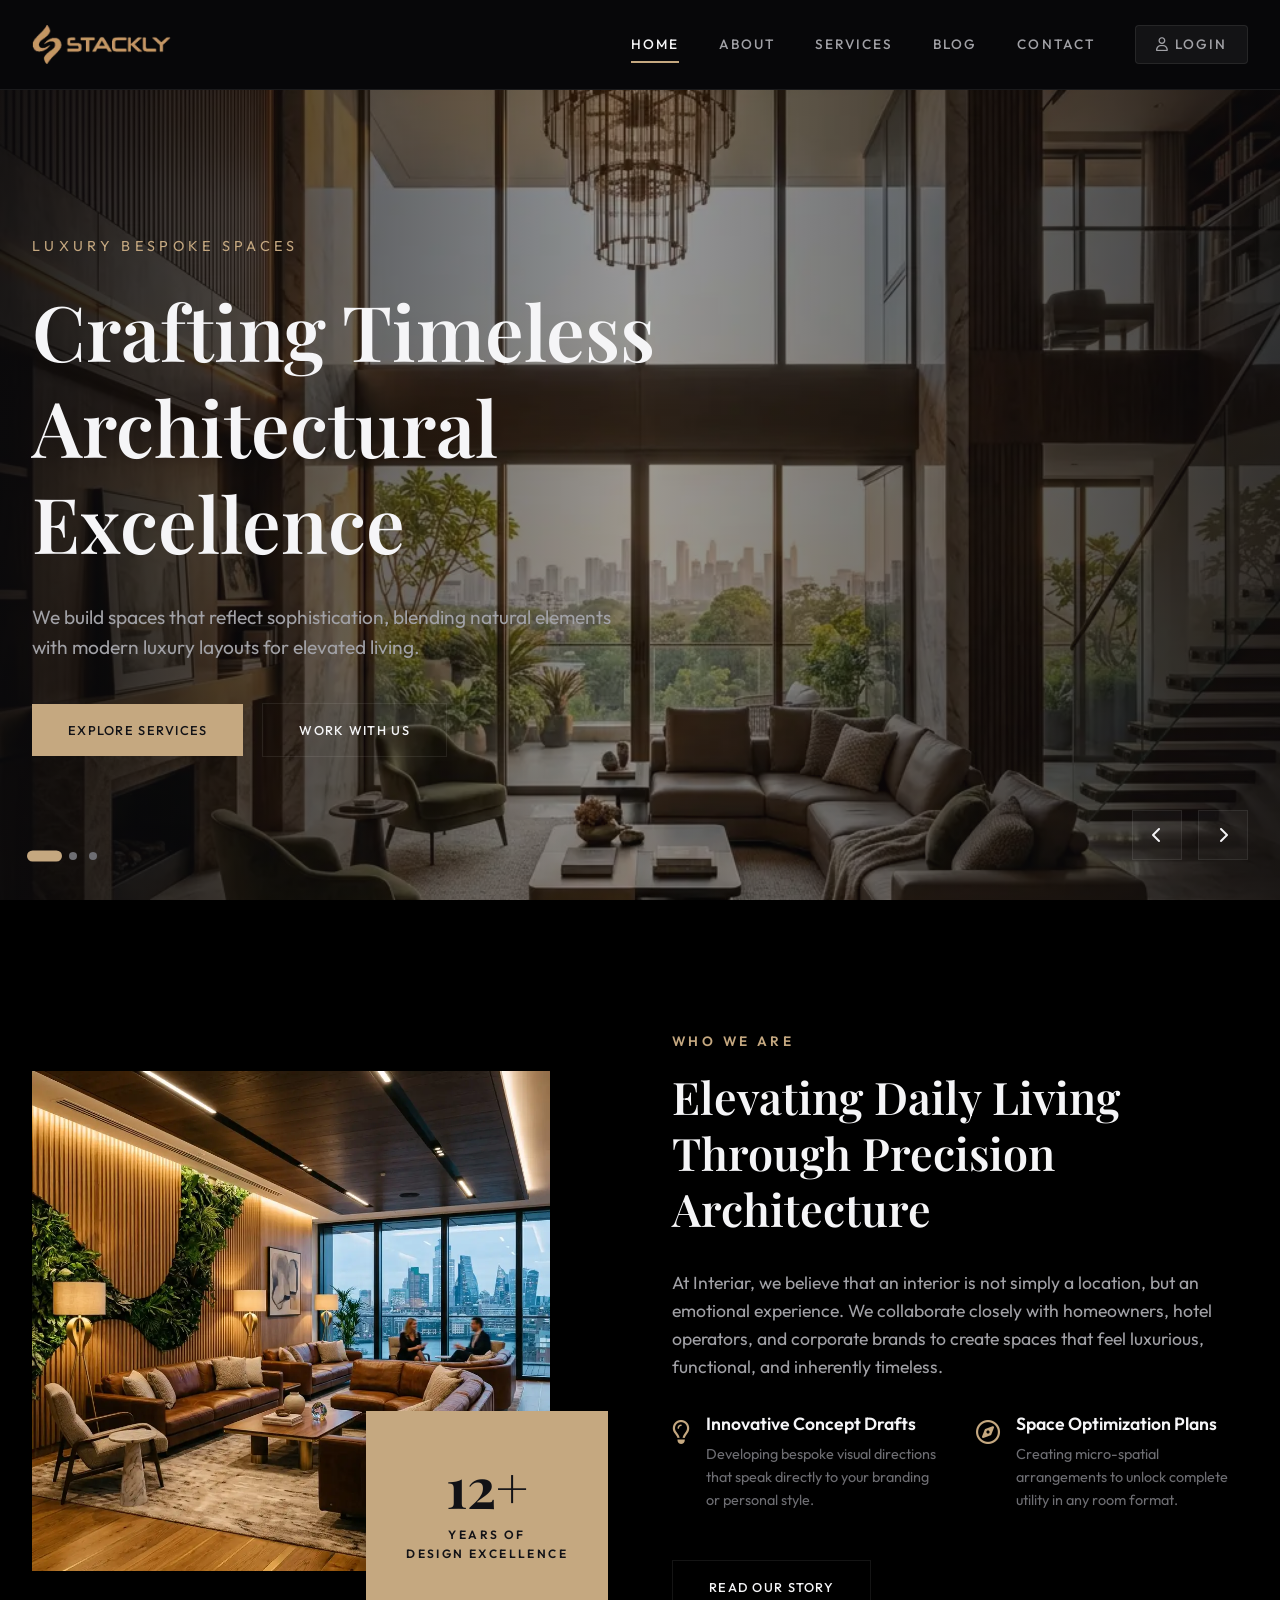
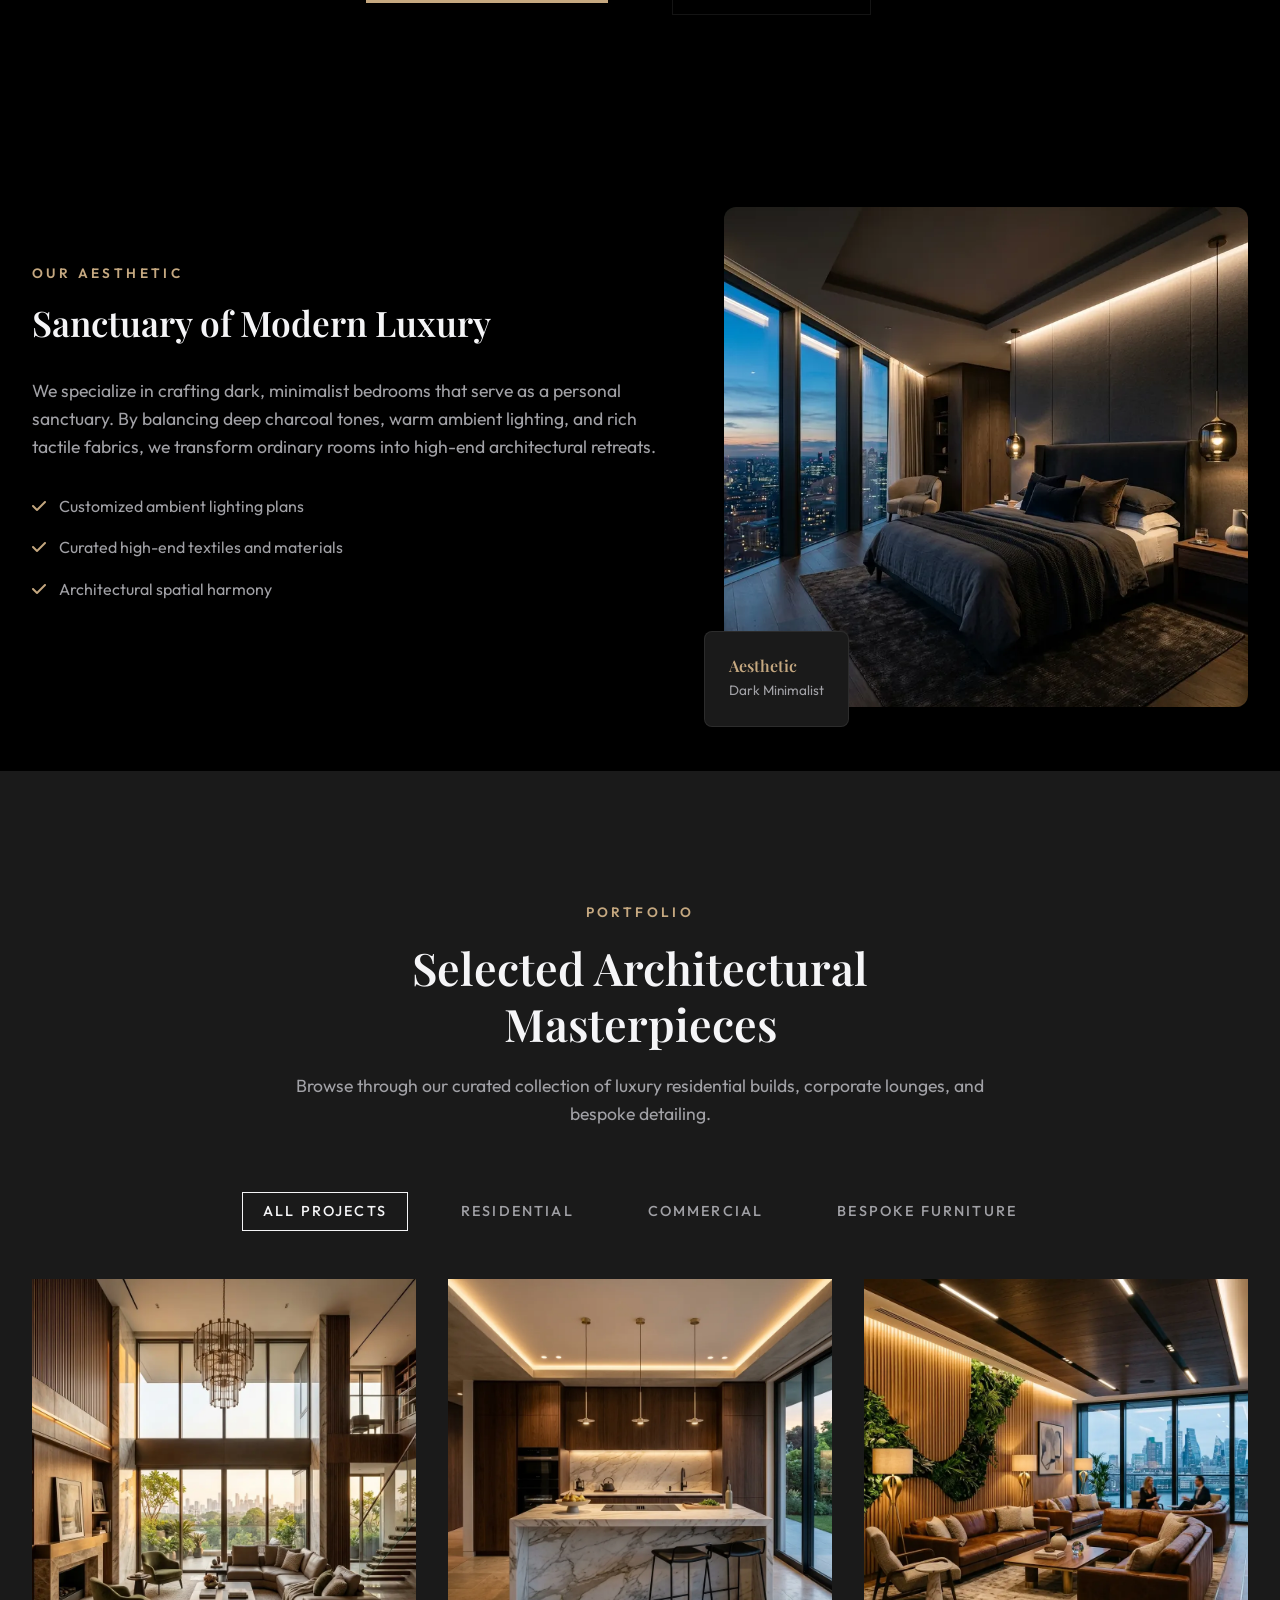
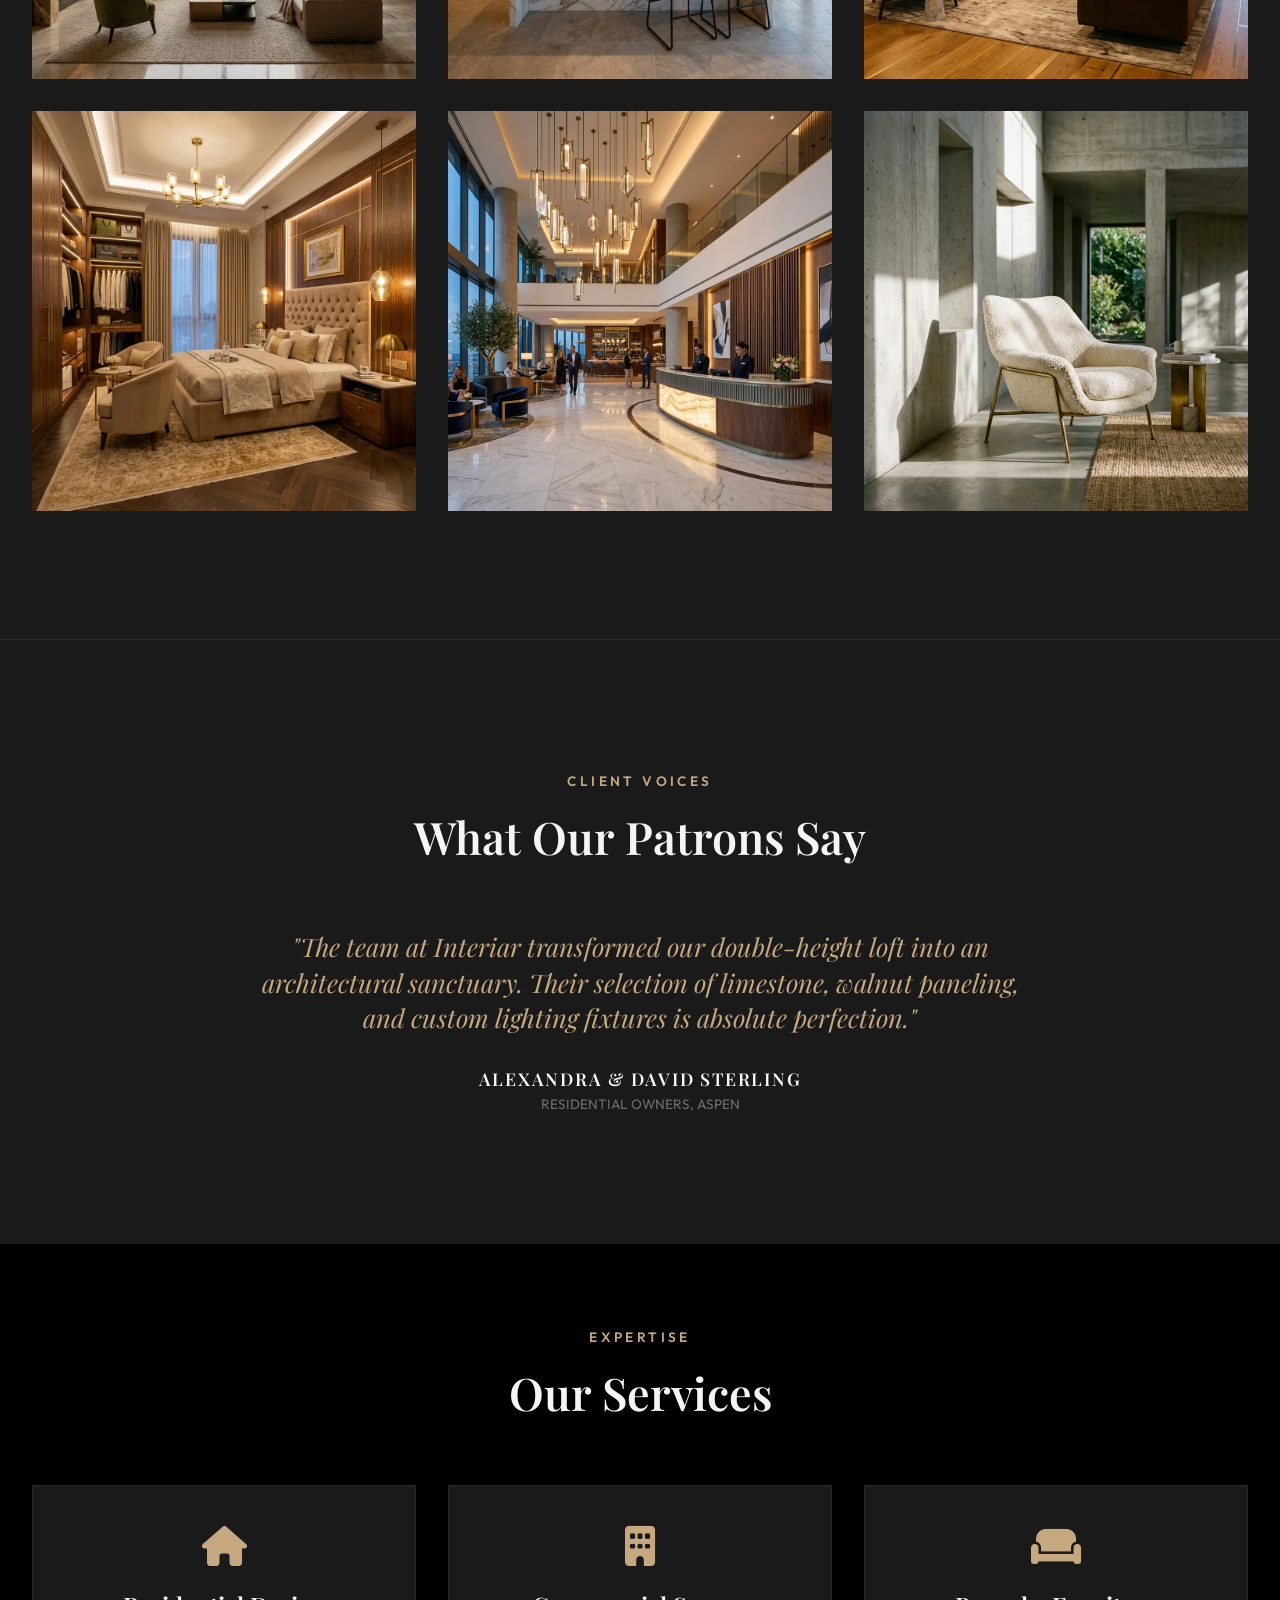
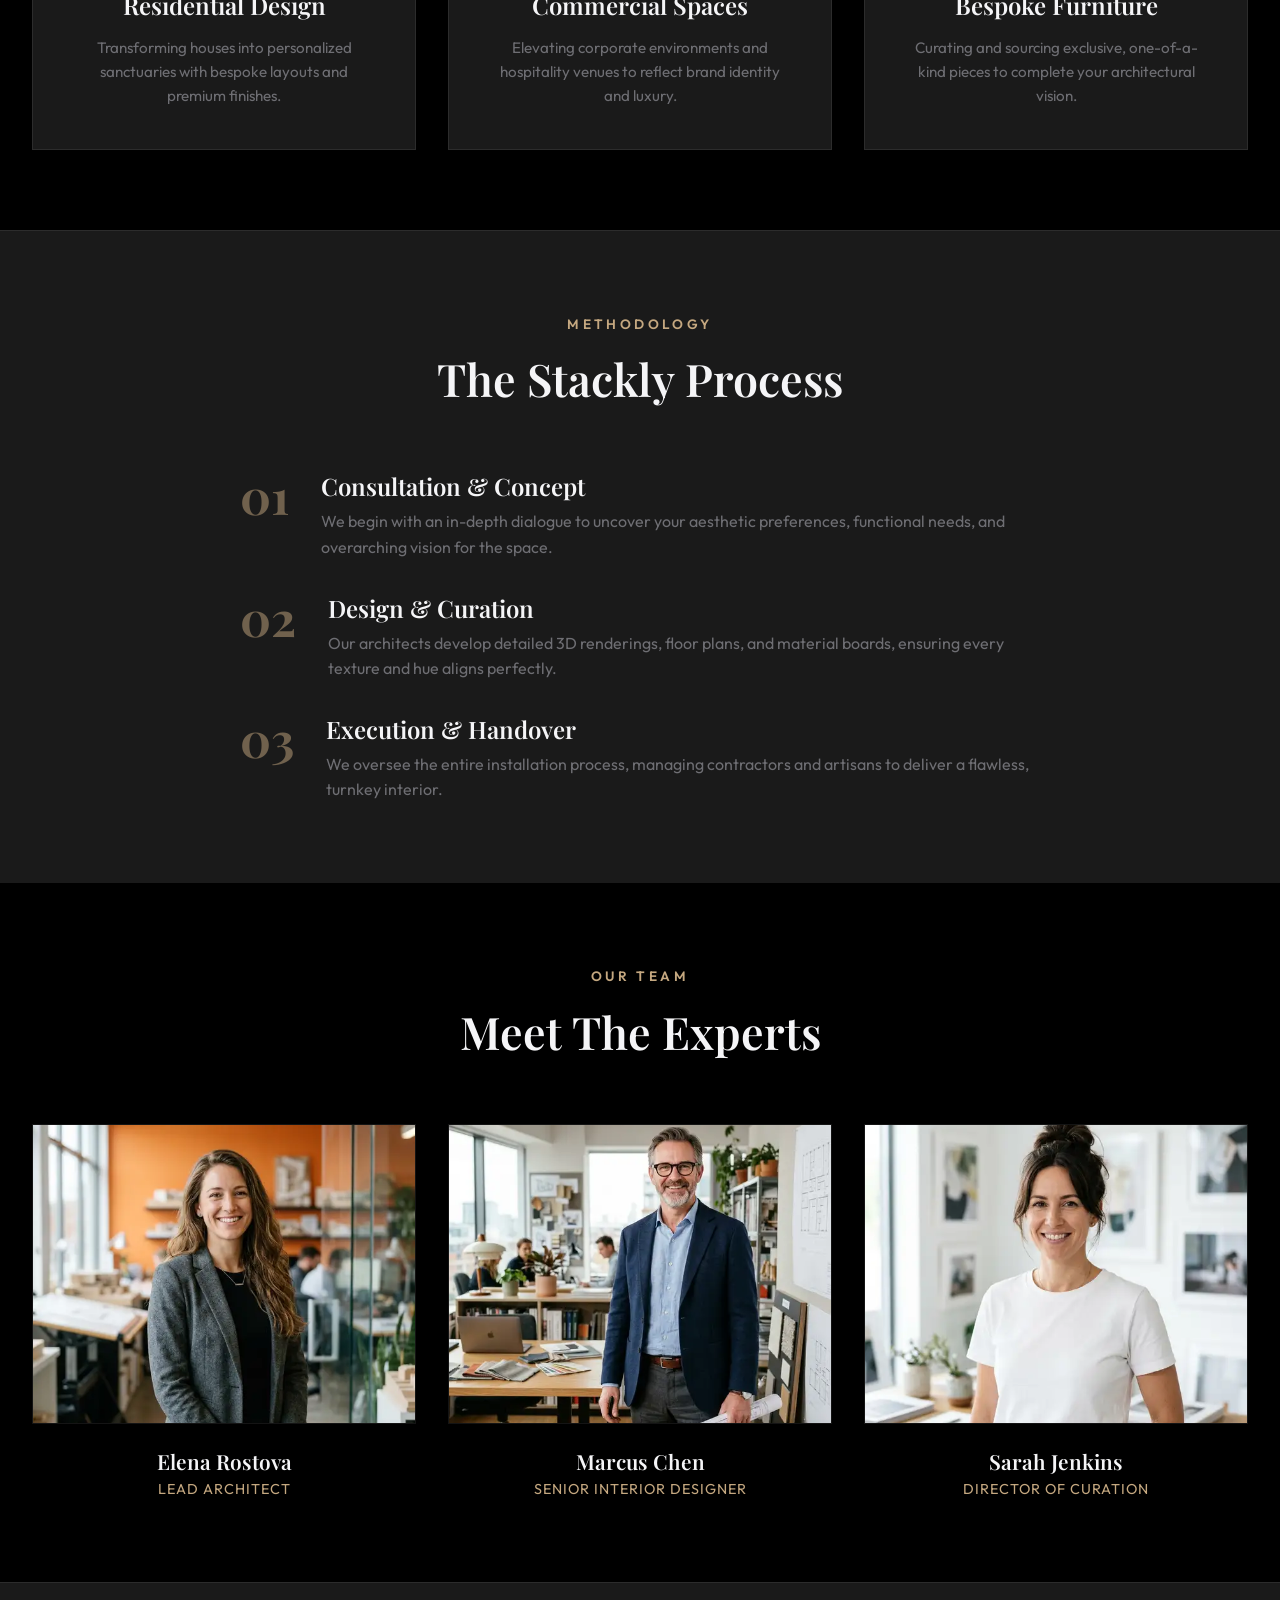
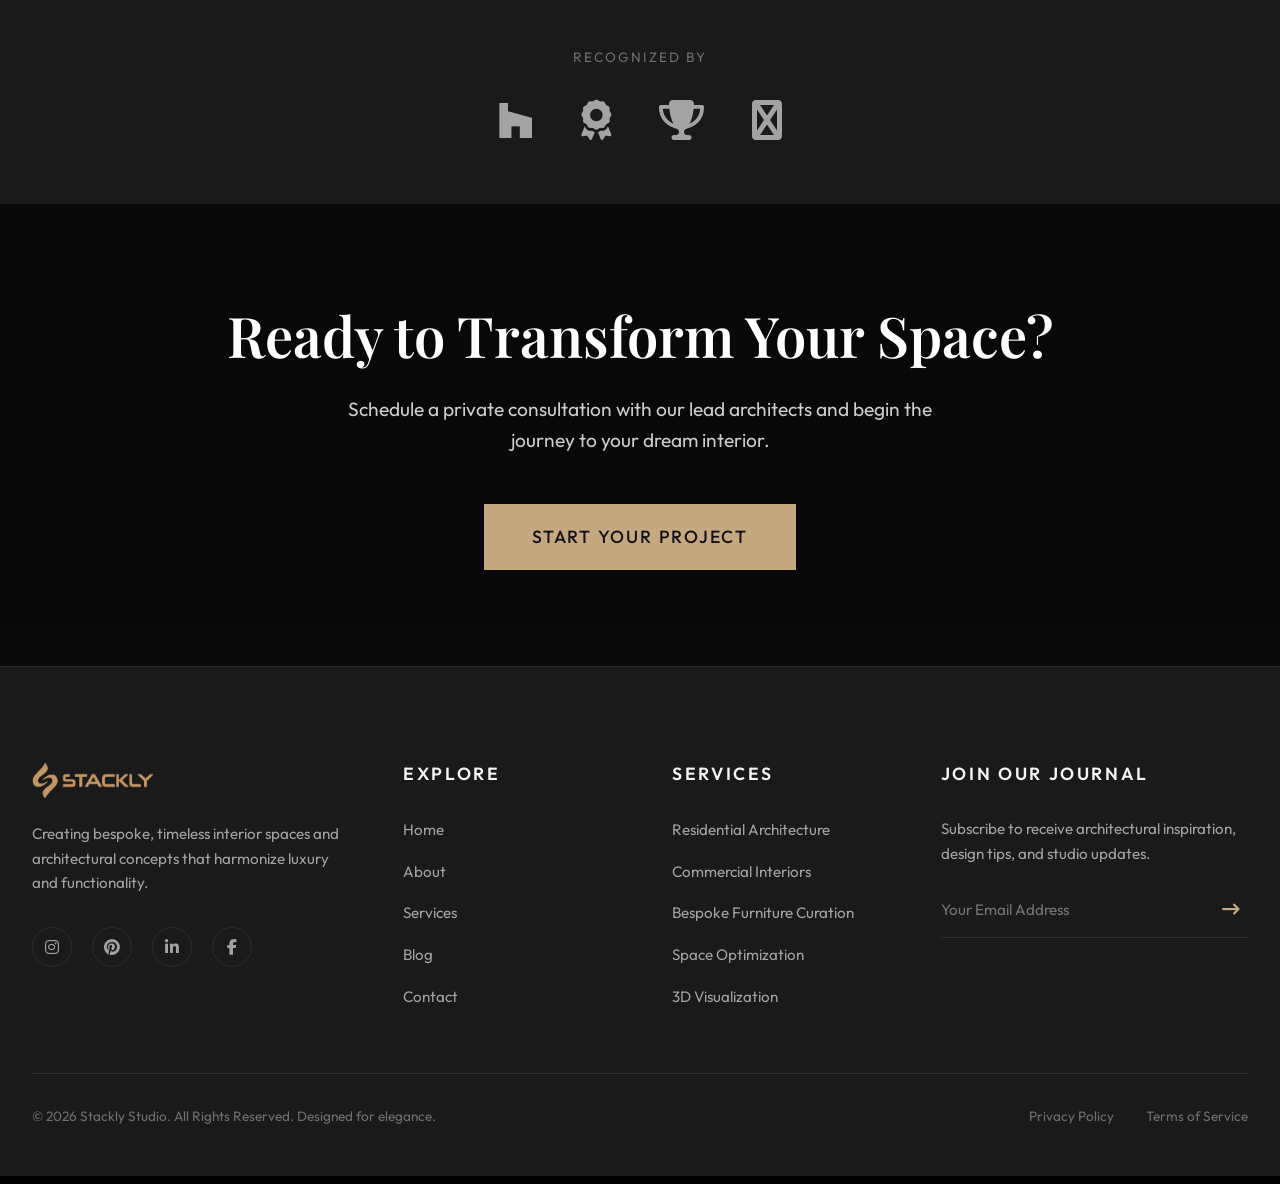
<file: index.html>
<!DOCTYPE html>
<html lang="en">
<head>
    <meta charset="UTF-8">
    <meta name="viewport" content="width=device-width, initial-scale=1.0">
    <title>Stackly | Premium Interior Design & Architecture Studio</title>
    <!-- Google Fonts -->
    <link rel="preconnect" href="https://fonts.googleapis.com">
    <link rel="preconnect" href="https://fonts.gstatic.com" crossorigin>
    <link href="https://fonts.googleapis.com/css2?family=Outfit:wght@300;400;500;600;700&family=Playfair+Display:ital,wght@0,400;0,600;0,700;1,400&display=swap" rel="stylesheet">
    <!-- FontAwesome for Icons -->
    <link rel="stylesheet" href="https://cdnjs.cloudflare.com/ajax/libs/font-awesome/6.4.0/css/all.min.css">
    <!-- Custom Style Sheet -->
    <link rel="stylesheet" href="style.css">
    <!-- AOS CSS -->
    <link href="https://unpkg.com/aos@2.3.1/dist/aos.css" rel="stylesheet">
</head>
<body class="dark-theme">
    <!-- Page Loader Animation -->
    <div id="loader" class="loader-container">
        <img src="assets/logo.webp" alt="Stackly Logo" class="loader-logo">
        <div class="loader-spinner"></div>
    </div>

    <!-- Navigation Header -->
    <header class="main-header">
        <div class="header-container">
            <a href="index.html" class="logo">
                <img src="assets/logo.webp" alt="Stackly" class="brand-logo-img" style="height: 40px; width: auto; object-fit: contain;">
            </a>

            <!-- Desktop Nav Links -->
            <nav class="nav-menu" id="nav-menu">
                <a href="index.html" class="nav-link active" data-page="home">Home</a>
                <a href="about.html" class="nav-link" data-page="about">About</a>
                <a href="service.html" class="nav-link" data-page="services">Services</a>
                <a href="blog.html" class="nav-link" data-page="blog">Blog</a>
                <a href="contact.html" class="nav-link" data-page="contact">Contact</a>
                <a href="login.html" class="nav-link nav-btn-login" data-page="login"><i class="fa-regular fa-user"></i> Login</a>
            </nav>

          
                <!-- Mobile Burger Menu -->
                <button class="burger-menu" id="burger-menu" aria-label="Toggle Menu">
                    <span class="bar"></span>
                    <span class="bar"></span>
                    <span class="bar"></span>
                </button>
            </div>
        </div>
    </header>

    <!-- Main Content: Home Page Layout -->
    <main id="app-content" class="fade-in-section">
        <!-- Hero Image Slider -->
        <section data-aos="fade-up" class="hero-slider-container">
            <div class="hero-slide active" data-slide="0">
                <div class="hero-slide-bg" style="background-image: url('assets/hero_living.webp')"></div>
                <div class="hero-slide-overlay"></div>
                <div class="container">
                    <div class="hero-slide-content">
                        <span class="hero-slide-tag">Luxury Bespoke Spaces</span>
                        <h1 class="hero-slide-title">Crafting Timeless Architectural Excellence</h1>
                        <p class="hero-slide-desc">We build spaces that reflect sophistication, blending natural elements with modern luxury layouts for elevated living.</p>
                        <div class="hero-slide-cta">
                            <a href="404.html" class="btn btn-primary">Explore Services</a>
                            <a href="404.html" class="btn btn-secondary" style="margin-left: 1rem;">Work With Us</a>
                        </div>
                    </div>
                </div>
            </div>
            
            <div class="hero-slide" data-slide="1">
                <div class="hero-slide-bg" style="background-image: url('assets/hero_kitchen.webp')"></div>
                <div class="hero-slide-overlay"></div>
                <div class="container">
                    <div class="hero-slide-content">
                        <span class="hero-slide-tag">Detail-Oriented Design</span>
                        <h1 class="hero-slide-title">Monolithic Kitchens & Spatial Functionality</h1>
                        <p class="hero-slide-desc">Discover the harmony of marble islands, integrated kitchen layouts, and customized millwork curated to perfection.</p>
                        <div class="hero-slide-cta">
                            <a href="404.html" class="btn btn-primary">Our Studio Philosophy</a>
                            <a href="404.html" class="btn btn-secondary" style="margin-left: 1rem;">Free Estimate</a>
                        </div>
                    </div>
                </div>
            </div>
            
            <div class="hero-slide" data-slide="2">
                <div class="hero-slide-bg" style="background-image: url('assets/hero_office.webp')"></div>
                <div class="hero-slide-overlay"></div>
                <div class="container">
                    <div class="hero-slide-content">
                        <span class="hero-slide-tag">Commercial Biophilic Lounges</span>
                        <h1 class="hero-slide-title">Workspaces that Foster Creative Output</h1>
                        <p class="hero-slide-desc">Integrating warm textures, organic configurations, and ambient light schedules into modern corporate environments.</p>
                        <div class="hero-slide-cta">
                            <a href="404.html" class="btn btn-primary">See Portfolio</a>
                            <a href="404.html" class="btn btn-secondary" style="margin-left: 1rem;">Let's Talk</a>
                        </div>
                    </div>
                </div>
            </div>

            <!-- Dots Indicator Navigation -->
            <div class="hero-slider-dots">
                <div class="hero-dot active" data-slide="0"></div>
                <div class="hero-dot" data-slide="1"></div>
                <div class="hero-dot" data-slide="2"></div>
            </div>

            <!-- Navigation Buttons -->
            <div class="hero-slider-nav">
                <button class="hero-slider-btn prev-btn" aria-label="Previous Slide"><i class="fa-solid fa-chevron-left"></i></button>
                <button class="hero-slider-btn next-btn" aria-label="Next Slide"><i class="fa-solid fa-chevron-right"></i></button>
            </div>
        </section>

        <!-- Studio Introduction Summary -->
        <section data-aos="fade-up" class="home-intro">
            <div class="container">
                <div class="intro-grid">
                    <div class="intro-image-container">
                        <img src="assets/hero_office.webp" alt="Studio Workspace" class="intro-image">
                        <div class="intro-experience-badge">
                            <h3>12+</h3>
                            <p>Years of<br>Design Excellence</p>
                        </div>
                    </div>
                    
                    <div class="intro-text-container">
                        <span class="intro-text-tag">Who We Are</span>
                        <h2 class="intro-title">Elevating Daily Living Through Precision Architecture</h2>
                        <p class="intro-desc">At Interiar, we believe that an interior is not simply a location, but an emotional experience. We collaborate closely with homeowners, hotel operators, and corporate brands to create spaces that feel luxurious, functional, and inherently timeless.</p>
                        
                        <div class="intro-features">
                            <div class="intro-feature-item">
                                <div class="intro-feature-icon"><i class="fa-regular fa-lightbulb"></i></div>
                                <div>
                                    <h3 class="intro-feature-title">Innovative Concept Drafts</h3>
                                    <p class="intro-feature-desc">Developing bespoke visual directions that speak directly to your branding or personal style.</p>
                                </div>
                            </div>
                            <div class="intro-feature-item">
                                <div class="intro-feature-icon"><i class="fa-regular fa-compass"></i></div>
                                <div>
                                    <h3 class="intro-feature-title">Space Optimization Plans</h3>
                                    <p class="intro-feature-desc">Creating micro-spatial arrangements to unlock complete utility in any room format.</p>
                                </div>
                            </div>
                        </div>

                        <a href="404.html" class="btn btn-secondary">Read Our Story</a>
                    </div>
                </div>
            </div>
        </section>

        <!-- Signature Aesthetics Section -->
        <section data-aos="fade-up" class="home-intro" style="background-color: var(--bg-primary); padding: 4rem 0;">
            <div class="container">
                <div class="intro-grid" style="grid-template-columns: 1.2fr 1fr; gap: 4rem;">
                    <div class="intro-text-container" style="display: flex; flex-direction: column; justify-content: center;">
                        <span class="intro-text-tag">Our Aesthetic</span>
                        <h2 class="intro-title" style="font-size: 2.2rem;">Sanctuary of Modern Luxury</h2>
                        <p class="intro-desc">We specialize in crafting dark, minimalist bedrooms that serve as a personal sanctuary. By balancing deep charcoal tones, warm ambient lighting, and rich tactile fabrics, we transform ordinary rooms into high-end architectural retreats.</p>
                        <ul style="list-style: none; padding: 0; margin-bottom: 2rem;">
                            <li style="margin-bottom: 1rem; color: var(--text-secondary);"><i class="fa-solid fa-check" style="color: var(--accent); margin-right: 10px;"></i> Customized ambient lighting plans</li>
                            <li style="margin-bottom: 1rem; color: var(--text-secondary);"><i class="fa-solid fa-check" style="color: var(--accent); margin-right: 10px;"></i> Curated high-end textiles and materials</li>
                            <li style="margin-bottom: 1rem; color: var(--text-secondary);"><i class="fa-solid fa-check" style="color: var(--accent); margin-right: 10px;"></i> Architectural spatial harmony</li>
                        </ul>
                    </div>
                    
                    <div class="intro-image-container" style="position: relative;">
                        <img src="assets/home_section_bedroom.webp" alt="Luxury Modern Bedroom Design" class="intro-image" style="border-radius: 12px; width: 100%; box-shadow: 0 20px 40px rgba(0,0,0,0.4);">
                        <div style="position: absolute; bottom: -20px; left: -20px; background: var(--bg-secondary); padding: 1.5rem; border: 1px solid var(--border-color); border-radius: 8px;">
                            <h4 style="font-family: var(--font-heading); color: var(--accent); margin-bottom: 0.25rem;">Aesthetic</h4>
                            <p style="font-size: 0.85rem; color: var(--text-secondary); margin: 0;">Dark Minimalist</p>
                        </div>
                    </div>
                </div>
            </div>
        </section>

        <!-- Filterable Projects Gallery -->
        <section data-aos="fade-up" class="projects-gallery">
            <div class="container">
                <div class="section-header">
                    <span class="section-tag">Portfolio</span>
                    <h2 class="section-title">Selected Architectural Masterpieces</h2>
                    <p class="section-desc">Browse through our curated collection of luxury residential builds, corporate lounges, and bespoke detailing.</p>
                </div>

                <!-- Gallery filter tabs -->
                <div class="filter-tabs">
                    <button class="filter-tab active" data-filter="all">All Projects</button>
                    <button class="filter-tab" data-filter="residential">Residential</button>
                    <button class="filter-tab" data-filter="commercial">Commercial</button>
                    <button class="filter-tab" data-filter="furniture">Bespoke Furniture</button>
                </div>

                <!-- Projects grid -->
                <div class="gallery-grid" id="gallery-grid">
                    <div class="project-card" data-category="residential">
                        <img src="assets/hero_living.webp" alt="Obsidian Living Space" class="project-card-image">
                        <div class="project-card-overlay">
                            <span class="project-tag">Interior Architecture</span>
                            <h3 class="project-title">Obsidian Living Space</h3>
                            <a href="404.html" class="project-link-btn">Inquire Project <i class="fa-solid fa-arrow-right-long"></i></a>
                        </div>
                    </div>
                    <div class="project-card" data-category="residential">
                        <img src="assets/hero_kitchen.webp" alt="Monolithic Kitchen" class="project-card-image">
                        <div class="project-card-overlay">
                            <span class="project-tag">Kitchen Design</span>
                            <h3 class="project-title">Monolithic Kitchen</h3>
                            <a href="404.html" class="project-link-btn">Inquire Project <i class="fa-solid fa-arrow-right-long"></i></a>
                        </div>
                    </div>
                    <div class="project-card" data-category="commercial">
                        <img src="assets/hero_office.webp" alt="Biophilic Office Lounge" class="project-card-image">
                        <div class="project-card-overlay">
                            <span class="project-tag">Workspace Planning</span>
                            <h3 class="project-title">Biophilic Office Lounge</h3>
                            <a href="404.html" class="project-link-btn">Inquire Project <i class="fa-solid fa-arrow-right-long"></i></a>
                        </div>
                    </div>
                    <div class="project-card" data-category="residential">
                        <img src="assets/project_res1.webp" alt="Gilded Master Suite" class="project-card-image">
                        <div class="project-card-overlay">
                            <span class="project-tag">Bedroom Interior</span>
                            <h3 class="project-title">Gilded Master Suite</h3>
                            <a href="404.html" class="project-link-btn">Inquire Project <i class="fa-solid fa-arrow-right-long"></i></a>
                        </div>
                    </div>
                    <div class="project-card" data-category="commercial">
                        <img src="assets/project_com1.webp" alt="The Canopy Lobby" class="project-card-image">
                        <div class="project-card-overlay">
                            <span class="project-tag">Hospitality Design</span>
                            <h3 class="project-title">The Canopy Lobby</h3>
                            <a href="404.html" class="project-link-btn">Inquire Project <i class="fa-solid fa-arrow-right-long"></i></a>
                        </div>
                    </div>
                    <div class="project-card" data-category="furniture">
                        <img src="assets/project_fur1.webp" alt="Boucle Curated Chair" class="project-card-image">
                        <div class="project-card-overlay">
                            <span class="project-tag">Bespoke Curation</span>
                            <h3 class="project-title">Boucle Curated Chair</h3>
                            <a href="404.html" class="project-link-btn">Inquire Project <i class="fa-solid fa-arrow-right-long"></i></a>
                        </div>
                    </div>
                </div>
            </div>
        </section>

        <!-- Testimonial Section -->
        <section data-aos="fade-up" class="home-intro" style="background-color: var(--bg-secondary); border-top: 1px solid var(--border-color);">
            <div class="container">
                <div class="section-header">
                    <span class="section-tag">Client Voices</span>
                    <h2 class="section-title">What Our Patrons Say</h2>
                </div>
                
                <div class="testimonial-slider-container" style="max-width: 800px; margin: 0 auto; text-align: center;">
                    <div class="testimonial-slide active-slide" style="opacity: 1; transition: opacity var(--transition-smooth);">
                        <p class="testimonial-quote" style="font-family: var(--font-heading); font-size: 1.6rem; font-style: italic; color: var(--accent); margin-bottom: 2rem; line-height: 1.4;">
                            "The team at Interiar transformed our double-height loft into an architectural sanctuary. Their selection of limestone, walnut paneling, and custom lighting fixtures is absolute perfection."
                        </p>
                        <h4 style="font-size: 1.1rem; text-transform: uppercase; letter-spacing: 0.1em; margin-bottom: 0.25rem;">Alexandra & David Sterling</h4>
                        <p style="color: var(--text-muted); font-size: 0.85rem; text-transform: uppercase;">Residential Owners, Aspen</p>
                    </div>
                </div>
            </div>
        </section>

        <!-- 5. Services Overview Section -->
        <section data-aos="fade-up" class="services-overview" style="padding: 5rem 0;">
            <div class="container">
                <div class="section-header" style="text-align: center;">
                    <span class="section-tag">Expertise</span>
                    <h2 class="section-title">Our Services</h2>
                </div>
                <div style="display: grid; grid-template-columns: repeat(auto-fit, minmax(280px, 1fr)); gap: 2rem; margin-top: 3rem;">
                    <div style="padding: 2.5rem; background: var(--bg-secondary); border: 1px solid var(--border-color); text-align: center; transition: transform 0.3s ease;">
                        <i class="fa-solid fa-house" style="font-size: 2.5rem; color: var(--accent); margin-bottom: 1.5rem;"></i>
                        <h3 style="margin-bottom: 1rem; font-family: var(--font-heading); font-size: 1.5rem;">Residential Design</h3>
                        <p style="color: var(--text-muted); font-size: 0.95rem; line-height: 1.6;">Transforming houses into personalized sanctuaries with bespoke layouts and premium finishes.</p>
                    </div>
                    <div style="padding: 2.5rem; background: var(--bg-secondary); border: 1px solid var(--border-color); text-align: center; transition: transform 0.3s ease;">
                        <i class="fa-solid fa-building" style="font-size: 2.5rem; color: var(--accent); margin-bottom: 1.5rem;"></i>
                        <h3 style="margin-bottom: 1rem; font-family: var(--font-heading); font-size: 1.5rem;">Commercial Spaces</h3>
                        <p style="color: var(--text-muted); font-size: 0.95rem; line-height: 1.6;">Elevating corporate environments and hospitality venues to reflect brand identity and luxury.</p>
                    </div>
                    <div style="padding: 2.5rem; background: var(--bg-secondary); border: 1px solid var(--border-color); text-align: center; transition: transform 0.3s ease;">
                        <i class="fa-solid fa-couch" style="font-size: 2.5rem; color: var(--accent); margin-bottom: 1.5rem;"></i>
                        <h3 style="margin-bottom: 1rem; font-family: var(--font-heading); font-size: 1.5rem;">Bespoke Furniture</h3>
                        <p style="color: var(--text-muted); font-size: 0.95rem; line-height: 1.6;">Curating and sourcing exclusive, one-of-a-kind pieces to complete your architectural vision.</p>
                    </div>
                </div>
            </div>
        </section>

        <!-- 6. Design Process Section -->
        <section data-aos="fade-up" class="design-process" style="background-color: var(--bg-secondary); padding: 5rem 0; border-top: 1px solid var(--border-color);">
            <div class="container">
                <div class="section-header">
                    <span class="section-tag">Methodology</span>
                    <h2 class="section-title">The Stackly Process</h2>
                </div>
                <div style="display: flex; flex-direction: column; gap: 2rem; max-width: 800px; margin: 3rem auto 0 auto;">
                    <div style="display: flex; gap: 2rem; align-items: flex-start;">
                        <div style="font-family: var(--font-heading); font-size: 3rem; color: var(--accent); font-weight: 700; opacity: 0.5; line-height: 1;">01</div>
                        <div>
                            <h3 style="font-size: 1.5rem; margin-bottom: 0.5rem;">Consultation & Concept</h3>
                            <p style="color: var(--text-muted); line-height: 1.6;">We begin with an in-depth dialogue to uncover your aesthetic preferences, functional needs, and overarching vision for the space.</p>
                        </div>
                    </div>
                    <div style="display: flex; gap: 2rem; align-items: flex-start;">
                        <div style="font-family: var(--font-heading); font-size: 3rem; color: var(--accent); font-weight: 700; opacity: 0.5; line-height: 1;">02</div>
                        <div>
                            <h3 style="font-size: 1.5rem; margin-bottom: 0.5rem;">Design & Curation</h3>
                            <p style="color: var(--text-muted); line-height: 1.6;">Our architects develop detailed 3D renderings, floor plans, and material boards, ensuring every texture and hue aligns perfectly.</p>
                        </div>
                    </div>
                    <div style="display: flex; gap: 2rem; align-items: flex-start;">
                        <div style="font-family: var(--font-heading); font-size: 3rem; color: var(--accent); font-weight: 700; opacity: 0.5; line-height: 1;">03</div>
                        <div>
                            <h3 style="font-size: 1.5rem; margin-bottom: 0.5rem;">Execution & Handover</h3>
                            <p style="color: var(--text-muted); line-height: 1.6;">We oversee the entire installation process, managing contractors and artisans to deliver a flawless, turnkey interior.</p>
                        </div>
                    </div>
                </div>
            </div>
        </section>

        <!-- 7. Meet the Experts Section -->
        <section data-aos="fade-up" class="meet-experts" style="padding: 5rem 0;">
            <div class="container">
                <div class="section-header" style="text-align: center;">
                    <span class="section-tag">Our Team</span>
                    <h2 class="section-title">Meet The Experts</h2>
                </div>
                <div style="display: grid; grid-template-columns: repeat(auto-fit, minmax(250px, 1fr)); gap: 2rem; margin-top: 3rem;">
                    <div style="text-align: center;">
                        <img src="assets/team_elena.webp" alt="Lead Architect" style="width: 100%; height: 300px; object-fit: cover; margin-bottom: 1.5rem; border: 1px solid var(--border-color);">
                        <h3 style="font-family: var(--font-heading); font-size: 1.3rem; margin-bottom: 0.3rem;">Elena Rostova</h3>
                        <p style="color: var(--accent); font-size: 0.9rem; text-transform: uppercase; letter-spacing: 1px;">Lead Architect</p>
                    </div>
                    <div style="text-align: center;">
                        <img src="assets/team_marcus.webp" alt="Interior Designer" style="width: 100%; height: 300px; object-fit: cover; margin-bottom: 1.5rem; border: 1px solid var(--border-color);">
                        <h3 style="font-family: var(--font-heading); font-size: 1.3rem; margin-bottom: 0.3rem;">Marcus Chen</h3>
                        <p style="color: var(--accent); font-size: 0.9rem; text-transform: uppercase; letter-spacing: 1px;">Senior Interior Designer</p>
                    </div>
                    <div style="text-align: center;">
                        <img src="assets/team_sarah.webp" alt="Curation Director" style="width: 100%; height: 300px; object-fit: cover; margin-bottom: 1.5rem; border: 1px solid var(--border-color);">
                        <h3 style="font-family: var(--font-heading); font-size: 1.3rem; margin-bottom: 0.3rem;">Sarah Jenkins</h3>
                        <p style="color: var(--accent); font-size: 0.9rem; text-transform: uppercase; letter-spacing: 1px;">Director of Curation</p>
                    </div>
                </div>
            </div>
        </section>

        <!-- 8. Awards Section -->
        <section data-aos="fade-up" class="awards-section" style="background-color: var(--bg-secondary); padding: 4rem 0; border-top: 1px solid var(--border-color);">
            <div class="container" style="text-align: center;">
                <p style="color: var(--text-muted); text-transform: uppercase; letter-spacing: 2px; font-size: 0.85rem; margin-bottom: 2rem;">Recognized By</p>
                <div style="display: flex; justify-content: center; gap: 3rem; flex-wrap: wrap; opacity: 0.6;">
                    <i class="fa-brands fa-houzz" style="font-size: 2.5rem; color: #fff;"></i>
                    <i class="fa-solid fa-award" style="font-size: 2.5rem; color: #fff;"></i>
                    <i class="fa-solid fa-trophy" style="font-size: 2.5rem; color: #fff;"></i>
                    <i class="fa-brands fa-archway" style="font-size: 2.5rem; color: #fff;"></i>
                </div>
            </div>
        </section>

        <!-- 9. Call to Action Section -->
        <section data-aos="fade-up" class="cta-section" style="padding: 6rem 0; background: linear-gradient(rgba(10, 10, 12, 0.8), rgba(10, 10, 12, 0.9)), url('https://images.unsplash.com/photo-1618221195710-dd6b41faaea6?ixlib=rb-4.0.3&auto=format&fit=crop&w=1920&q=80') center center / cover fixed;">
            <div class="container" style="text-align: center;">
                <h2 style="font-family: var(--font-heading); font-size: 3.5rem; color: #fff; margin-bottom: 1.5rem;">Ready to Transform Your Space?</h2>
                <p style="color: rgba(255, 255, 255, 0.8); font-size: 1.2rem; max-width: 600px; margin: 0 auto 3rem auto; line-height: 1.6;">Schedule a private consultation with our lead architects and begin the journey to your dream interior.</p>
                <a href="404.html" class="btn btn-primary" style="font-size: 1.1rem; padding: 1.2rem 3rem;">Start Your Project</a>
            </div>
        </section>
      

    <!-- Footer Section -->
    <footer class="main-footer">
        <div class="footer-container">
            <div class="footer-grid">
                <!-- Brand Info -->
                <div class="footer-col brand-col">
                    <a href="index.html" class="logo footer-logo">
                        <img src="assets/logo.webp" alt="Stackly" class="brand-logo-img" style="height: 35px; width: auto; object-fit: contain;">
                    </a>
                    <p class="brand-desc">Creating bespoke, timeless interior spaces and architectural concepts that harmonize luxury and functionality.</p>
                    <div class="social-links">
                        <a href="404.html" aria-label="Instagram"><i class="fa-brands fa-instagram"></i></a>
                        <a href="404.html" aria-label="Pinterest"><i class="fa-brands fa-pinterest"></i></a>
                        <a href="404.html" aria-label="LinkedIn"><i class="fa-brands fa-linkedin-in"></i></a>
                        <a href="404.html" aria-label="Facebook"><i class="fa-brands fa-facebook-f"></i></a>
                    </div>
                </div>

                <!-- Explore Links -->
                <div class="footer-col links-col">
                    <h3>Explore</h3>
                    <ul class="footer-links">
                        <li><a href="index.html">Home</a></li>
                        <li><a href="about.html">About</a></li>
                        <li><a href="service.html">Services</a></li>
                        <li><a href="blog.html">Blog</a></li>
                        <li><a href="contact.html">Contact</a></li>
                    </ul>
                </div>

                <!-- Services Links -->
                <div class="footer-col links-col">
                    <h3>Services</h3>
                    <ul class="footer-links">
                        <li><a href="404.html">Residential Architecture</a></li>
                        <li><a href="404.html">Commercial Interiors</a></li>
                        <li><a href="404.html">Bespoke Furniture Curation</a></li>
                        <li><a href="404.html">Space Optimization</a></li>
                        <li><a href="404.html">3D Visualization</a></li>
                    </ul>
                </div>

                <!-- Newsletter -->
                <div class="footer-col newsletter-col">
                    <h3>Join Our Journal</h3>
                    <p>Subscribe to receive architectural inspiration, design tips, and studio updates.</p>
                    <form id="footer-newsletter-form" class="newsletter-form">
                        <div class="input-group">
                            <input type="email" placeholder="Your Email Address" required aria-label="Email Address">
                            <button type="submit" class="newsletter-btn"><i class="fa-solid fa-arrow-right-long"></i></button>
                        </div>
                    </form>
                    <div id="newsletter-toast" class="newsletter-toast">Subscribed successfully!</div>
                </div>
            </div>

            <!-- Footer Bottom -->
            <div class="footer-bottom">
                <p>&copy; 2026 Stackly Studio. All Rights Reserved. Designed for elegance.</p>
                <div class="footer-bottom-links">
                    <a href="404.html">Privacy Policy</a>
                    <a href="404.html">Terms of Service</a>
                </div>
            </div>
        </div>
    </footer>

    <!-- App Script -->
    <script src="app.js"></script>
    <!-- AOS JS -->
    <script src="https://unpkg.com/aos@2.3.1/dist/aos.js"></script>
    <script>
        AOS.init({
            duration: 800,
            once: true
        });
    </script>
</body>
</html>
</file>
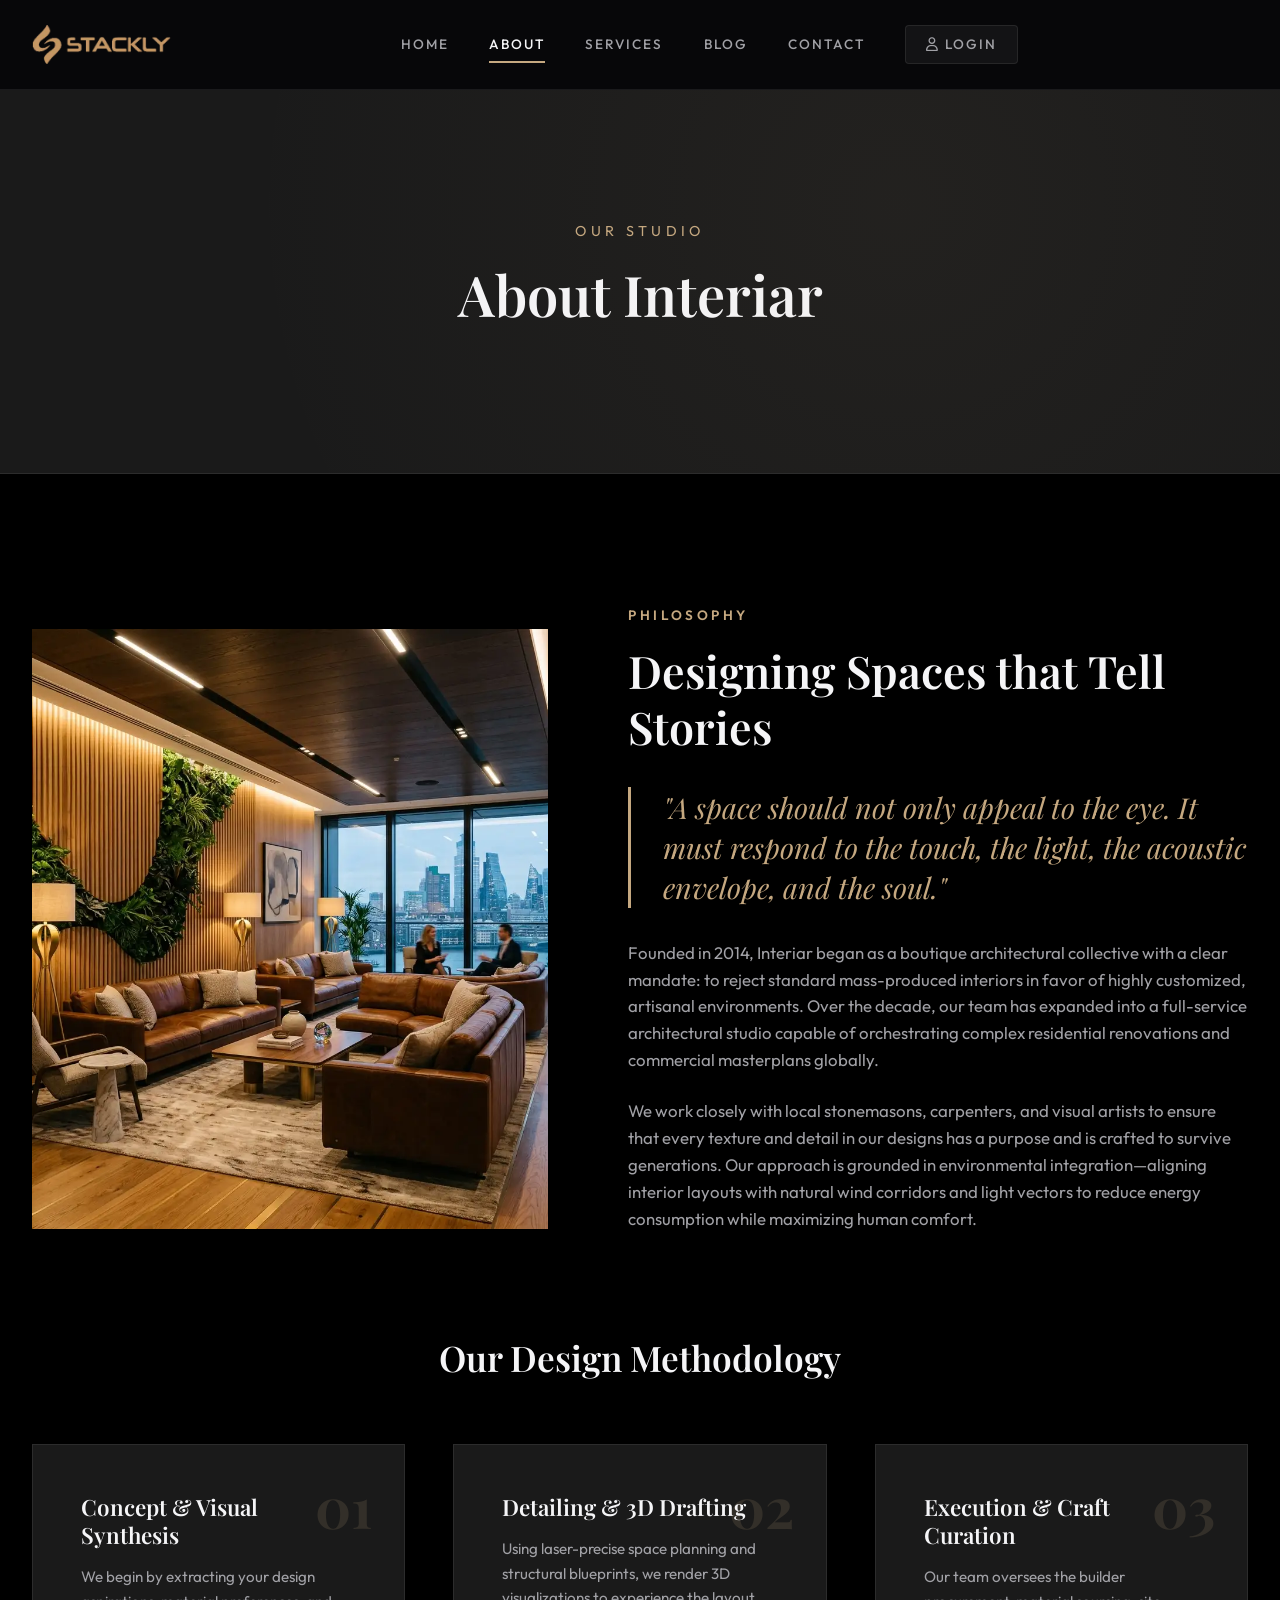
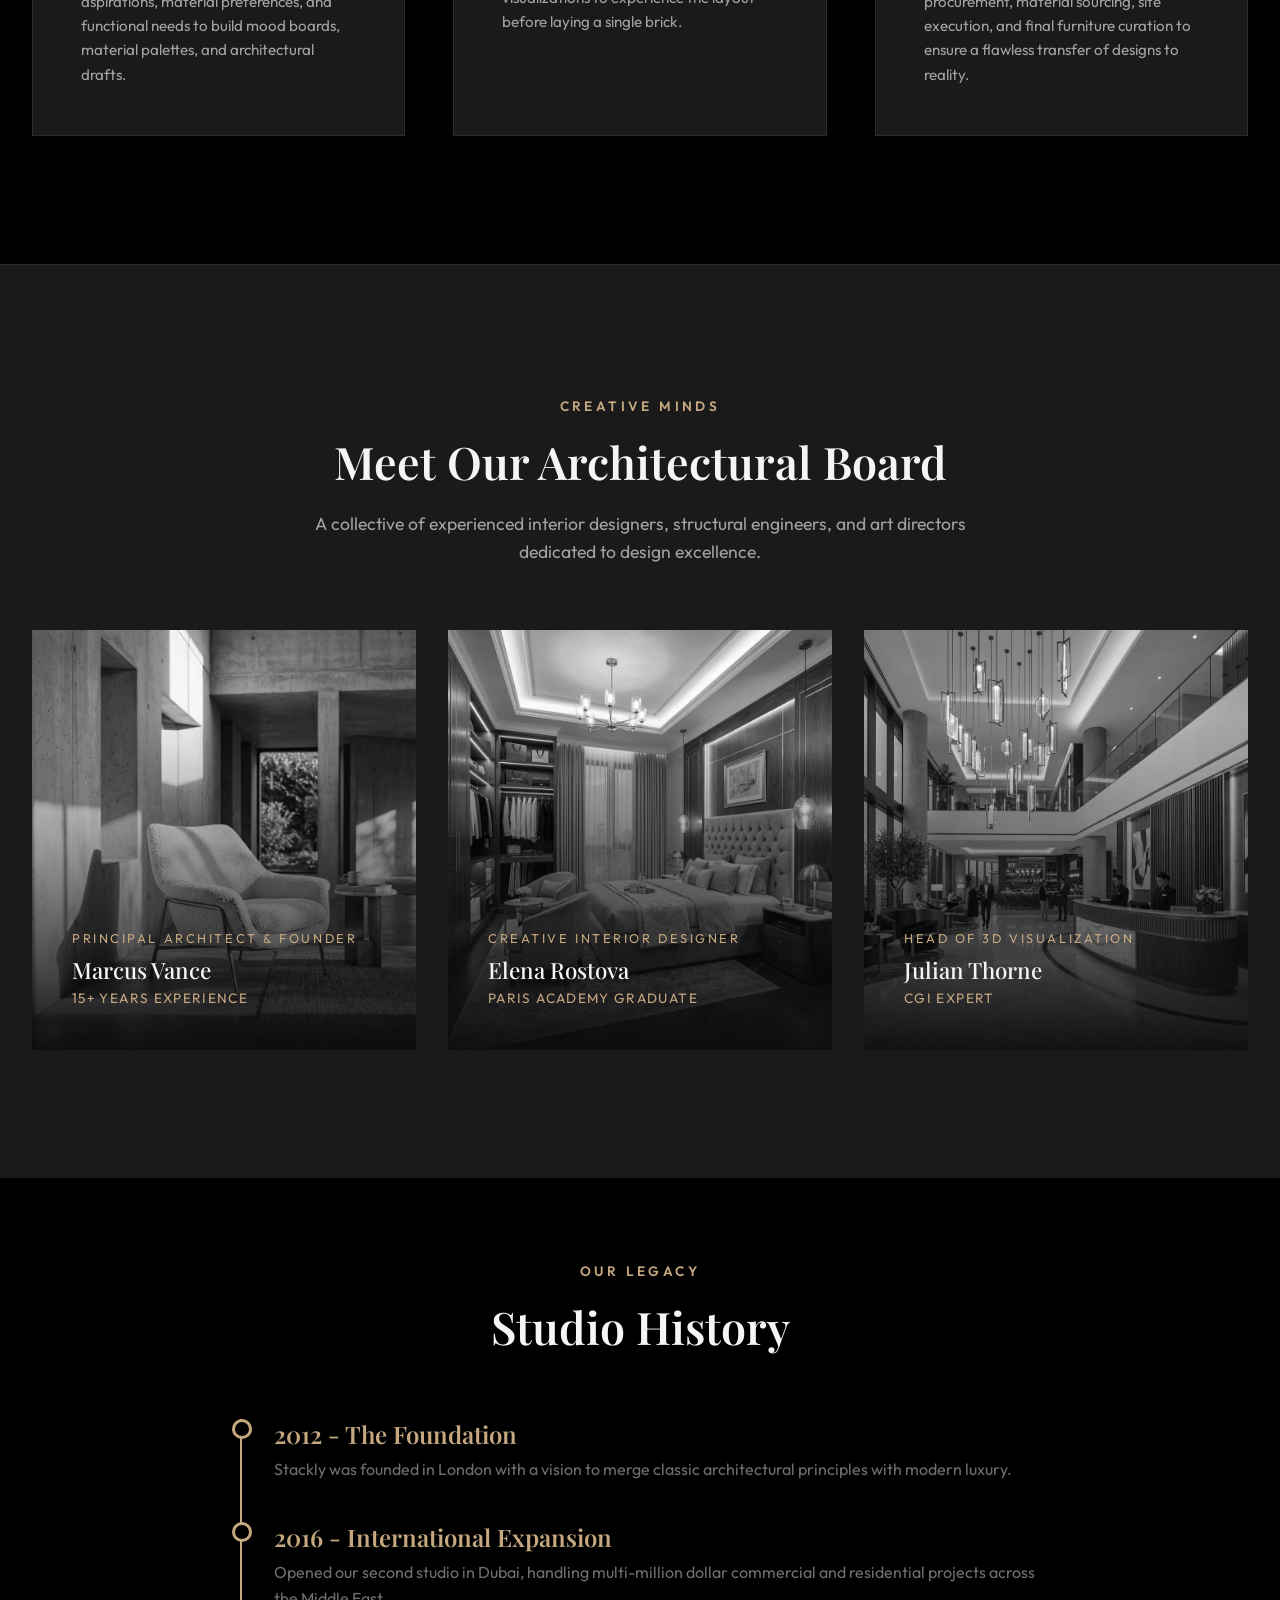
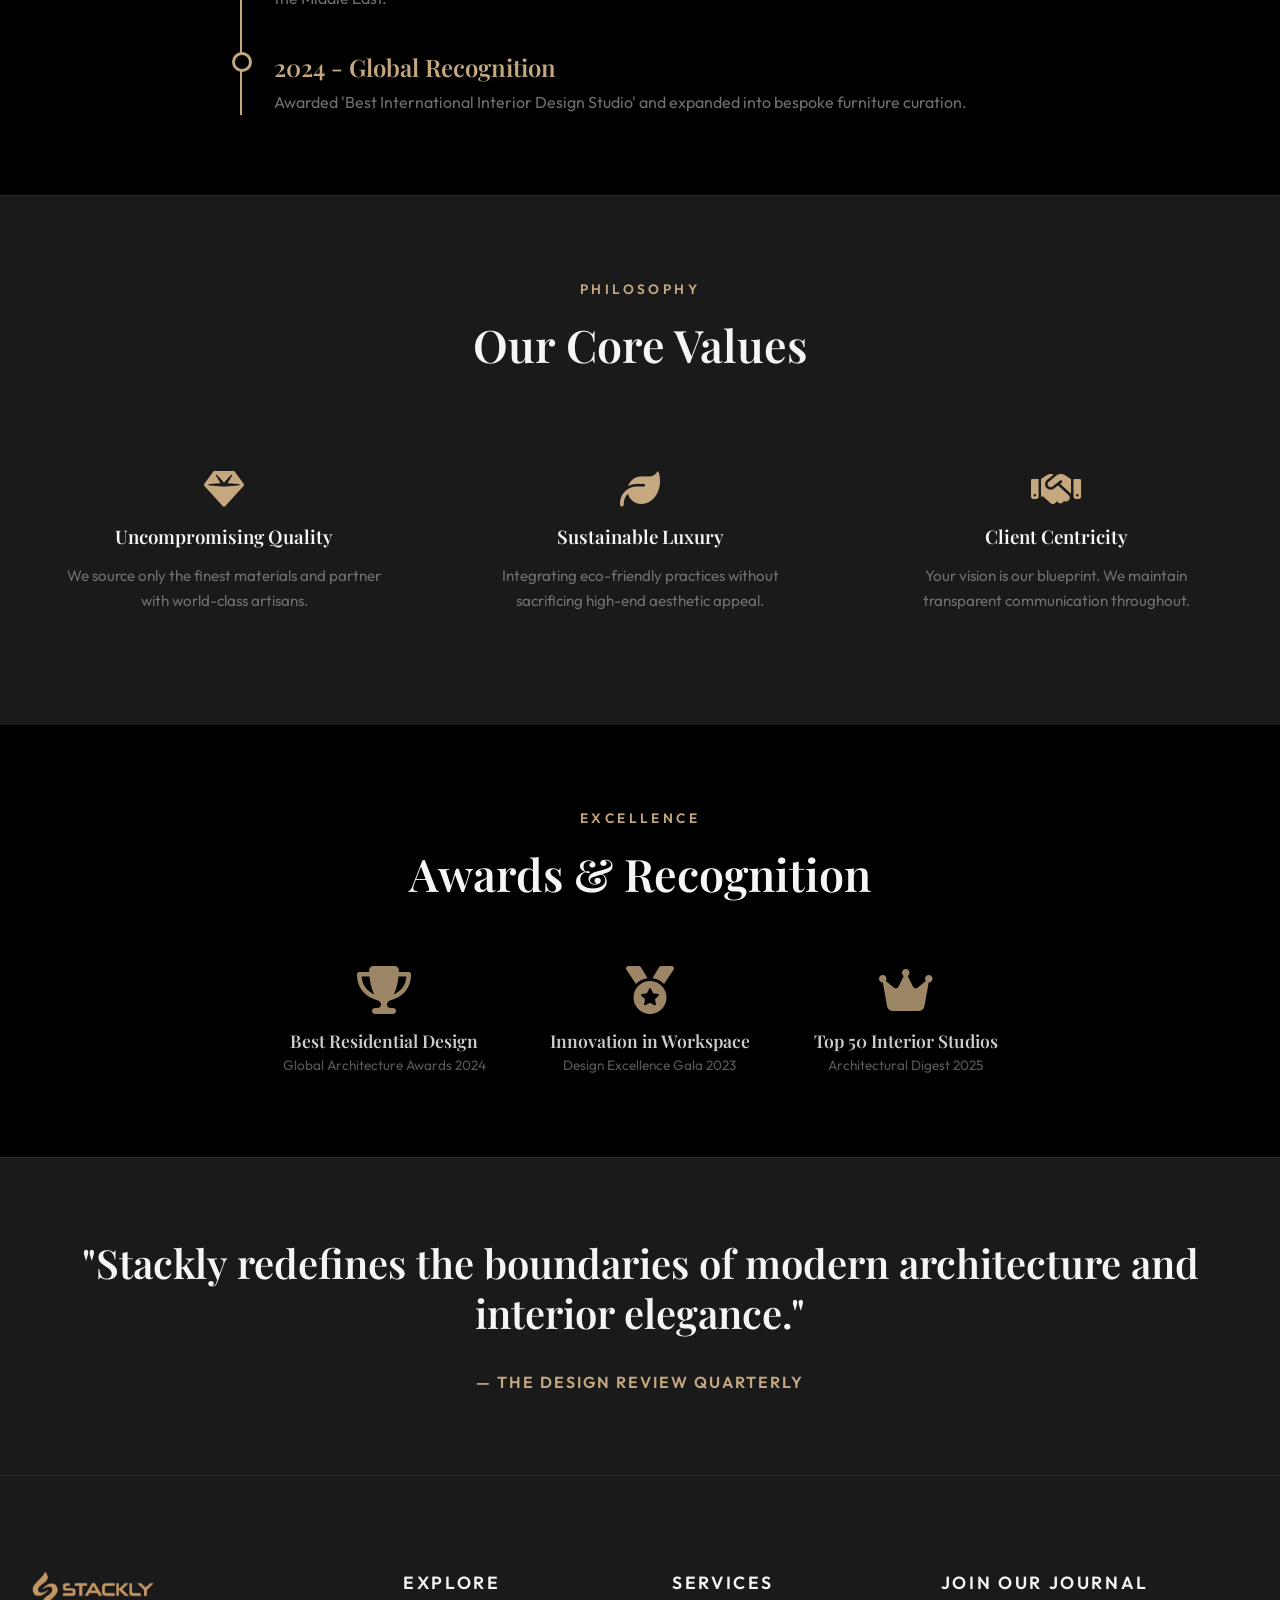
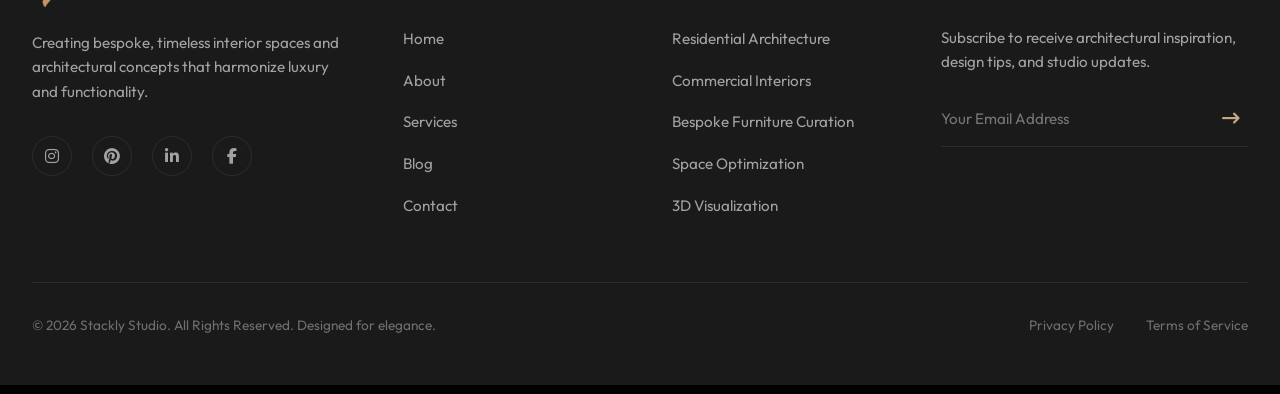
<file: about.html>
<!DOCTYPE html>
<html lang="en">
<head>
    <meta charset="UTF-8">
    <meta name="viewport" content="width=device-width, initial-scale=1.0">
    <title>About Us | Interiar Premium Studio</title>
    <!-- Google Fonts -->
    <link rel="preconnect" href="https://fonts.googleapis.com">
    <link rel="preconnect" href="https://fonts.gstatic.com" crossorigin>
    <link href="https://fonts.googleapis.com/css2?family=Outfit:wght@300;400;500;600;700&family=Playfair+Display:ital,wght@0,400;0,600;0,700;1,400&display=swap" rel="stylesheet">
    <!-- FontAwesome for Icons -->
    <link rel="stylesheet" href="https://cdnjs.cloudflare.com/ajax/libs/font-awesome/6.4.0/css/all.min.css">
    <!-- Custom Style Sheet -->
    <link rel="stylesheet" href="style.css">
    <!-- AOS CSS -->
    <link href="https://unpkg.com/aos@2.3.1/dist/aos.css" rel="stylesheet">
</head>
<body class="dark-theme">
    <!-- Page Loader Animation -->
    <div id="loader" class="loader-container">
        <img src="assets/logo.webp" alt="Stackly Logo" class="loader-logo">
        <div class="loader-spinner"></div>
    </div>

    <!-- Navigation Header -->
    <header class="main-header">
        <div class="header-container">
            <a href="index.html" class="logo">
                <img src="assets/logo.webp" alt="Stackly" class="brand-logo-img" style="height: 40px; width: auto; object-fit: contain;">
            </a>

            <!-- Desktop Nav Links -->
            <nav class="nav-menu" id="nav-menu">
                <a href="index.html" class="nav-link" data-page="home">Home</a>
                <a href="about.html" class="nav-link active" data-page="about">About</a>
                <a href="service.html" class="nav-link" data-page="services">Services</a>
                <a href="blog.html" class="nav-link" data-page="blog">Blog</a>
                <a href="contact.html" class="nav-link" data-page="contact">Contact</a>
                <a href="login.html" class="nav-link nav-btn-login" data-page="login"><i class="fa-regular fa-user"></i> Login</a>
            </nav>

            <div class="header-actions">
               

                <!-- Mobile Burger Menu -->
                <button class="burger-menu" id="burger-menu" aria-label="Toggle Menu">
                    <span class="bar"></span>
                    <span class="bar"></span>
                    <span class="bar"></span>
                </button>
            </div>
        </div>
    </header>

    <!-- Main Content: About Page Layout -->
    <main id="app-content" class="fade-in-section">
        <!-- Subpage Hero Banner -->
        <section data-aos="fade-up" class="page-hero">
            <div class="page-hero-overlay"></div>
            <div class="container">
                <span class="page-hero-tag">Our Studio</span>
                <h1 class="page-hero-title">About Interiar</h1>
                <div class="breadcrumbs">
                   
                </div>
            </div>
        </section>

        <!-- Studio Philosophy Section -->
        <section data-aos="fade-up" class="about-philosophy">
            <div class="container">
                <div class="philosophy-grid">
                    <img src="assets/hero_office.webp" alt="Architecture workspace detailing" class="philosophy-image">
                    
                    <div class="philosophy-text-container">
                        <span class="intro-text-tag">Philosophy</span>
                        <h2 class="intro-title">Designing Spaces that Tell Stories</h2>
                        <div class="philosophy-quote">
                            "A space should not only appeal to the eye. It must respond to the touch, the light, the acoustic envelope, and the soul."
                        </div>
                        <div class="philosophy-paragraphs">
                            <p>Founded in 2014, Interiar began as a boutique architectural collective with a clear mandate: to reject standard mass-produced interiors in favor of highly customized, artisanal environments. Over the decade, our team has expanded into a full-service architectural studio capable of orchestrating complex residential renovations and commercial masterplans globally.</p>
                            <p>We work closely with local stonemasons, carpenters, and visual artists to ensure that every texture and detail in our designs has a purpose and is crafted to survive generations. Our approach is grounded in environmental integration—aligning interior layouts with natural wind corridors and light vectors to reduce energy consumption while maximizing human comfort.</p>
                        </div>
                    </div>
                </div>

                <!-- Process Timeline Cards -->
                <div class="process-timeline">
                    <h2 class="process-timeline-title">Our Design Methodology</h2>
                    <div class="timeline-grid">
                        <div class="timeline-card">
                            <div class="timeline-number">01</div>
                            <h3>Concept & Visual Synthesis</h3>
                            <p>We begin by extracting your design aspirations, material preferences, and functional needs to build mood boards, material palettes, and architectural drafts.</p>
                        </div>
                        <div class="timeline-card">
                            <div class="timeline-number">02</div>
                            <h3>Detailing & 3D Drafting</h3>
                            <p>Using laser-precise space planning and structural blueprints, we render 3D visualizations to experience the layout before laying a single brick.</p>
                        </div>
                        <div class="timeline-card">
                            <div class="timeline-number">03</div>
                            <h3>Execution & Craft Curation</h3>
                            <p>Our team oversees the builder procurement, material sourcing, site execution, and final furniture curation to ensure a flawless transfer of designs to reality.</p>
                        </div>
                    </div>
                </div>
            </div>
        </section>

        <!-- Board Members Gallery -->
        <section data-aos="fade-up" class="projects-gallery" style="background-color: var(--bg-secondary); border-top: 1px solid var(--border-color);">
            <div class="container">
                <div class="section-header">
                    <span class="section-tag">Creative Minds</span>
                    <h2 class="section-title">Meet Our Architectural Board</h2>
                    <p class="section-desc">A collective of experienced interior designers, structural engineers, and art directors dedicated to design excellence.</p>
                </div>
                
                <div class="gallery-grid" style="grid-template-columns: repeat(3, 1fr);">
                    <div class="project-card" style="height: 420px;">
                        <img src="assets/project_fur1.webp" alt="Director Profile" class="project-card-image" style="filter: grayscale(100%);">
                        <div class="project-card-overlay" style="opacity: 1; transform: translateY(0); background: linear-gradient(0deg, rgba(10,10,12,0.95) 0%, transparent 80%);">
                            <span class="project-tag">Principal Architect & Founder</span>
                            <h3 class="project-title" style="font-size: 1.4rem; margin-bottom: 0.25rem;">Marcus Vance</h3>
                            <p style="color: var(--accent); font-size: 0.85rem; text-transform: uppercase; letter-spacing: 0.1em;">15+ Years Experience</p>
                        </div>
                    </div>
                    
                    <div class="project-card" style="height: 420px;">
                        <img src="assets/project_res1.webp" alt="Designer Profile" class="project-card-image" style="filter: grayscale(100%);">
                        <div class="project-card-overlay" style="opacity: 1; transform: translateY(0); background: linear-gradient(0deg, rgba(10,10,12,0.95) 0%, transparent 80%);">
                            <span class="project-tag">Creative Interior Designer</span>
                            <h3 class="project-title" style="font-size: 1.4rem; margin-bottom: 0.25rem;">Elena Rostova</h3>
                            <p style="color: var(--accent); font-size: 0.85rem; text-transform: uppercase; letter-spacing: 0.1em;">Paris Academy Graduate</p>
                        </div>
                    </div>

                    <div class="project-card" style="height: 420px;">
                        <img src="assets/project_com1.webp" alt="Visualizer Profile" class="project-card-image" style="filter: grayscale(100%);">
                        <div class="project-card-overlay" style="opacity: 1; transform: translateY(0); background: linear-gradient(0deg, rgba(10,10,12,0.95) 0%, transparent 80%);">
                            <span class="project-tag">Head of 3D Visualization</span>
                            <h3 class="project-title" style="font-size: 1.4rem; margin-bottom: 0.25rem;">Julian Thorne</h3>
                            <p style="color: var(--accent); font-size: 0.85rem; text-transform: uppercase; letter-spacing: 0.1em;">CGI Expert</p>
                        </div>
                    </div>
                </div>
            </div>
        </section>

        <!-- 4. Studio History / Timeline -->
        <section data-aos="fade-up" class="studio-history" style="padding: 5rem 0;">
            <div class="container">
                <div class="section-header" style="text-align: center;">
                    <span class="section-tag">Our Legacy</span>
                    <h2 class="section-title">Studio History</h2>
                </div>
                <div style="max-width: 800px; margin: 3rem auto 0; position: relative; border-left: 2px solid var(--accent); padding-left: 2rem;">
                    <div style="margin-bottom: 2.5rem; position: relative;">
                        <div style="position: absolute; left: -2.6rem; top: 0; width: 20px; height: 20px; background: var(--bg-primary); border: 3px solid var(--accent); border-radius: 50%;"></div>
                        <h3 style="font-family: var(--font-heading); font-size: 1.5rem; color: var(--accent); margin-bottom: 0.5rem;">2012 - The Foundation</h3>
                        <p style="color: var(--text-muted); line-height: 1.6;">Stackly was founded in London with a vision to merge classic architectural principles with modern luxury.</p>
                    </div>
                    <div style="margin-bottom: 2.5rem; position: relative;">
                        <div style="position: absolute; left: -2.6rem; top: 0; width: 20px; height: 20px; background: var(--bg-primary); border: 3px solid var(--accent); border-radius: 50%;"></div>
                        <h3 style="font-family: var(--font-heading); font-size: 1.5rem; color: var(--accent); margin-bottom: 0.5rem;">2016 - International Expansion</h3>
                        <p style="color: var(--text-muted); line-height: 1.6;">Opened our second studio in Dubai, handling multi-million dollar commercial and residential projects across the Middle East.</p>
                    </div>
                    <div style="position: relative;">
                        <div style="position: absolute; left: -2.6rem; top: 0; width: 20px; height: 20px; background: var(--bg-primary); border: 3px solid var(--accent); border-radius: 50%;"></div>
                        <h3 style="font-family: var(--font-heading); font-size: 1.5rem; color: var(--accent); margin-bottom: 0.5rem;">2024 - Global Recognition</h3>
                        <p style="color: var(--text-muted); line-height: 1.6;">Awarded 'Best International Interior Design Studio' and expanded into bespoke furniture curation.</p>
                    </div>
                </div>
            </div>
        </section>

        <!-- 5. Core Values Section -->
        <section data-aos="fade-up" class="core-values" style="background-color: var(--bg-secondary); padding: 5rem 0; border-top: 1px solid var(--border-color);">
            <div class="container">
                <div class="section-header" style="text-align: center;">
                    <span class="section-tag">Philosophy</span>
                    <h2 class="section-title">Our Core Values</h2>
                </div>
                <div style="display: grid; grid-template-columns: repeat(auto-fit, minmax(250px, 1fr)); gap: 2rem; margin-top: 3rem;">
                    <div style="text-align: center; padding: 2rem;">
                        <i class="fa-solid fa-gem" style="font-size: 2.5rem; color: var(--accent); margin-bottom: 1rem;"></i>
                        <h3 style="margin-bottom: 1rem; font-family: var(--font-heading);">Uncompromising Quality</h3>
                        <p style="color: var(--text-muted); font-size: 0.95rem;">We source only the finest materials and partner with world-class artisans.</p>
                    </div>
                    <div style="text-align: center; padding: 2rem;">
                        <i class="fa-solid fa-leaf" style="font-size: 2.5rem; color: var(--accent); margin-bottom: 1rem;"></i>
                        <h3 style="margin-bottom: 1rem; font-family: var(--font-heading);">Sustainable Luxury</h3>
                        <p style="color: var(--text-muted); font-size: 0.95rem;">Integrating eco-friendly practices without sacrificing high-end aesthetic appeal.</p>
                    </div>
                    <div style="text-align: center; padding: 2rem;">
                        <i class="fa-solid fa-handshake" style="font-size: 2.5rem; color: var(--accent); margin-bottom: 1rem;"></i>
                        <h3 style="margin-bottom: 1rem; font-family: var(--font-heading);">Client Centricity</h3>
                        <p style="color: var(--text-muted); font-size: 0.95rem;">Your vision is our blueprint. We maintain transparent communication throughout.</p>
                    </div>
                </div>
            </div>
        </section>

        <!-- 6. Awards & Recognition Section -->
        <section data-aos="fade-up" class="awards-section" style="padding: 5rem 0;">
            <div class="container" style="text-align: center;">
                <div class="section-header">
                    <span class="section-tag">Excellence</span>
                    <h2 class="section-title">Awards & Recognition</h2>
                </div>
                <div style="display: flex; justify-content: center; gap: 4rem; flex-wrap: wrap; margin-top: 3rem; opacity: 0.8;">
                    <div style="text-align: center;">
                        <i class="fa-solid fa-trophy" style="font-size: 3rem; color: var(--accent); margin-bottom: 1rem;"></i>
                        <h4 style="color: #fff; font-size: 1.1rem; margin-bottom: 0.2rem;">Best Residential Design</h4>
                        <p style="color: var(--text-muted); font-size: 0.85rem;">Global Architecture Awards 2024</p>
                    </div>
                    <div style="text-align: center;">
                        <i class="fa-solid fa-medal" style="font-size: 3rem; color: var(--accent); margin-bottom: 1rem;"></i>
                        <h4 style="color: #fff; font-size: 1.1rem; margin-bottom: 0.2rem;">Innovation in Workspace</h4>
                        <p style="color: var(--text-muted); font-size: 0.85rem;">Design Excellence Gala 2023</p>
                    </div>
                    <div style="text-align: center;">
                        <i class="fa-solid fa-crown" style="font-size: 3rem; color: var(--accent); margin-bottom: 1rem;"></i>
                        <h4 style="color: #fff; font-size: 1.1rem; margin-bottom: 0.2rem;">Top 50 Interior Studios</h4>
                        <p style="color: var(--text-muted); font-size: 0.85rem;">Architectural Digest 2025</p>
                    </div>
                </div>
            </div>
        </section>

        <!-- 7. Testimonials Section -->
        <section data-aos="fade-up" class="testimonials-section" style="background-color: var(--bg-secondary); padding: 5rem 0; border-top: 1px solid var(--border-color);">
            <div class="container" style="text-align: center;">
                <h2 style="font-family: var(--font-heading); font-size: 2.5rem; margin-bottom: 2rem;">"Stackly redefines the boundaries of modern architecture and interior elegance."</h2>
                <p style="color: var(--accent); font-weight: 600; letter-spacing: 2px; text-transform: uppercase;">— The Design Review Quarterly</p>
            </div>
        </section>

    <!-- Footer Section -->
    <footer class="main-footer">
        <div class="footer-container">
            <div class="footer-grid">
                <div class="footer-col brand-col">
                    <a href="index.html" class="logo footer-logo">
                        <img src="assets/logo.webp" alt="Stackly" class="brand-logo-img" style="height: 35px; width: auto; object-fit: contain;">
                    </a>
                    <p class="brand-desc">Creating bespoke, timeless interior spaces and architectural concepts that harmonize luxury and functionality.</p>
                    <div class="social-links">
                        <a href="404.html" aria-label="Instagram"><i class="fa-brands fa-instagram"></i></a>
                        <a href="404.html" aria-label="Pinterest"><i class="fa-brands fa-pinterest"></i></a>
                        <a href="404.html" aria-label="LinkedIn"><i class="fa-brands fa-linkedin-in"></i></a>
                        <a href="404.html" aria-label="Facebook"><i class="fa-brands fa-facebook-f"></i></a>
                    </div>
                </div>

                <div class="footer-col links-col">
                    <h3>Explore</h3>
                    <ul class="footer-links">
                        <li><a href="index.html">Home</a></li>
                        <li><a href="about.html">About</a></li>
                        <li><a href="service.html">Services</a></li>
                        <li><a href="blog.html">Blog</a></li>
                        <li><a href="contact.html">Contact</a></li>
                    </ul>
                </div>

                <div class="footer-col links-col">
                    <h3>Services</h3>
                    <ul class="footer-links">
                        <li><a href="404.html">Residential Architecture</a></li>
                        <li><a href="404.html">Commercial Interiors</a></li>
                        <li><a href="404.html">Bespoke Furniture Curation</a></li>
                        <li><a href="404.html">Space Optimization</a></li>
                        <li><a href="404.html">3D Visualization</a></li>
                    </ul>
                </div>

                <div class="footer-col newsletter-col">
                    <h3>Join Our Journal</h3>
                    <p>Subscribe to receive architectural inspiration, design tips, and studio updates.</p>
                    <form id="footer-newsletter-form" class="newsletter-form">
                        <div class="input-group">
                            <input type="email" placeholder="Your Email Address" required aria-label="Email Address">
                            <button type="submit" class="newsletter-btn"><i class="fa-solid fa-arrow-right-long"></i></button>
                        </div>
                    </form>
                    <div id="newsletter-toast" class="newsletter-toast">Subscribed successfully!</div>
                </div>
            </div>

            <div class="footer-bottom">
                <p>&copy; 2026 Stackly Studio. All Rights Reserved. Designed for elegance.</p>
                <div class="footer-bottom-links">
                    <a href="404.html">Privacy Policy</a>
                    <a href="404.html">Terms of Service</a>
                </div>
            </div>
        </div>
    </footer>

    <!-- App Script -->
    <script src="app.js"></script>
    <!-- AOS JS -->
    <script src="https://unpkg.com/aos@2.3.1/dist/aos.js"></script>
    <script>
        AOS.init({
            duration: 800,
            once: true
        });
    </script>
</body>
</html>
</file>
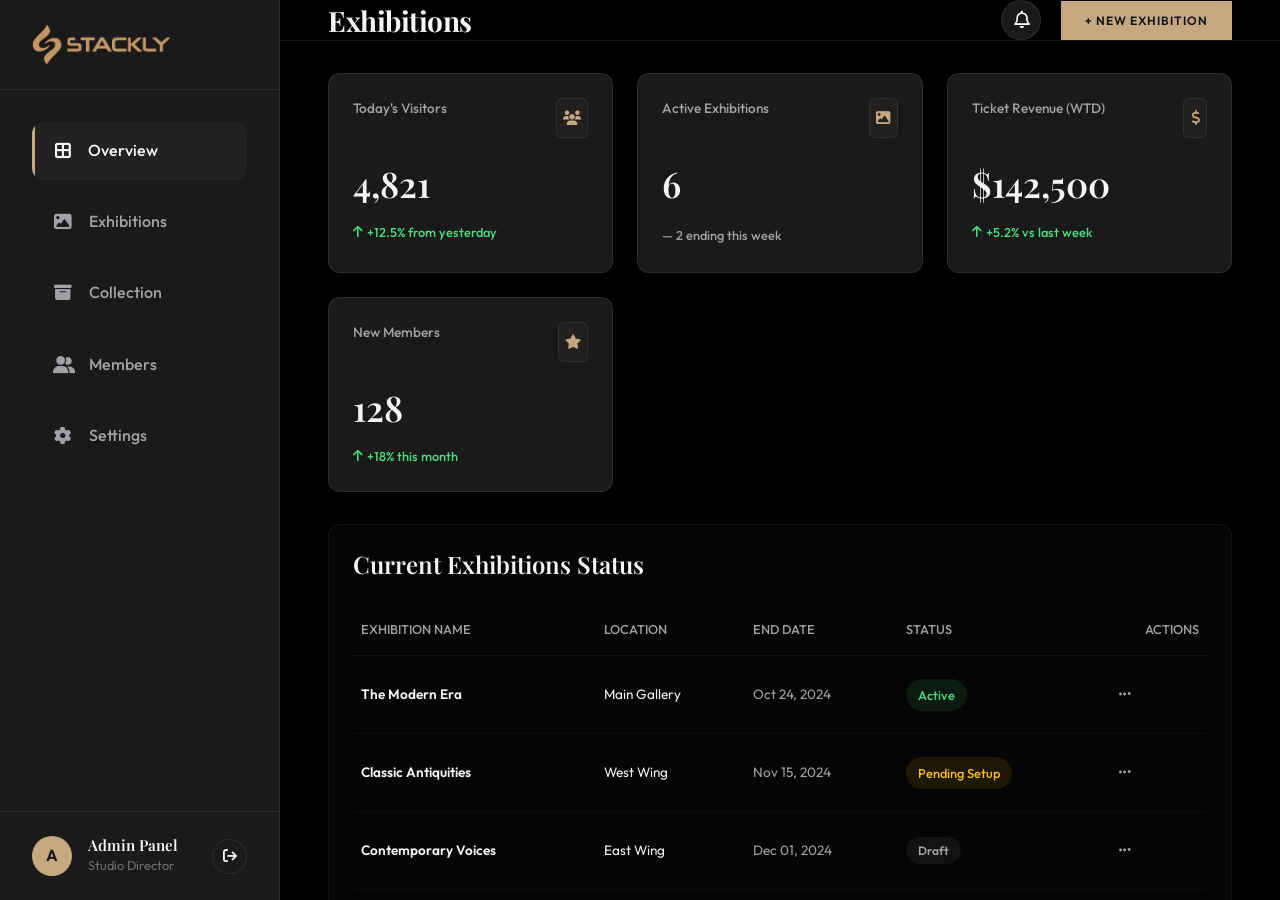
<file: admin-dashboard.html>
<!DOCTYPE html>
<html lang="en">
<head>
    <meta charset="UTF-8">
    <meta name="viewport" content="width=device-width, initial-scale=1.0">
    <title>Admin Dashboard | Stackly</title>
    <!-- Google Fonts -->
    <link rel="preconnect" href="https://fonts.googleapis.com">
    <link rel="preconnect" href="https://fonts.gstatic.com" crossorigin>
    <link href="https://fonts.googleapis.com/css2?family=Outfit:wght@300;400;500;600;700&family=Playfair+Display:ital,wght@0,400;0,600;0,700;1,400&display=swap" rel="stylesheet">
    <!-- FontAwesome for Icons -->
    <link rel="stylesheet" href="https://cdnjs.cloudflare.com/ajax/libs/font-awesome/6.4.0/css/all.min.css">
    <!-- Custom Style Sheet -->
    <link rel="stylesheet" href="style.css">
    <!-- AOS CSS -->
    <link href="https://unpkg.com/aos@2.3.1/dist/aos.css" rel="stylesheet">
</head>
<body class="dark-theme dashboard-body">
    <div class="dashboard-wrapper fade-in-section">
        
        <!-- Sidebar Navigation -->
        <aside class="dashboard-sidebar">
            <div class="sidebar-header">
                <a href="index.html" class="logo" style="margin-bottom: 0;">
                    <img src="assets/logo.webp" alt="Stackly" class="brand-logo-img" style="height: 40px; width: auto; object-fit: contain;">
                </a>
            </div>
            <nav class="sidebar-nav">
                <a href="404.html" class="sidebar-link active" data-panel="panel-overview"><i class="fa-solid fa-border-all"></i> Overview</a>
                <a href="404.html" class="sidebar-link" data-panel="panel-projects"><i class="fa-solid fa-image"></i> Exhibitions</a>
                <a href="404.html" class="sidebar-link" data-panel="panel-clients"><i class="fa-solid fa-box-archive"></i> Collection</a>
                <a href="404.html" class="sidebar-link" data-panel="panel-users"><i class="fa-solid fa-user-group"></i> Members</a>
                <a href="404.html" class="sidebar-link" data-panel="panel-settings"><i class="fa-solid fa-gear"></i> Settings</a>
            </nav>

            <div class="sidebar-footer">
                <div class="user-profile-sm">
                    <div class="user-avatar">A</div>
                    <div class="user-info">
                        <h4>Admin Panel</h4>
                        <p id="user-display-email" style="font-size: 0.8rem; text-overflow: ellipsis; overflow: hidden; white-space: nowrap; max-width: 140px;" title="Studio Director">Studio Director</p>
                    </div>
                </div>
                <a href="login.html" class="icon-btn" style="width: 35px; height: 35px;" aria-label="Logout"><i class="fa-solid fa-arrow-right-from-bracket" style="font-size: 0.9rem;"></i></a>
            </div>
        </aside>

        <!-- Main Content Area -->
        <main class="dashboard-main">
            <!-- Header -->
            <header class="dashboard-header" style="background-color: var(--bg-primary);">
                <div class="dashboard-header-title" style="display: flex; align-items: center; gap: 1rem;">
                    <button id="mobile-sidebar-toggle-btn" class="mobile-only" aria-label="Toggle Sidebar" style="border: none; background: transparent; cursor: pointer; font-size: 1.5rem; color: var(--text-primary); padding: 0 0.5rem 0 0; display: flex; align-items: center; justify-content: center; outline: none;">
                        <i class="fa-solid fa-bars"></i>
                    </button>
                    <h1 class="desktop-only" style="font-family: var(--font-heading); font-size: 1.75rem; font-weight: 700; color: var(--text-primary); margin: 0; letter-spacing: -0.5px;">Exhibitions</h1>
                    <h2 class="mobile-only" style="font-family: var(--font-heading); font-size: 1.35rem; font-weight: 700; margin: 0; letter-spacing: -0.5px;">Exhibitions</h2>
                </div>
                <div class="dashboard-header-actions" style="display: flex; align-items: center; gap: 1.25rem;">
                    <div class="icon-btn" aria-label="Notifications" style="position: relative; width: 40px; height: 40px;">
                        <i class="fa-regular fa-bell" style="font-size: 1.1rem;"></i>
                    </div>
                    <button class="btn btn-primary desktop-only" style="padding: 0.75rem 1.5rem; font-size: 0.75rem; font-weight: 600; letter-spacing: 1px; text-transform: uppercase;">
                        + NEW EXHIBITION
                    </button>
                </div>
            </header>

            <!-- Panel: Overview -->
            <div id="panel-overview" class="dashboard-panel active">

            <!-- Dashboard Content -->
            <div class="dashboard-content" style="padding-top: 2rem;">
                
                <!-- KPI Metrics -->
                <div class="metrics-grid">
                    <div class="metric-card">
                        <div class="metric-card-header" style="display: flex; justify-content: space-between; align-items: flex-start; margin-bottom: 1.5rem;">
                            <p style="color: var(--text-secondary); font-size: 0.85rem; font-weight: 500; margin: 0;">Today's Visitors</p>
                            <div class="metric-icon-sm" style="background-color: rgba(197, 168, 128, 0.05); color: var(--accent); padding: 0.4rem; border-radius: 6px; border: 1px solid rgba(197, 168, 128, 0.1);"><i class="fa-solid fa-users" style="font-size: 0.9rem;"></i></div>
                        </div>
                        <h3 style="font-family: var(--font-heading); font-size: 2.2rem; font-weight: 600; margin: 0 0 1rem 0;">4,821</h3>
                        <span class="trend-up" style="color: var(--accent-success); font-size: 0.8rem; font-weight: 500;"><i class="fa-solid fa-arrow-up"></i> +12.5% from yesterday</span>
                    </div>
                    <div class="metric-card">
                        <div class="metric-card-header" style="display: flex; justify-content: space-between; align-items: flex-start; margin-bottom: 1.5rem;">
                            <p style="color: var(--text-secondary); font-size: 0.85rem; font-weight: 500; margin: 0;">Active Exhibitions</p>
                            <div class="metric-icon-sm" style="background-color: rgba(197, 168, 128, 0.05); color: var(--accent); padding: 0.4rem; border-radius: 6px; border: 1px solid rgba(197, 168, 128, 0.1);"><i class="fa-solid fa-image" style="font-size: 0.9rem;"></i></div>
                        </div>
                        <h3 style="font-family: var(--font-heading); font-size: 2.2rem; font-weight: 600; margin: 0 0 1rem 0;">6</h3>
                        <span style="color: var(--text-secondary); font-size: 0.8rem; font-weight: 500;">&mdash; 2 ending this week</span>
                    </div>
                    <div class="metric-card">
                        <div class="metric-card-header" style="display: flex; justify-content: space-between; align-items: flex-start; margin-bottom: 1.5rem;">
                            <p style="color: var(--text-secondary); font-size: 0.85rem; font-weight: 500; margin: 0;">Ticket Revenue (WTD)</p>
                            <div class="metric-icon-sm" style="background-color: rgba(197, 168, 128, 0.05); color: var(--accent); padding: 0.4rem; border-radius: 6px; border: 1px solid rgba(197, 168, 128, 0.1);"><i class="fa-solid fa-dollar-sign" style="font-size: 0.9rem;"></i></div>
                        </div>
                        <h3 style="font-family: var(--font-heading); font-size: 2.2rem; font-weight: 600; margin: 0 0 1rem 0;">$142,500</h3>
                        <span class="trend-up" style="color: var(--accent-success); font-size: 0.8rem; font-weight: 500;"><i class="fa-solid fa-arrow-up"></i> +5.2% vs last week</span>
                    </div>
                    <div class="metric-card">
                        <div class="metric-card-header" style="display: flex; justify-content: space-between; align-items: flex-start; margin-bottom: 1.5rem;">
                            <p style="color: var(--text-secondary); font-size: 0.85rem; font-weight: 500; margin: 0;">New Members</p>
                            <div class="metric-icon-sm" style="background-color: rgba(197, 168, 128, 0.05); color: var(--accent); padding: 0.4rem; border-radius: 6px; border: 1px solid rgba(197, 168, 128, 0.1);"><i class="fa-solid fa-star" style="font-size: 0.9rem;"></i></div>
                        </div>
                        <h3 style="font-family: var(--font-heading); font-size: 2.2rem; font-weight: 600; margin: 0 0 1rem 0;">128</h3>
                        <span class="trend-up" style="color: var(--accent-success); font-size: 0.8rem; font-weight: 500;"><i class="fa-solid fa-arrow-up"></i> +18% this month</span>
                    </div>
                </div>

                <!-- Split Layout: Table & Widgets -->
                <div class="dashboard-panel-card" style="margin-top: 2rem;">
                    <h3 style="font-family: var(--font-heading); font-size: 1.5rem; font-weight: 600; margin: 0 0 1.5rem 0; color: var(--text-primary);">Current Exhibitions Status</h3>
                    <div class="modern-table-wrapper">
                        <table class="modern-table">
                            <thead>
                                <tr>
                                    <th>EXHIBITION NAME</th>
                                    <th>LOCATION</th>
                                    <th>END DATE</th>
                                    <th>STATUS</th>
                                    <th style="text-align: right;">ACTIONS</th>
                                </tr>
                            </thead>
                            <tbody>
                                <tr>
                                    <td><span style="font-weight: 600; color: var(--text-primary);">The Modern Era</span></td>
                                    <td>Main Gallery</td>
                                    <td><span style="color: var(--text-secondary);">Oct 24, 2024</span></td>
                                    <td><span class="status-badge success">Active</span></td>
                                    <td style="text-align: right;"><button class="icon-btn" style="border: none; background: transparent; cursor: pointer; color: var(--text-secondary);"><i class="fa-solid fa-ellipsis"></i></button></td>
                                </tr>
                                <tr>
                                    <td><span style="font-weight: 600; color: var(--text-primary);">Classic Antiquities</span></td>
                                    <td>West Wing</td>
                                    <td><span style="color: var(--text-secondary);">Nov 15, 2024</span></td>
                                    <td><span class="status-badge warning">Pending Setup</span></td>
                                    <td style="text-align: right;"><button class="icon-btn" style="border: none; background: transparent; cursor: pointer; color: var(--text-secondary);"><i class="fa-solid fa-ellipsis"></i></button></td>
                                </tr>
                                <tr>
                                    <td><span style="font-weight: 600; color: var(--text-primary);">Contemporary Voices</span></td>
                                    <td>East Wing</td>
                                    <td><span style="color: var(--text-secondary);">Dec 01, 2024</span></td>
                                    <td><span class="status-badge" style="background-color: rgba(255,255,255,0.05); color: var(--text-secondary); padding: 0.25rem 0.75rem; border-radius: 50px; font-size: 0.75rem; font-weight: 600;">Draft</span></td>
                                    <td style="text-align: right;"><button class="icon-btn" style="border: none; background: transparent; cursor: pointer; color: var(--text-secondary);"><i class="fa-solid fa-ellipsis"></i></button></td>
                                </tr>
                                <tr>
                                    <td><span style="font-weight: 600; color: var(--text-primary);">Digital Horizons</span></td>
                                    <td>Gallery B</td>
                                    <td><span style="color: var(--text-secondary);">Jan 12, 2025</span></td>
                                    <td><span class="status-badge" style="background-color: rgba(59,130,246,0.1); color: #60a5fa; padding: 0.25rem 0.75rem; border-radius: 50px; font-size: 0.75rem; font-weight: 600;">Planning</span></td>
                                    <td style="text-align: right;"><button class="icon-btn" style="border: none; background: transparent; cursor: pointer; color: var(--text-secondary);"><i class="fa-solid fa-ellipsis"></i></button></td>
                                </tr>
                            </tbody>
                        </table>
                    </div>
                </div>

            </div>
            </div>

            <!-- Panel: Projects -->
            <div id="panel-projects" class="dashboard-panel" style="display: none;">
                <header class="dashboard-header"><div class="dashboard-header-title"><h2>Projects</h2></div></header>
                <div class="dashboard-content" style="padding: 2rem;">
                    
                    <!-- Projects Top Bar -->
                    <div style="display: flex; justify-content: space-between; align-items: center; margin-bottom: 2rem; flex-wrap: wrap; gap: 1rem;">
                        <div style="display: flex; gap: 1rem;">
                            <div class="glass-card" style="padding: 0.75rem 1.25rem; text-align: center; border-radius: 8px;">
                                <p style="color: var(--text-muted); font-size: 0.8rem; margin-bottom: 0.25rem;">Total Projects</p>
                                <h4 style="color: var(--text-primary); font-size: 1.2rem;">24</h4>
                            </div>
                            <div class="glass-card" style="padding: 0.75rem 1.25rem; text-align: center; border-radius: 8px;">
                                <p style="color: var(--text-muted); font-size: 0.8rem; margin-bottom: 0.25rem;">Active</p>
                                <h4 style="color: var(--accent); font-size: 1.2rem;">8</h4>
                            </div>
                            <div class="glass-card" style="padding: 0.75rem 1.25rem; text-align: center; border-radius: 8px;">
                                <p style="color: var(--text-muted); font-size: 0.8rem; margin-bottom: 0.25rem;">Completed</p>
                                <h4 style="color: #32c896; font-size: 1.2rem;">16</h4>
                            </div>
                        </div>
                        <div style="display: flex; gap: 1rem; align-items: center;">
                            <div style="position: relative;">
                                <i class="fa-solid fa-search" style="position: absolute; left: 1rem; top: 50%; transform: translateY(-50%); color: var(--text-muted);"></i>
                                <input type="text" class="input-field" placeholder="Search projects..." style="padding-left: 2.5rem; width: 250px;">
                            </div>
                            <select class="input-field" style="width: auto;">
                                <option>All Statuses</option>
                                <option>Active</option>
                                <option>Planning</option>
                                <option>Procurement</option>
                                <option>Completed</option>
                            </select>
                        </div>
                    </div>

                    <div style="display: grid; grid-template-columns: repeat(auto-fill, minmax(320px, 1fr)); gap: 1.5rem;">
                        <!-- Card 1 -->
                        <div class="glass-card" style="padding: 1.5rem;">
                            <div style="display: flex; justify-content: space-between; align-items: start; margin-bottom: 1rem;">
                                <div>
                                    <h3 style="color: var(--text-primary); font-size: 1.2rem; margin-bottom: 0.25rem;">Modern Minimalist Villa</h3>
                                    <p style="color: var(--text-muted); font-size: 0.85rem;">Client: Sarah Jenkins</p>
                                </div>
                                <span class="status-badge status-active">Active</span>
                            </div>
                            <p style="color: var(--text-secondary); font-size: 0.9rem; margin-bottom: 1.5rem;">Full interior redesign and custom furniture procurement for a 4-bedroom villa.</p>
                            
                            <div style="margin-bottom: 1.5rem;">
                                <div style="display: flex; justify-content: space-between; font-size: 0.8rem; color: var(--text-muted); margin-bottom: 0.25rem;">
                                    <span>Progress</span>
                                    <span>65%</span>
                                </div>
                                <div class="progress-bar-bg" style="height: 6px;">
                                    <div class="progress-bar-fill" style="width: 65%;"></div>
                                </div>
                            </div>

                            <div style="display: flex; justify-content: space-between; align-items: center; border-top: 1px solid var(--border-color); padding-top: 1rem;">
                                <div style="font-size: 0.85rem; color: var(--text-muted);"><i class="fa-regular fa-clock"></i> Due: Nov 12</div>
                                <a href="404.html" style="color: var(--accent); text-decoration: none; font-size: 0.9rem; font-weight: 500;">View Details <i class="fa-solid fa-arrow-right" style="margin-left: 0.25rem;"></i></a>
                            </div>
                        </div>

                        <!-- Card 2 -->
                        <div class="glass-card" style="padding: 1.5rem;">
                            <div style="display: flex; justify-content: space-between; align-items: start; margin-bottom: 1rem;">
                                <div>
                                    <h3 style="color: var(--text-primary); font-size: 1.2rem; margin-bottom: 0.25rem;">Biophilic Office Lounge</h3>
                                    <p style="color: var(--text-muted); font-size: 0.85rem;">Client: Nexus Corp</p>
                                </div>
                                <span class="status-badge status-pending">Procurement</span>
                            </div>
                            <p style="color: var(--text-secondary); font-size: 0.9rem; margin-bottom: 1.5rem;">Corporate lounge area integrating natural elements and sustainable materials.</p>
                            
                            <div style="margin-bottom: 1.5rem;">
                                <div style="display: flex; justify-content: space-between; font-size: 0.8rem; color: var(--text-muted); margin-bottom: 0.25rem;">
                                    <span>Progress</span>
                                    <span>85%</span>
                                </div>
                                <div class="progress-bar-bg" style="height: 6px;">
                                    <div class="progress-bar-fill" style="width: 85%;"></div>
                                </div>
                            </div>

                            <div style="display: flex; justify-content: space-between; align-items: center; border-top: 1px solid var(--border-color); padding-top: 1rem;">
                                <div style="font-size: 0.85rem; color: var(--text-muted);"><i class="fa-regular fa-clock"></i> Due: Oct 28</div>
                                <a href="404.html" style="color: var(--accent); text-decoration: none; font-size: 0.9rem; font-weight: 500;">View Details <i class="fa-solid fa-arrow-right" style="margin-left: 0.25rem;"></i></a>
                            </div>
                        </div>

                        <!-- Card 3 -->
                        <div class="glass-card" style="padding: 1.5rem;">
                            <div style="display: flex; justify-content: space-between; align-items: start; margin-bottom: 1rem;">
                                <div>
                                    <h3 style="color: var(--text-primary); font-size: 1.2rem; margin-bottom: 0.25rem;">Downtown Loft Renovation</h3>
                                    <p style="color: var(--text-muted); font-size: 0.85rem;">Client: Alex Rivera</p>
                                </div>
                                <span class="status-badge status-pending" style="background: rgba(200, 150, 50, 0.2); color: #c89632;">Planning</span>
                            </div>
                            <p style="color: var(--text-secondary); font-size: 0.9rem; margin-bottom: 1.5rem;">Industrial style loft space conversion, focusing on maximizing natural light.</p>
                            
                            <div style="margin-bottom: 1.5rem;">
                                <div style="display: flex; justify-content: space-between; font-size: 0.8rem; color: var(--text-muted); margin-bottom: 0.25rem;">
                                    <span>Progress</span>
                                    <span>20%</span>
                                </div>
                                <div class="progress-bar-bg" style="height: 6px;">
                                    <div class="progress-bar-fill" style="width: 20%;"></div>
                                </div>
                            </div>

                            <div style="display: flex; justify-content: space-between; align-items: center; border-top: 1px solid var(--border-color); padding-top: 1rem;">
                                <div style="font-size: 0.85rem; color: var(--text-muted);"><i class="fa-regular fa-clock"></i> Due: Feb 15</div>
                                <a href="404.html" style="color: var(--accent); text-decoration: none; font-size: 0.9rem; font-weight: 500;">View Details <i class="fa-solid fa-arrow-right" style="margin-left: 0.25rem;"></i></a>
                            </div>
                        </div>

                        <!-- Card 4 -->
                        <div class="glass-card" style="padding: 1.5rem; opacity: 0.7;">
                            <div style="display: flex; justify-content: space-between; align-items: start; margin-bottom: 1rem;">
                                <div>
                                    <h3 style="color: var(--text-primary); font-size: 1.2rem; margin-bottom: 0.25rem;">Suburban Family Home</h3>
                                    <p style="color: var(--text-muted); font-size: 0.85rem;">Client: The Millers</p>
                                </div>
                                <span class="status-badge status-completed">Completed</span>
                            </div>
                            <p style="color: var(--text-secondary); font-size: 0.9rem; margin-bottom: 1.5rem;">Complete furnishings and decor package for a new construction 5-bedroom home.</p>
                            
                            <div style="margin-bottom: 1.5rem;">
                                <div style="display: flex; justify-content: space-between; font-size: 0.8rem; color: var(--text-muted); margin-bottom: 0.25rem;">
                                    <span>Progress</span>
                                    <span>100%</span>
                                </div>
                                <div class="progress-bar-bg" style="height: 6px;">
                                    <div class="progress-bar-fill" style="width: 100%; background: #32c896;"></div>
                                </div>
                            </div>

                            <div style="display: flex; justify-content: space-between; align-items: center; border-top: 1px solid var(--border-color); padding-top: 1rem;">
                                <div style="font-size: 0.85rem; color: #32c896;"><i class="fa-solid fa-check"></i> Delivered Sep 05</div>
                                <a href="404.html" style="color: var(--accent); text-decoration: none; font-size: 0.9rem; font-weight: 500;">View Details <i class="fa-solid fa-arrow-right" style="margin-left: 0.25rem;"></i></a>
                            </div>
                        </div>

                        <!-- Create New Card -->
                        <div class="glass-card" style="padding: 1.5rem; display: flex; flex-direction: column; align-items: center; justify-content: center; text-align: center; border: 1px dashed var(--border-color); background: rgba(255,255,255,0.01); cursor: pointer; min-height: 250px; transition: border-color var(--transition-fast);">
                            <div style="width: 50px; height: 50px; border-radius: 50%; background: rgba(197, 168, 128, 0.1); color: var(--accent); display: flex; align-items: center; justify-content: center; font-size: 1.5rem; margin-bottom: 1rem;">
                                <i class="fa-solid fa-plus"></i>
                            </div>
                            <h3 style="color: var(--text-primary); font-size: 1.1rem;">Create New Project</h3>
                            <p style="color: var(--text-muted); font-size: 0.85rem; margin-top: 0.5rem;">Start a new client engagement</p>
                        </div>
                    </div>
                </div>
            </div>

            <!-- Panel: Clients -->
            <div id="panel-clients" class="dashboard-panel" style="display: none;">
                <header class="dashboard-header"><div class="dashboard-header-title"><h2>Clients</h2></div></header>
                <div class="dashboard-content" style="padding: 2rem;">
                    
                    <!-- Clients Top Bar -->
                    <div style="display: flex; justify-content: space-between; align-items: center; margin-bottom: 2rem; flex-wrap: wrap; gap: 1rem;">
                        <div style="display: flex; gap: 1rem;">
                            <div class="glass-card" style="padding: 0.75rem 1.25rem; text-align: center; border-radius: 8px;">
                                <p style="color: var(--text-muted); font-size: 0.8rem; margin-bottom: 0.25rem;">Total Clients</p>
                                <h4 style="color: var(--text-primary); font-size: 1.2rem;">42</h4>
                            </div>
                            <div class="glass-card" style="padding: 0.75rem 1.25rem; text-align: center; border-radius: 8px;">
                                <p style="color: var(--text-muted); font-size: 0.8rem; margin-bottom: 0.25rem;">Active</p>
                                <h4 style="color: var(--accent); font-size: 1.2rem;">8</h4>
                            </div>
                            <div class="glass-card" style="padding: 0.75rem 1.25rem; text-align: center; border-radius: 8px;">
                                <p style="color: var(--text-muted); font-size: 0.8rem; margin-bottom: 0.25rem;">New Leads</p>
                                <h4 style="color: #3296fa; font-size: 1.2rem;">5</h4>
                            </div>
                        </div>
                        <div style="display: flex; gap: 1rem; align-items: center;">
                            <div style="position: relative;">
                                <i class="fa-solid fa-search" style="position: absolute; left: 1rem; top: 50%; transform: translateY(-50%); color: var(--text-muted);"></i>
                                <input type="text" class="input-field" placeholder="Search clients..." style="padding-left: 2.5rem; width: 250px;">
                            </div>
                            <button class="btn-primary" style="padding: 0.6rem 1.25rem; font-size: 0.9rem;"><i class="fa-solid fa-plus"></i> Add Client</button>
                        </div>
                    </div>

                    <div style="display: grid; grid-template-columns: 3fr 1fr; gap: 1.5rem; align-items: start;">
                        <!-- Client Directory Table -->
                        <div class="glass-card" style="padding: 1.5rem;">
                            <h3 style="color: var(--text-primary); margin-bottom: 1.5rem;">Client Directory</h3>
                            <div style="overflow-x: auto;">
                                <table style="width: 100%; border-collapse: collapse; text-align: left;">
                                    <thead>
                                        <tr style="border-bottom: 1px solid var(--border-color); color: var(--text-muted); font-size: 0.85rem; text-transform: uppercase; letter-spacing: 0.05em;">
                                            <th style="padding: 1rem 0; font-weight: 500;">Client</th>
                                            <th style="padding: 1rem 0; font-weight: 500;">Contact</th>
                                            <th style="padding: 1rem 0; font-weight: 500;">Status</th>
                                            <th style="padding: 1rem 0; font-weight: 500;">Last Activity</th>
                                            <th style="padding: 1rem 0; text-align: right; font-weight: 500;">Action</th>
                                        </tr>
                                    </thead>
                                    <tbody>
                                        <tr style="border-bottom: 1px solid rgba(255,255,255,0.05);">
                                            <td style="padding: 1rem 0; color: var(--text-primary);">
                                                <div style="display: flex; align-items: center; gap: 0.75rem;">
                                                    <div class="user-avatar" style="width: 32px; height: 32px; font-size: 0.8rem; background: rgba(197, 168, 128, 0.2); color: var(--accent);">SJ</div>
                                                    <div>
                                                        <div style="font-weight: 500;">Sarah Jenkins</div>
                                                        <div style="font-size: 0.75rem; color: var(--text-muted);">Modern Minimalist Villa</div>
                                                    </div>
                                                </div>
                                            </td>
                                            <td style="padding: 1rem 0; color: var(--text-secondary); font-size: 0.9rem;">
                                                <div>sarah.j@example.com</div>
                                                <div style="font-size: 0.75rem; color: var(--text-muted);">+1 (555) 123-4567</div>
                                            </td>
                                            <td style="padding: 1rem 0;"><span class="status-badge status-active">Active</span></td>
                                            <td style="padding: 1rem 0; color: var(--text-secondary); font-size: 0.85rem;">2 hours ago</td>
                                            <td style="padding: 1rem 0; text-align: right;"><a href="404.html" class="icon-btn" style="width: 32px; height: 32px; font-size: 0.8rem;"><i class="fa-solid fa-ellipsis-vertical"></i></a></td>
                                        </tr>
                                        <tr style="border-bottom: 1px solid rgba(255,255,255,0.05);">
                                            <td style="padding: 1rem 0; color: var(--text-primary);">
                                                <div style="display: flex; align-items: center; gap: 0.75rem;">
                                                    <div class="user-avatar" style="width: 32px; height: 32px; font-size: 0.8rem; background: rgba(50, 200, 150, 0.2); color: #32c896;">NC</div>
                                                    <div>
                                                        <div style="font-weight: 500;">Nexus Corp</div>
                                                        <div style="font-size: 0.75rem; color: var(--text-muted);">Biophilic Office Lounge</div>
                                                    </div>
                                                </div>
                                            </td>
                                            <td style="padding: 1rem 0; color: var(--text-secondary); font-size: 0.9rem;">
                                                <div>contact@nexus.com</div>
                                                <div style="font-size: 0.75rem; color: var(--text-muted);">+1 (555) 987-6543</div>
                                            </td>
                                            <td style="padding: 1rem 0;"><span class="status-badge status-pending">Procurement</span></td>
                                            <td style="padding: 1rem 0; color: var(--text-secondary); font-size: 0.85rem;">Yesterday</td>
                                            <td style="padding: 1rem 0; text-align: right;"><a href="404.html" class="icon-btn" style="width: 32px; height: 32px; font-size: 0.8rem;"><i class="fa-solid fa-ellipsis-vertical"></i></a></td>
                                        </tr>
                                        <tr style="border-bottom: 1px solid rgba(255,255,255,0.05);">
                                            <td style="padding: 1rem 0; color: var(--text-primary);">
                                                <div style="display: flex; align-items: center; gap: 0.75rem;">
                                                    <div class="user-avatar" style="width: 32px; height: 32px; font-size: 0.8rem; background: rgba(50, 150, 250, 0.2); color: #3296fa;">AR</div>
                                                    <div>
                                                        <div style="font-weight: 500;">Alex Rivera</div>
                                                        <div style="font-size: 0.75rem; color: var(--text-muted);">Downtown Loft Renovation</div>
                                                    </div>
                                                </div>
                                            </td>
                                            <td style="padding: 1rem 0; color: var(--text-secondary); font-size: 0.9rem;">
                                                <div>alex.r@example.com</div>
                                                <div style="font-size: 0.75rem; color: var(--text-muted);">+1 (555) 456-7890</div>
                                            </td>
                                            <td style="padding: 1rem 0;"><span class="status-badge status-pending" style="background: rgba(200, 150, 50, 0.2); color: #c89632;">Planning</span></td>
                                            <td style="padding: 1rem 0; color: var(--text-secondary); font-size: 0.85rem;">Oct 12, 2026</td>
                                            <td style="padding: 1rem 0; text-align: right;"><a href="404.html" class="icon-btn" style="width: 32px; height: 32px; font-size: 0.8rem;"><i class="fa-solid fa-ellipsis-vertical"></i></a></td>
                                        </tr>
                                        <tr>
                                            <td style="padding: 1rem 0; color: var(--text-primary);">
                                                <div style="display: flex; align-items: center; gap: 0.75rem;">
                                                    <div class="user-avatar" style="width: 32px; height: 32px; font-size: 0.8rem; background: rgba(255, 255, 255, 0.1); color: var(--text-secondary);">TM</div>
                                                    <div>
                                                        <div style="font-weight: 500;">The Millers</div>
                                                        <div style="font-size: 0.75rem; color: var(--text-muted);">Suburban Family Home</div>
                                                    </div>
                                                </div>
                                            </td>
                                            <td style="padding: 1rem 0; color: var(--text-secondary); font-size: 0.9rem;">
                                                <div>millers@example.com</div>
                                                <div style="font-size: 0.75rem; color: var(--text-muted);">+1 (555) 222-3333</div>
                                            </td>
                                            <td style="padding: 1rem 0;"><span class="status-badge status-completed">Completed</span></td>
                                            <td style="padding: 1rem 0; color: var(--text-secondary); font-size: 0.85rem;">Sep 05, 2026</td>
                                            <td style="padding: 1rem 0; text-align: right;"><a href="404.html" class="icon-btn" style="width: 32px; height: 32px; font-size: 0.8rem;"><i class="fa-solid fa-ellipsis-vertical"></i></a></td>
                                        </tr>
                                    </tbody>
                                </table>
                            </div>
                        </div>

                        <!-- New Leads Sidebar -->
                        <div class="glass-card" style="padding: 1.5rem;">
                            <div style="display: flex; justify-content: space-between; align-items: center; margin-bottom: 1.5rem;">
                                <h3 style="color: var(--text-primary); font-size: 1.1rem;">New Leads</h3>
                                <span style="background: rgba(50, 150, 250, 0.2); color: #3296fa; padding: 0.1rem 0.5rem; border-radius: 12px; font-size: 0.75rem;">5 New</span>
                            </div>
                            
                            <div style="display: flex; flex-direction: column; gap: 1rem;">
                                <div style="padding-bottom: 1rem; border-bottom: 1px solid var(--border-color);">
                                    <div style="display: flex; justify-content: space-between; margin-bottom: 0.25rem;">
                                        <h4 style="color: var(--text-primary); font-size: 0.95rem;">David Chen</h4>
                                        <span style="color: var(--text-muted); font-size: 0.75rem;">2h ago</span>
                                    </div>
                                    <p style="color: var(--text-secondary); font-size: 0.85rem; margin-bottom: 0.5rem;">Interested in full home remodel. Budget: $150k+</p>
                                    <a href="404.html" style="color: var(--accent); text-decoration: none; font-size: 0.8rem; font-weight: 500;">Review Inquiry</a>
                                </div>
                                <div style="padding-bottom: 1rem; border-bottom: 1px solid var(--border-color);">
                                    <div style="display: flex; justify-content: space-between; margin-bottom: 0.25rem;">
                                        <h4 style="color: var(--text-primary); font-size: 0.95rem;">Emma Watson</h4>
                                        <span style="color: var(--text-muted); font-size: 0.75rem;">1d ago</span>
                                    </div>
                                    <p style="color: var(--text-secondary); font-size: 0.85rem; margin-bottom: 0.5rem;">Looking for eco-friendly kitchen design materials.</p>
                                    <a href="404.html" style="color: var(--accent); text-decoration: none; font-size: 0.8rem; font-weight: 500;">Review Inquiry</a>
                                </div>
                                <div>
                                    <div style="display: flex; justify-content: space-between; margin-bottom: 0.25rem;">
                                        <h4 style="color: var(--text-primary); font-size: 0.95rem;">Vanguard Retail</h4>
                                        <span style="color: var(--text-muted); font-size: 0.75rem;">2d ago</span>
                                    </div>
                                    <p style="color: var(--text-secondary); font-size: 0.85rem; margin-bottom: 0.5rem;">Commercial boutique space. Needs consultation.</p>
                                    <a href="404.html" style="color: var(--accent); text-decoration: none; font-size: 0.8rem; font-weight: 500;">Review Inquiry</a>
                                </div>
                            </div>
                        </div>
                    </div>
                </div>
            </div>

            <!-- Panel: Finances -->
            <div id="panel-finances" class="dashboard-panel" style="display: none;">
                <header class="dashboard-header">
                    <div class="dashboard-header-title"><h2>Financial Overview</h2></div>
                    <div class="header-actions">
                        <button class="btn-primary" style="padding: 0.6rem 1.25rem; font-size: 0.9rem;"><i class="fa-solid fa-plus"></i> Create Invoice</button>
                    </div>
                </header>
                <div class="dashboard-content" style="padding: 2rem;">
                    
                    <!-- Finance Stats Bar -->
                    <div style="display: grid; grid-template-columns: repeat(auto-fit, minmax(220px, 1fr)); gap: 1.5rem; margin-bottom: 2rem;">
                        <div class="glass-card" style="padding: 1.5rem;">
                            <div style="display: flex; justify-content: space-between; align-items: start; margin-bottom: 0.5rem;">
                                <p style="color: var(--text-muted); font-size: 0.9rem;">Total Revenue</p>
                                <div style="color: #32c896; font-size: 0.8rem; background: rgba(50, 200, 150, 0.15); padding: 0.2rem 0.5rem; border-radius: 4px;">+12.5%</div>
                            </div>
                            <h3 style="color: var(--text-primary); font-size: 2rem; font-weight: 300;">$124,500<span style="font-size: 1rem; color: var(--text-muted); margin-left: 0.25rem;">YTD</span></h3>
                        </div>
                        <div class="glass-card" style="padding: 1.5rem;">
                            <div style="display: flex; justify-content: space-between; align-items: start; margin-bottom: 0.5rem;">
                                <p style="color: var(--text-muted); font-size: 0.9rem;">Outstanding Invoices</p>
                                <div style="color: #ffb432; font-size: 0.8rem; background: rgba(255, 180, 50, 0.15); padding: 0.2rem 0.5rem; border-radius: 4px;">4 Pending</div>
                            </div>
                            <h3 style="color: var(--accent); font-size: 2rem; font-weight: 300;">$18,200</h3>
                        </div>
                        <div class="glass-card" style="padding: 1.5rem;">
                            <div style="display: flex; justify-content: space-between; align-items: start; margin-bottom: 0.5rem;">
                                <p style="color: var(--text-muted); font-size: 0.9rem;">Total Expenses</p>
                                <div style="color: #ff6464; font-size: 0.8rem; background: rgba(255, 100, 100, 0.15); padding: 0.2rem 0.5rem; border-radius: 4px;">-4.2%</div>
                            </div>
                            <h3 style="color: var(--text-primary); font-size: 2rem; font-weight: 300;">$42,800</h3>
                        </div>
                        <div class="glass-card" style="padding: 1.5rem;">
                            <div style="display: flex; justify-content: space-between; align-items: start; margin-bottom: 0.5rem;">
                                <p style="color: var(--text-muted); font-size: 0.9rem;">Net Profit</p>
                            </div>
                            <h3 style="color: #3296fa; font-size: 2rem; font-weight: 300;">$81,700</h3>
                        </div>
                    </div>

                    <div style="display: grid; grid-template-columns: 2fr 1fr; gap: 1.5rem; align-items: start;">
                        <!-- Recent Invoices Table -->
                        <div class="glass-card" style="padding: 1.5rem;">
                            <div style="display: flex; justify-content: space-between; align-items: center; margin-bottom: 1.5rem;">
                                <h3 style="color: var(--text-primary); font-size: 1.1rem;">Recent Invoices</h3>
                                <a href="404.html" style="color: var(--accent); text-decoration: none; font-size: 0.85rem;">View All</a>
                            </div>
                            <div style="overflow-x: auto;">
                                <table style="width: 100%; border-collapse: collapse; text-align: left;">
                                    <thead>
                                        <tr style="border-bottom: 1px solid var(--border-color); color: var(--text-muted); font-size: 0.85rem; text-transform: uppercase; letter-spacing: 0.05em;">
                                            <th style="padding: 1rem 0; font-weight: 500;">Invoice ID</th>
                                            <th style="padding: 1rem 0; font-weight: 500;">Client</th>
                                            <th style="padding: 1rem 0; font-weight: 500;">Date</th>
                                            <th style="padding: 1rem 0; font-weight: 500;">Amount</th>
                                            <th style="padding: 1rem 0; font-weight: 500;">Status</th>
                                        </tr>
                                    </thead>
                                    <tbody>
                                        <tr style="border-bottom: 1px solid rgba(255,255,255,0.05);">
                                            <td style="padding: 1rem 0; color: var(--text-primary); font-weight: 500;">#INV-2026-089</td>
                                            <td style="padding: 1rem 0; color: var(--text-secondary);">Nexus Corp</td>
                                            <td style="padding: 1rem 0; color: var(--text-secondary); font-size: 0.9rem;">Oct 15, 2026</td>
                                            <td style="padding: 1rem 0; color: var(--text-primary); font-weight: 500;">$12,500.00</td>
                                            <td style="padding: 1rem 0;"><span class="status-badge status-pending">Pending</span></td>
                                        </tr>
                                        <tr style="border-bottom: 1px solid rgba(255,255,255,0.05);">
                                            <td style="padding: 1rem 0; color: var(--text-primary); font-weight: 500;">#INV-2026-088</td>
                                            <td style="padding: 1rem 0; color: var(--text-secondary);">Sarah Jenkins</td>
                                            <td style="padding: 1rem 0; color: var(--text-secondary); font-size: 0.9rem;">Oct 12, 2026</td>
                                            <td style="padding: 1rem 0; color: var(--text-primary); font-weight: 500;">$4,200.00</td>
                                            <td style="padding: 1rem 0;"><span class="status-badge status-completed">Paid</span></td>
                                        </tr>
                                        <tr style="border-bottom: 1px solid rgba(255,255,255,0.05);">
                                            <td style="padding: 1rem 0; color: var(--text-primary); font-weight: 500;">#INV-2026-087</td>
                                            <td style="padding: 1rem 0; color: var(--text-secondary);">Alex Rivera</td>
                                            <td style="padding: 1rem 0; color: var(--text-secondary); font-size: 0.9rem;">Oct 08, 2026</td>
                                            <td style="padding: 1rem 0; color: var(--text-primary); font-weight: 500;">$8,000.00</td>
                                            <td style="padding: 1rem 0;"><span class="status-badge status-pending" style="background: rgba(255, 100, 100, 0.2); color: #ff6464;">Overdue</span></td>
                                        </tr>
                                        <tr>
                                            <td style="padding: 1rem 0; color: var(--text-primary); font-weight: 500;">#INV-2026-086</td>
                                            <td style="padding: 1rem 0; color: var(--text-secondary);">The Millers</td>
                                            <td style="padding: 1rem 0; color: var(--text-secondary); font-size: 0.9rem;">Sep 25, 2026</td>
                                            <td style="padding: 1rem 0; color: var(--text-primary); font-weight: 500;">$22,000.00</td>
                                            <td style="padding: 1rem 0;"><span class="status-badge status-completed">Paid</span></td>
                                        </tr>
                                    </tbody>
                                </table>
                            </div>
                        </div>

                        <!-- Quick Actions & Expenses -->
                        <div style="display: flex; flex-direction: column; gap: 1.5rem;">
                            <!-- Cash Flow Chart Placeholder -->
                            <div class="glass-card" style="padding: 1.5rem;">
                                <h3 style="color: var(--text-primary); font-size: 1.1rem; margin-bottom: 1rem;">Cash Flow</h3>
                                <div style="height: 150px; display: flex; align-items: flex-end; justify-content: space-between; gap: 0.5rem; border-bottom: 1px solid var(--border-color); padding-bottom: 0.5rem;">
                                    <div style="width: 15%; height: 40%; background: var(--accent); border-radius: 4px 4px 0 0; opacity: 0.6;"></div>
                                    <div style="width: 15%; height: 60%; background: var(--accent); border-radius: 4px 4px 0 0; opacity: 0.8;"></div>
                                    <div style="width: 15%; height: 50%; background: var(--accent); border-radius: 4px 4px 0 0; opacity: 0.7;"></div>
                                    <div style="width: 15%; height: 80%; background: var(--accent); border-radius: 4px 4px 0 0; opacity: 0.9;"></div>
                                    <div style="width: 15%; height: 100%; background: var(--accent); border-radius: 4px 4px 0 0;"></div>
                                    <div style="width: 15%; height: 70%; background: var(--accent); border-radius: 4px 4px 0 0; opacity: 0.8;"></div>
                                </div>
                                <div style="display: flex; justify-content: space-between; margin-top: 0.5rem; color: var(--text-muted); font-size: 0.75rem;">
                                    <span>May</span>
                                    <span>Jun</span>
                                    <span>Jul</span>
                                    <span>Aug</span>
                                    <span>Sep</span>
                                    <span>Oct</span>
                                </div>
                            </div>

                            <!-- Recent Expenses -->
                            <div class="glass-card" style="padding: 1.5rem;">
                                <div style="display: flex; justify-content: space-between; align-items: center; margin-bottom: 1.5rem;">
                                    <h3 style="color: var(--text-primary); font-size: 1.1rem;">Recent Expenses</h3>
                                </div>
                                <div style="display: flex; flex-direction: column; gap: 1rem;">
                                    <div style="display: flex; justify-content: space-between; align-items: center;">
                                        <div style="display: flex; align-items: center; gap: 0.75rem;">
                                            <div style="width: 36px; height: 36px; border-radius: 8px; background: rgba(255, 255, 255, 0.05); color: var(--text-secondary); display: flex; align-items: center; justify-content: center;"><i class="fa-solid fa-couch"></i></div>
                                            <div>
                                                <p style="color: var(--text-primary); font-size: 0.9rem;">West Elm Sourcing</p>
                                                <p style="color: var(--text-muted); font-size: 0.75rem;">Materials</p>
                                            </div>
                                        </div>
                                        <span style="color: var(--text-primary); font-weight: 500;">-$2,450.00</span>
                                    </div>
                                    <div style="display: flex; justify-content: space-between; align-items: center;">
                                        <div style="display: flex; align-items: center; gap: 0.75rem;">
                                            <div style="width: 36px; height: 36px; border-radius: 8px; background: rgba(255, 255, 255, 0.05); color: var(--text-secondary); display: flex; align-items: center; justify-content: center;"><i class="fa-solid fa-laptop-code"></i></div>
                                            <div>
                                                <p style="color: var(--text-primary); font-size: 0.9rem;">AutoCAD License</p>
                                                <p style="color: var(--text-muted); font-size: 0.75rem;">Software</p>
                                            </div>
                                        </div>
                                        <span style="color: var(--text-primary); font-weight: 500;">-$280.00</span>
                                    </div>
                                    <button style="width: 100%; margin-top: 0.5rem; padding: 0.75rem; background: rgba(255,255,255,0.05); border: 1px dashed var(--border-color); color: var(--text-secondary); border-radius: 8px; cursor: pointer; transition: all 0.3s ease;">
                                        + Log New Expense
                                    </button>
                                </div>
                            </div>
                        </div>
                    </div>
                </div>
            </div>

            <!-- Panel: User Management -->
            <div id="panel-users" class="dashboard-panel" style="display: none;">
                <header class="dashboard-header" style="flex-direction: column; align-items: flex-start;">
                    <div class="dashboard-header-title"><h2>User Management</h2></div>
                    <p style="color: var(--text-secondary); font-size: 0.9rem; margin-top: 0.5rem;">Manage platform users, roles, and permissions.</p>
                </header>
                <div class="dashboard-content" style="padding: 2rem;">
                    <div class="glass-card" style="padding: 1.5rem;">
                        <div style="display: flex; justify-content: space-between; align-items: center; margin-bottom: 2rem;">
                            <h3 style="color: var(--text-primary); font-size: 1.1rem;">All Users</h3>
                            <div style="display: flex; gap: 1rem; align-items: stretch;">
                                <input type="text" class="input-field" placeholder="Search users..." style="background: rgba(255,255,255,0.02); width: 200px; padding: 0.5rem 1rem;">
                                <select class="input-field" style="background: rgba(255,255,255,0.02); width: 120px; padding: 0.5rem 1rem;">
                                    <option>All Roles</option>
                                    <option>Admin</option>
                                    <option>Customer</option>
                                </select>
                                <button class="btn-primary" style="background: #a8f0cc; color: #000; border: none; padding: 0.5rem 1rem; font-weight: 500; font-size: 0.8rem; display: flex; flex-direction: column; align-items: center; justify-content: center; line-height: 1.1; border-radius: 6px; box-shadow: 0 0 10px rgba(168,240,204,0.3);">
                                    <span style="font-size: 1rem;">+</span>
                                    <span>Add</span>
                                    <span>User</span>
                                </button>
                            </div>
                        </div>
                        
                        <!-- Table -->
                        <div style="overflow-x: auto;">
                            <table style="width: 100%; border-collapse: collapse; text-align: left;">
                                <thead>
                                    <tr style="border-bottom: 1px solid rgba(255,255,255,0.05); color: var(--text-muted); font-size: 0.8rem;">
                                        <th style="padding: 1rem 0; font-weight: 400;">User</th>
                                        <th style="padding: 1rem 0; font-weight: 400;">Role</th>
                                        <th style="padding: 1rem 0; font-weight: 400;">Status</th>
                                        <th style="padding: 1rem 0; font-weight: 400;">Last Login</th>
                                        <th style="padding: 1rem 0; font-weight: 400;">Actions</th>
                                    </tr>
                                </thead>
                                <tbody>
                                    <tr style="border-bottom: 1px solid rgba(255,255,255,0.05);">
                                        <td style="padding: 1.25rem 0;">
                                            <div style="color: var(--text-primary); font-weight: 500; font-size: 0.95rem;">Alice Wonderland</div>
                                            <div style="color: var(--text-muted); font-size: 0.8rem;">alice@example.com</div>
                                        </td>
                                        <td style="padding: 1.25rem 0; color: var(--text-primary); font-size: 0.9rem;">Admin</td>
                                        <td style="padding: 1.25rem 0;">
                                            <span style="background: rgba(50, 200, 150, 0.1); color: #32c896; padding: 0.2rem 0.6rem; border-radius: 12px; font-size: 0.75rem;">Active</span>
                                        </td>
                                        <td style="padding: 1.25rem 0; color: var(--text-primary); font-size: 0.9rem;">Just now</td>
                                        <td style="padding: 1.25rem 0;"><a href="404.html" style="color: #a8f0cc; text-decoration: none; font-size: 0.85rem;">Edit</a></td>
                                    </tr>
                                    <tr style="border-bottom: 1px solid rgba(255,255,255,0.05);">
                                        <td style="padding: 1.25rem 0;">
                                            <div style="color: var(--text-primary); font-weight: 500; font-size: 0.95rem;">Bob Builder</div>
                                            <div style="color: var(--text-muted); font-size: 0.8rem;">bob@example.com</div>
                                        </td>
                                        <td style="padding: 1.25rem 0; color: var(--text-primary); font-size: 0.9rem;">Customer</td>
                                        <td style="padding: 1.25rem 0;">
                                            <span style="background: rgba(50, 200, 150, 0.1); color: #32c896; padding: 0.2rem 0.6rem; border-radius: 12px; font-size: 0.75rem;">Active</span>
                                        </td>
                                        <td style="padding: 1.25rem 0; color: var(--text-primary); font-size: 0.9rem;">2 hours ago</td>
                                        <td style="padding: 1.25rem 0;"><a href="404.html" style="color: #a8f0cc; text-decoration: none; font-size: 0.85rem;">Edit</a></td>
                                    </tr>
                                    <tr style="border-bottom: 1px solid rgba(255,255,255,0.05);">
                                        <td style="padding: 1.25rem 0;">
                                            <div style="color: var(--text-primary); font-weight: 500; font-size: 0.95rem;">Charlie Chaplin</div>
                                            <div style="color: var(--text-muted); font-size: 0.8rem;">charlie@example.com</div>
                                        </td>
                                        <td style="padding: 1.25rem 0; color: var(--text-primary); font-size: 0.9rem;">Customer</td>
                                        <td style="padding: 1.25rem 0;">
                                            <span style="background: rgba(255, 100, 100, 0.1); color: #ff6464; padding: 0.2rem 0.6rem; border-radius: 12px; font-size: 0.75rem;">Suspended</span>
                                        </td>
                                        <td style="padding: 1.25rem 0; color: var(--text-primary); font-size: 0.9rem;">3 days ago</td>
                                        <td style="padding: 1.25rem 0;"><a href="404.html" style="color: #a8f0cc; text-decoration: none; font-size: 0.85rem;">Edit</a></td>
                                    </tr>
                                </tbody>
                            </table>
                        </div>
                    </div>
                </div>
            </div>

            <!-- Panel: Settings -->
            <div id="panel-settings" class="dashboard-panel" style="display: none;">
                <header class="dashboard-header"><div class="dashboard-header-title"><h2>Settings</h2></div></header>
                <div class="dashboard-content" style="padding: 2rem;">
                    <div class="glass-card" style="padding: 2rem; max-width: 600px;">
                        <h3 style="color: var(--text-primary); margin-bottom: 1.5rem;">Profile Settings</h3>
                        <div class="form-group" style="margin-bottom: 1.5rem;">
                            <label style="display: block; margin-bottom: 0.5rem; color: var(--text-secondary); font-size: 0.9rem;">Full Name</label>
                            <input type="text" class="input-field" value="Admin User" style="width: 100%;">
                        </div>
                        <div class="form-group" style="margin-bottom: 1.5rem;">
                            <label style="display: block; margin-bottom: 0.5rem; color: var(--text-secondary); font-size: 0.9rem;">Email Address</label>
                            <input type="email" class="input-field" value="admin@stackly.com" style="width: 100%;">
                        </div>
                        <div class="form-group" style="margin-bottom: 1.5rem;">
                            <label style="display: block; margin-bottom: 0.5rem; color: var(--text-secondary); font-size: 0.9rem;">Theme Preference</label>
                            <select class="input-field" style="width: 100%;">
                                <option>Dark Theme</option>
                                <option>Light Theme</option>
                                <option>System Default</option>
                            </select>
                        </div>
                        <button class="btn-primary" style="padding: 0.75rem 1.5rem;">Save Changes</button>
                    </div>
                </div>
            </div>

        </main>
    </div>

    <script src="app.js"></script>
    <!-- AOS JS -->
    <script src="https://unpkg.com/aos@2.3.1/dist/aos.js"></script>
    <script>
        AOS.init({
            duration: 800,
            once: true
        });
    </script>
</body>
</html>
</file>
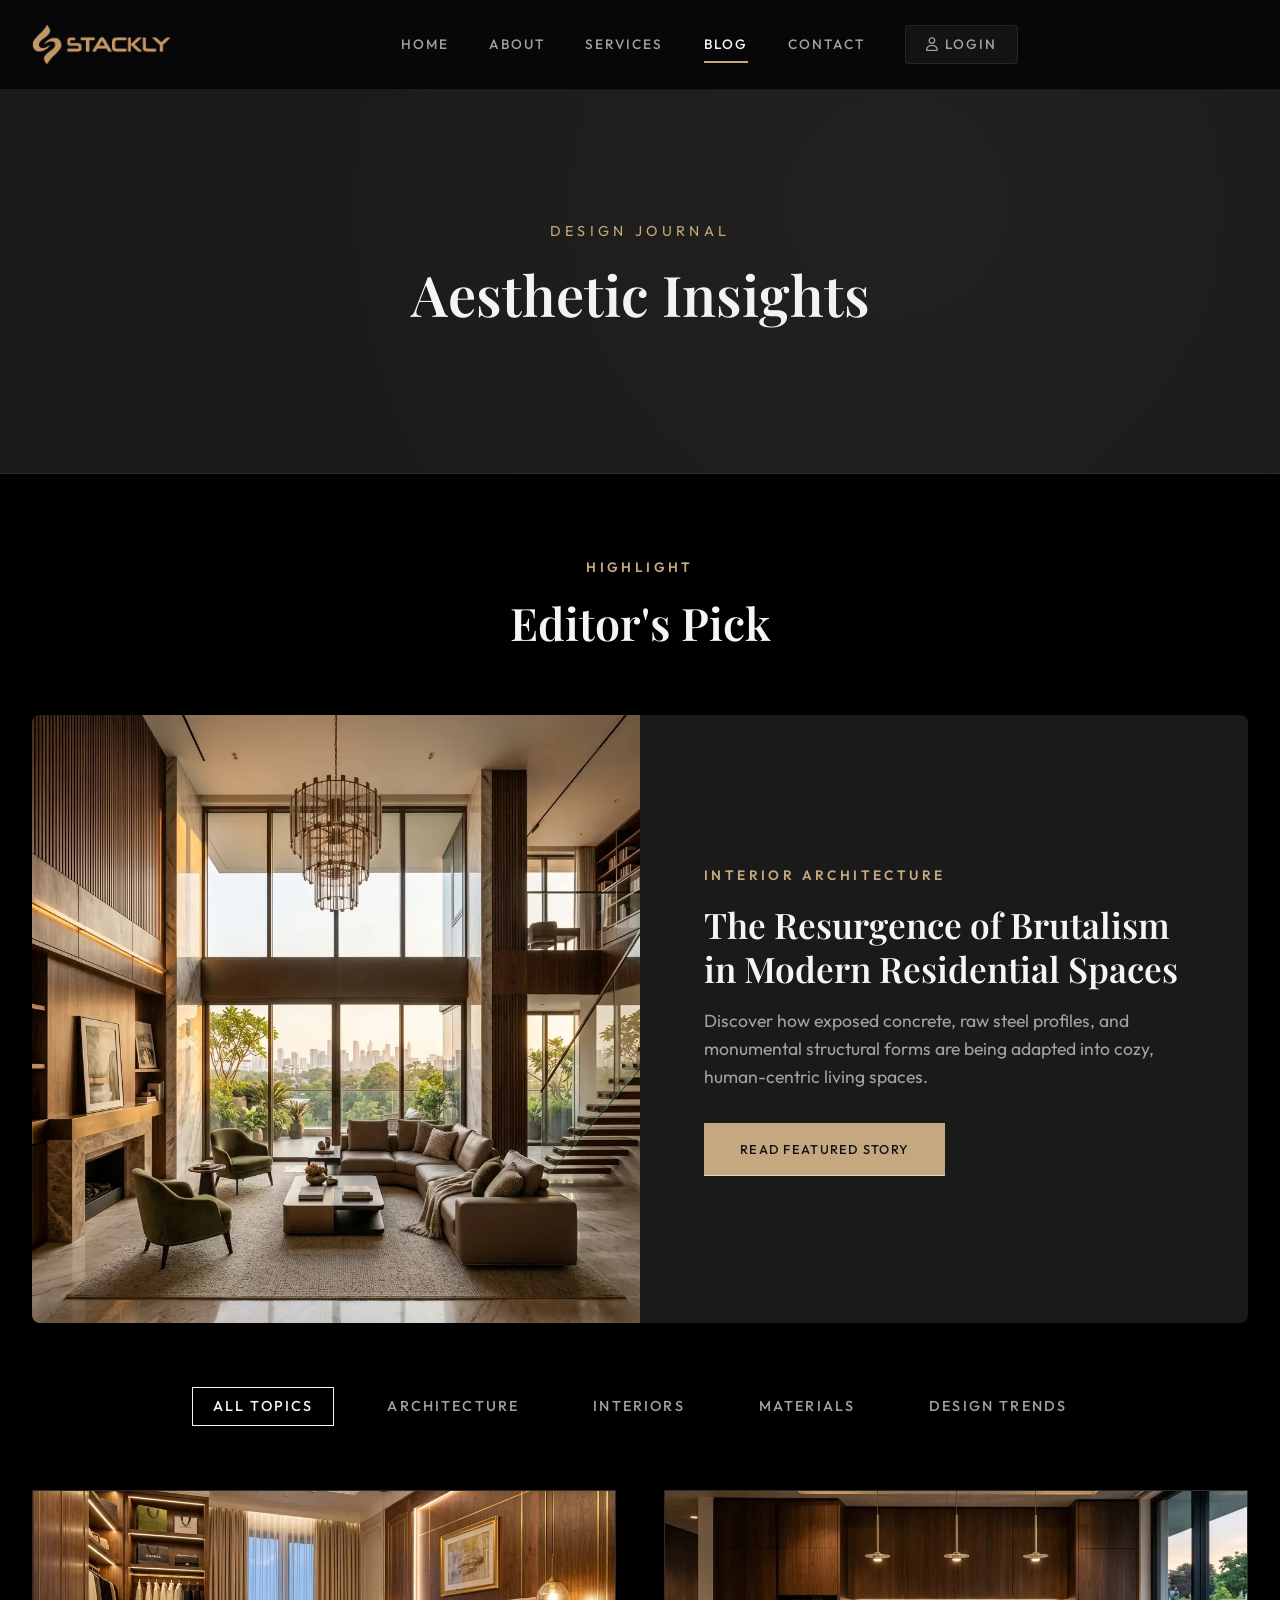
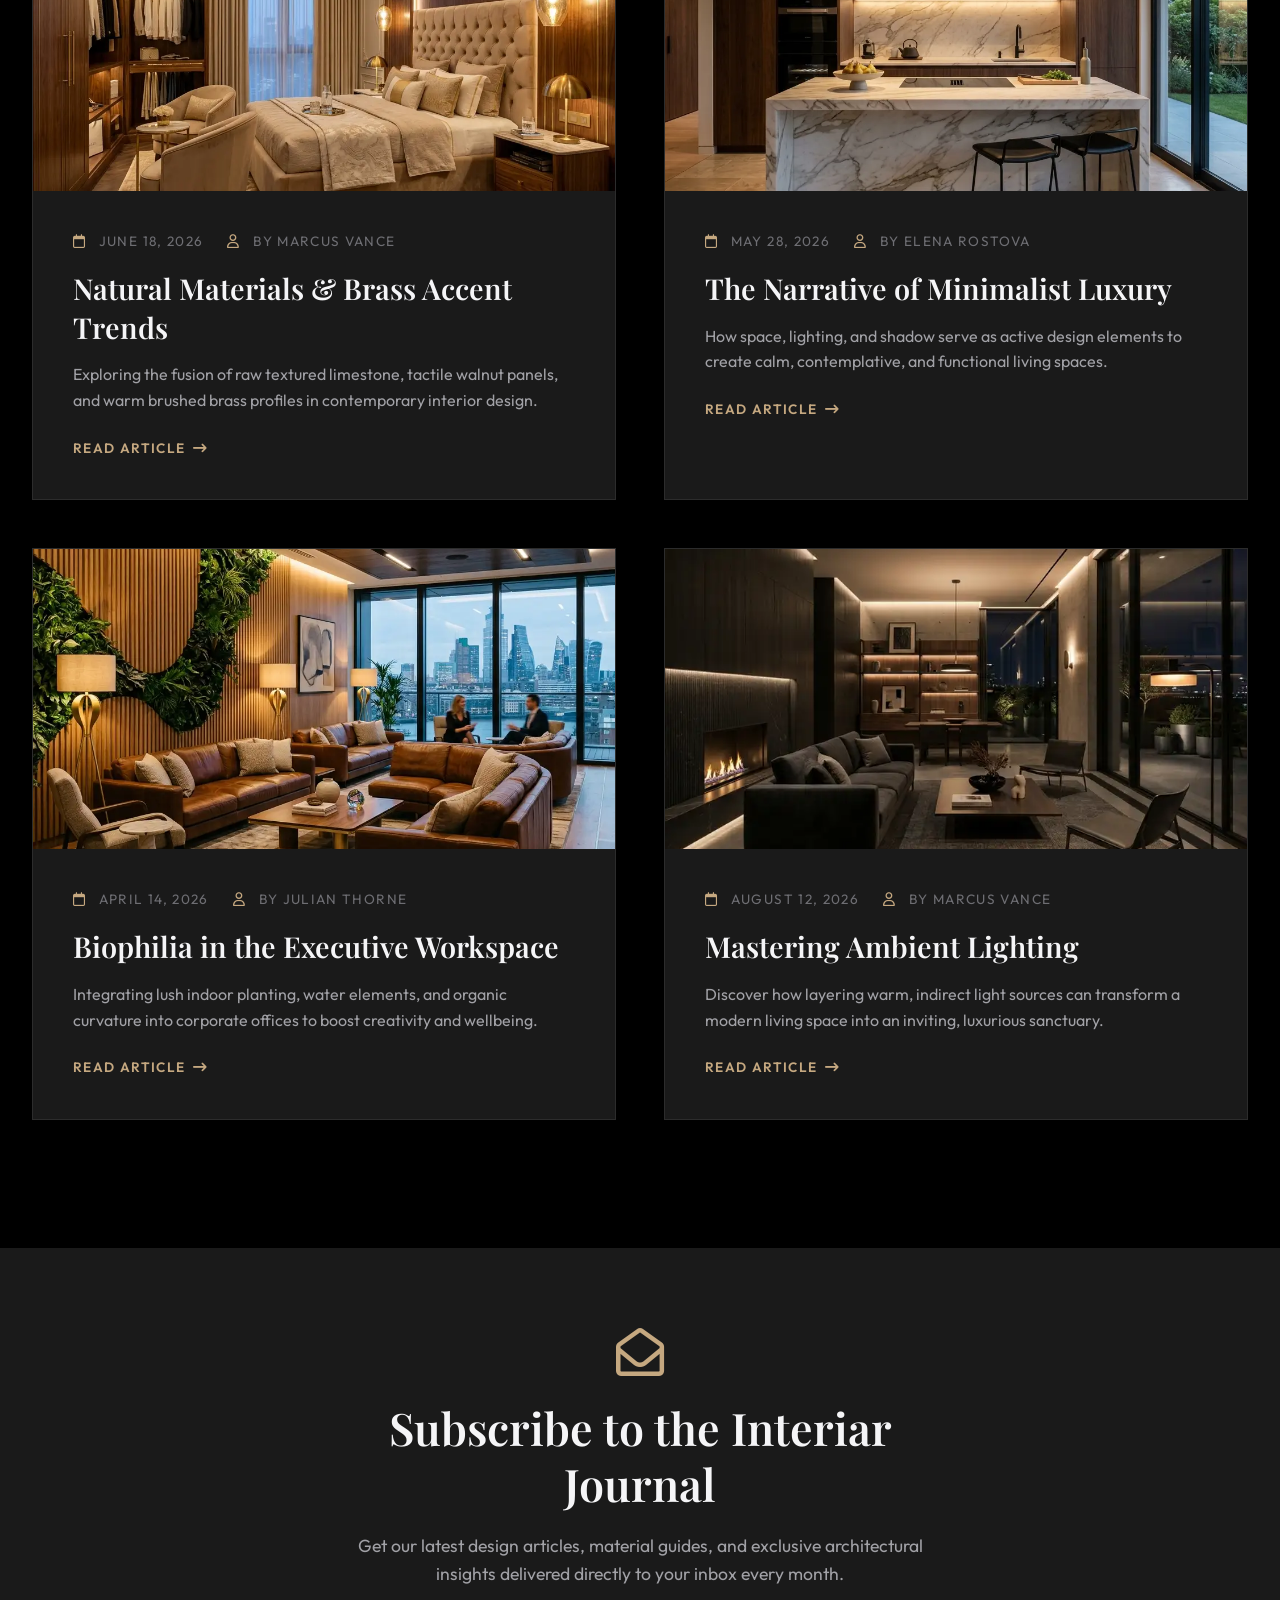
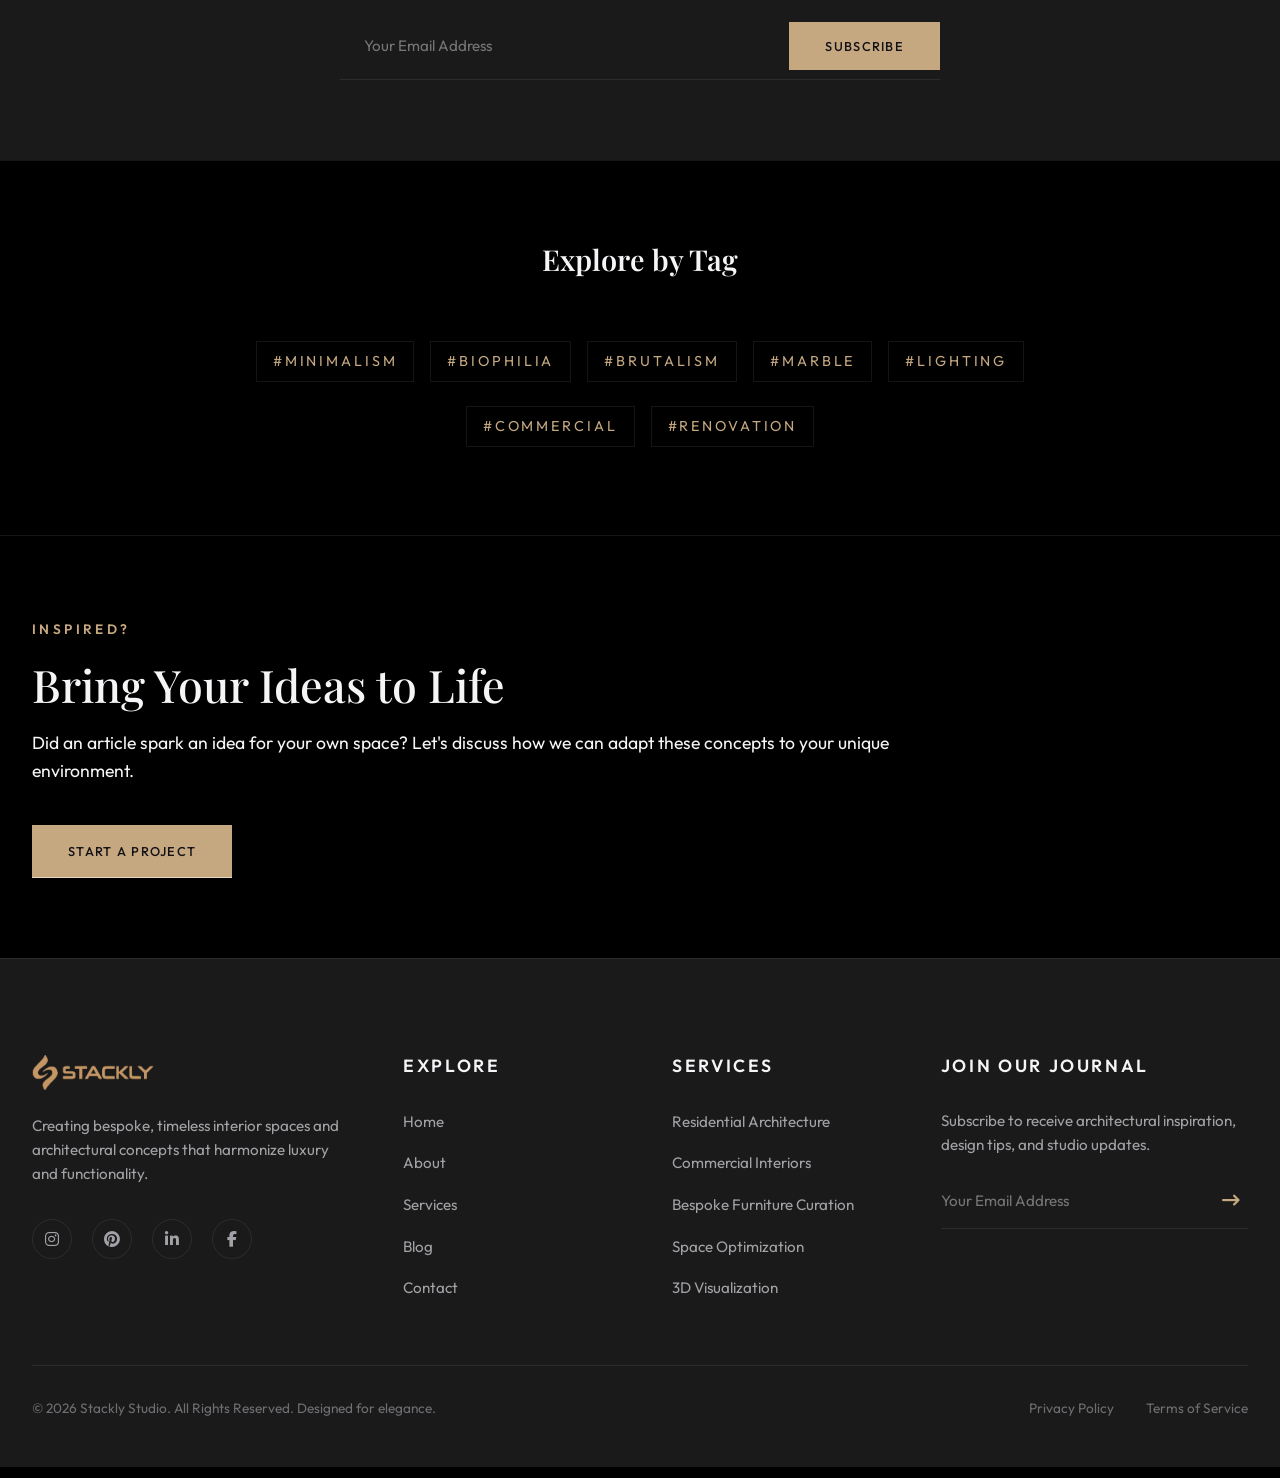
<file: blog.html>
<!DOCTYPE html>
<html lang="en">
<head>
    <meta charset="UTF-8">
    <meta name="viewport" content="width=device-width, initial-scale=1.0">
    <title>Blog | Interiar Design Journal</title>
    <!-- Google Fonts -->
    <link rel="preconnect" href="https://fonts.googleapis.com">
    <link rel="preconnect" href="https://fonts.gstatic.com" crossorigin>
    <link href="https://fonts.googleapis.com/css2?family=Outfit:wght@300;400;500;600;700&family=Playfair+Display:ital,wght@0,400;0,600;0,700;1,400&display=swap" rel="stylesheet">
    <!-- FontAwesome for Icons -->
    <link rel="stylesheet" href="https://cdnjs.cloudflare.com/ajax/libs/font-awesome/6.4.0/css/all.min.css">
    <!-- Custom Style Sheet -->
    <link rel="stylesheet" href="style.css">
    <!-- AOS CSS -->
    <link href="https://unpkg.com/aos@2.3.1/dist/aos.css" rel="stylesheet">
</head>
<body class="dark-theme">
    <!-- Page Loader Animation -->
    <div id="loader" class="loader-container">
        <img src="assets/logo.webp" alt="Stackly Logo" class="loader-logo">
        <div class="loader-spinner"></div>
    </div>

    <!-- Navigation Header -->
    <header class="main-header">
        <div class="header-container">
            <a href="index.html" class="logo">
                <img src="assets/logo.webp" alt="Stackly" class="brand-logo-img" style="height: 40px; width: auto; object-fit: contain;">
            </a>

            <!-- Desktop Nav Links -->
            <nav class="nav-menu" id="nav-menu">
                <a href="index.html" class="nav-link" data-page="home">Home</a>
                <a href="about.html" class="nav-link" data-page="about">About</a>
                <a href="service.html" class="nav-link" data-page="services">Services</a>
                <a href="blog.html" class="nav-link active" data-page="blog">Blog</a>
                <a href="contact.html" class="nav-link" data-page="contact">Contact</a>
                <a href="login.html" class="nav-link nav-btn-login" data-page="login"><i class="fa-regular fa-user"></i> Login</a>
            </nav>

            <div class="header-actions">
               
                <!-- Mobile Burger Menu -->
                <button class="burger-menu" id="burger-menu" aria-label="Toggle Menu">
                    <span class="bar"></span>
                    <span class="bar"></span>
                    <span class="bar"></span>
                </button>
            </div>
        </div>
    </header>

    <!-- Main Content: Blog Page Layout -->
    <main id="app-content" class="fade-in-section">
        <!-- Subpage Hero Banner -->
        <section data-aos="fade-up" class="page-hero">
            <div class="page-hero-overlay"></div>
            <div class="container">
                <span class="page-hero-tag">Design Journal</span>
                <h1 class="page-hero-title">Aesthetic Insights</h1>
                <div class="breadcrumbs">
                    
                </div>
            </div>
        </section>

        <!-- Section 2: Featured Article -->
        <section data-aos="fade-up" class="featured-post-section" style="padding-top: 5rem;">
            <div class="container">
                <div class="section-header">
                    <span class="section-tag">Highlight</span>
                    <h2 class="section-title">Editor's Pick</h2>
                </div>
                <div class="intro-grid" style="background-color: var(--bg-secondary); border-radius: 8px; overflow: hidden; align-items: center; gap: 0;">
                    <div style="width: 100%; height: 100%;">
                        <img src="assets/hero_living.webp" alt="Featured Article" style="width: 100%; height: 100%; object-fit: cover;">
                    </div>
                    <div style="padding: 4rem;">
                        <span class="intro-text-tag" style="margin-bottom: 1rem;">Interior Architecture</span>
                        <h2 class="intro-title" style="font-size: 2.2rem; margin-bottom: 1rem;">The Resurgence of Brutalism in Modern Residential Spaces</h2>
                        <p class="intro-desc" style="margin-bottom: 2rem;">Discover how exposed concrete, raw steel profiles, and monumental structural forms are being adapted into cozy, human-centric living spaces.</p>
                        <a href="404.html" class="btn btn-primary">Read Featured Story</a>
                    </div>
                </div>
            </div>
        </section>

        <!-- Section 3: Categories Filter -->
        <section data-aos="fade-up" class="categories-section" style="padding: 4rem 0;">
            <div class="container">
                <div class="filter-tabs" style="justify-content: center; margin-bottom: 0;">
                    <button class="filter-tab active" data-filter="all">All Topics</button>
                    <button class="filter-tab" data-filter="architecture">Architecture</button>
                    <button class="filter-tab" data-filter="interiors">Interiors</button>
                    <button class="filter-tab" data-filter="materials">Materials</button>
                    <button class="filter-tab" data-filter="trends">Design Trends</button>
                </div>
            </div>
        </section>

        <!-- Section 4: Blog Masonry Grid -->
        <section data-aos="fade-up" class="blog-section" style="padding-top: 0;">
            <div class="container">
                <div class="blog-grid">
                    <div class="blog-card" data-id="natural-materials" data-category="materials">
                        <div class="blog-card-image-box">
                            <img src="assets/project_res1.webp" alt="Natural Materials & Brass Accent Trends" class="blog-card-image">
                        </div>
                        <div class="blog-card-content">
                            <div class="blog-meta">
                                <span><i class="fa-regular fa-calendar"></i> June 18, 2026</span>
                                <span><i class="fa-regular fa-user"></i> By Marcus Vance</span>
                            </div>
                            <h2 class="blog-card-title">Natural Materials & Brass Accent Trends</h2>
                            <p class="blog-card-excerpt">Exploring the fusion of raw textured limestone, tactile walnut panels, and warm brushed brass profiles in contemporary interior design.</p>
                            <span class="blog-read-more">Read Article <i class="fa-solid fa-arrow-right-long"></i></span>
                        </div>
                    </div>

                    <div class="blog-card" data-id="minimalist-philosophy" data-category="interiors">
                        <div class="blog-card-image-box">
                            <img src="assets/hero_kitchen.webp" alt="The Narrative of Minimalist Luxury" class="blog-card-image">
                        </div>
                        <div class="blog-card-content">
                            <div class="blog-meta">
                                <span><i class="fa-regular fa-calendar"></i> May 28, 2026</span>
                                <span><i class="fa-regular fa-user"></i> By Elena Rostova</span>
                            </div>
                            <h2 class="blog-card-title">The Narrative of Minimalist Luxury</h2>
                            <p class="blog-card-excerpt">How space, lighting, and shadow serve as active design elements to create calm, contemplative, and functional living spaces.</p>
                            <span class="blog-read-more">Read Article <i class="fa-solid fa-arrow-right-long"></i></span>
                        </div>
                    </div>

                    <div class="blog-card" data-id="workplace-evolution" data-category="architecture">
                        <div class="blog-card-image-box">
                            <img src="assets/hero_office.webp" alt="Biophilia in the Executive Workspace" class="blog-card-image">
                        </div>
                        <div class="blog-card-content">
                            <div class="blog-meta">
                                <span><i class="fa-regular fa-calendar"></i> April 14, 2026</span>
                                <span><i class="fa-regular fa-user"></i> By Julian Thorne</span>
                            </div>
                            <h2 class="blog-card-title">Biophilia in the Executive Workspace</h2>
                            <p class="blog-card-excerpt">Integrating lush indoor planting, water elements, and organic curvature into corporate offices to boost creativity and wellbeing.</p>
                            <span class="blog-read-more">Read Article <i class="fa-solid fa-arrow-right-long"></i></span>
                        </div>
                    </div>

                    <div class="blog-card" data-id="lighting-mastery" data-category="trends">
                        <div class="blog-card-image-box">
                            <img src="assets/blog_living.webp" alt="Mastering Ambient Lighting" class="blog-card-image">
                        </div>
                        <div class="blog-card-content">
                            <div class="blog-meta">
                                <span><i class="fa-regular fa-calendar"></i> August 12, 2026</span>
                                <span><i class="fa-regular fa-user"></i> By Marcus Vance</span>
                            </div>
                            <h2 class="blog-card-title">Mastering Ambient Lighting</h2>
                            <p class="blog-card-excerpt">Discover how layering warm, indirect light sources can transform a modern living space into an inviting, luxurious sanctuary.</p>
                            <span class="blog-read-more">Read Article <i class="fa-solid fa-arrow-right-long"></i></span>
                        </div>
                    </div>
                </div>
            </div>
        </section>

        <!-- Section 5: Newsletter Subscription -->
        <section data-aos="fade-up" class="newsletter-section" style="background-color: var(--bg-secondary); padding: 5rem 0;">
            <div class="container">
                <div style="max-width: 600px; margin: 0 auto; text-align: center;">
                    <i class="fa-regular fa-envelope-open" style="font-size: 3rem; color: var(--accent); margin-bottom: 1.5rem;"></i>
                    <h2 class="section-title">Subscribe to the Interiar Journal</h2>
                    <p class="section-desc" style="margin-bottom: 2rem;">Get our latest design articles, material guides, and exclusive architectural insights delivered directly to your inbox every month.</p>
                    <form id="blog-newsletter-form" class="newsletter-form" style="max-width: 100%;">
                        <div class="input-group">
                            <input type="email" placeholder="Your Email Address" required aria-label="Email Address" style="padding: 1rem 1.5rem;">
                            <button type="submit" class="btn btn-primary">Subscribe</button>
                        </div>
                    </form>
                </div>
            </div>
        </section>

        <!-- Section 6: Popular Tags -->
        <section data-aos="fade-up" class="tags-section" style="padding: 5rem 0; border-top: 1px solid var(--border-color);">
            <div class="container">
                <div class="section-header" style="text-align: center;">
                    <h2 class="section-title" style="font-size: 1.8rem;">Explore by Tag</h2>
                </div>
                <div style="display: flex; flex-wrap: wrap; gap: 1rem; justify-content: center; max-width: 800px; margin: 0 auto;">
                    <a href="404.html" class="project-tag" style="position: static; font-size: 0.9rem; padding: 0.5rem 1rem; border: 1px solid var(--border-color); cursor: pointer; transition: all var(--transition-fast); display: inline-block;">#Minimalism</a>
                    <a href="404.html" class="project-tag" style="position: static; font-size: 0.9rem; padding: 0.5rem 1rem; border: 1px solid var(--border-color); cursor: pointer; transition: all var(--transition-fast); display: inline-block;">#Biophilia</a>
                    <a href="404.html" class="project-tag" style="position: static; font-size: 0.9rem; padding: 0.5rem 1rem; border: 1px solid var(--border-color); cursor: pointer; transition: all var(--transition-fast); display: inline-block;">#Brutalism</a>
                    <a href="404.html" class="project-tag" style="position: static; font-size: 0.9rem; padding: 0.5rem 1rem; border: 1px solid var(--border-color); cursor: pointer; transition: all var(--transition-fast); display: inline-block;">#Marble</a>
                    <a href="404.html" class="project-tag" style="position: static; font-size: 0.9rem; padding: 0.5rem 1rem; border: 1px solid var(--border-color); cursor: pointer; transition: all var(--transition-fast); display: inline-block;">#Lighting</a>
                    <a href="404.html" class="project-tag" style="position: static; font-size: 0.9rem; padding: 0.5rem 1rem; border: 1px solid var(--border-color); cursor: pointer; transition: all var(--transition-fast); display: inline-block;">#Commercial</a>
                    <a href="404.html" class="project-tag" style="position: static; font-size: 0.9rem; padding: 0.5rem 1rem; border: 1px solid var(--border-color); cursor: pointer; transition: all var(--transition-fast); display: inline-block;">#Renovation</a>
                </div>
            </div>
        </section>

        <!-- Section 7: Call to Action -->
        <section data-aos="fade-up" class="about-cta" id="blog-cta" style="border-top: 1px solid var(--border-color);">
            <div class="container">
                <div class="about-cta-inner">
                    <span class="section-tag">Inspired?</span>
                    <h2>Bring Your Ideas to Life</h2>
                    <p>Did an article spark an idea for your own space? Let's discuss how we can adapt these concepts to your unique environment.</p>
                    <div class="about-cta-btns">
                        <a href="404.html" class="btn btn-primary">Start a Project</a>
                    </div>
                </div>
            </div>
        </section>

    

    <!-- Footer Section -->
    <footer class="main-footer">
        <div class="footer-container">
            <div class="footer-grid">
                <div class="footer-col brand-col">
                    <a href="index.html" class="logo footer-logo">
                        <img src="assets/logo.webp" alt="Stackly" class="brand-logo-img" style="height: 35px; width: auto; object-fit: contain;">
                    </a>
                    <p class="brand-desc">Creating bespoke, timeless interior spaces and architectural concepts that harmonize luxury and functionality.</p>
                    <div class="social-links">
                        <a href="404.html" aria-label="Instagram"><i class="fa-brands fa-instagram"></i></a>
                        <a href="404.html" aria-label="Pinterest"><i class="fa-brands fa-pinterest"></i></a>
                        <a href="404.html" aria-label="LinkedIn"><i class="fa-brands fa-linkedin-in"></i></a>
                        <a href="404.html" aria-label="Facebook"><i class="fa-brands fa-facebook-f"></i></a>
                    </div>
                </div>

                <div class="footer-col links-col">
                    <h3>Explore</h3>
                    <ul class="footer-links">
                        <li><a href="index.html">Home</a></li>
                        <li><a href="about.html">About</a></li>
                        <li><a href="service.html">Services</a></li>
                        <li><a href="blog.html">Blog</a></li>
                        <li><a href="contact.html">Contact</a></li>
                    </ul>
                </div>

                <div class="footer-col links-col">
                    <h3>Services</h3>
                    <ul class="footer-links">
                        <li><a href="404.html">Residential Architecture</a></li>
                        <li><a href="404.html">Commercial Interiors</a></li>
                        <li><a href="404.html">Bespoke Furniture Curation</a></li>
                        <li><a href="404.html">Space Optimization</a></li>
                        <li><a href="404.html">3D Visualization</a></li>
                    </ul>
                </div>

                <div class="footer-col newsletter-col">
                    <h3>Join Our Journal</h3>
                    <p>Subscribe to receive architectural inspiration, design tips, and studio updates.</p>
                    <form id="footer-newsletter-form" class="newsletter-form">
                        <div class="input-group">
                            <input type="email" placeholder="Your Email Address" required aria-label="Email Address">
                            <button type="submit" class="newsletter-btn"><i class="fa-solid fa-arrow-right-long"></i></button>
                        </div>
                    </form>
                    <div id="newsletter-toast" class="newsletter-toast">Subscribed successfully!</div>
                </div>
            </div>

            <div class="footer-bottom">
                <p>&copy; 2026 Stackly Studio. All Rights Reserved. Designed for elegance.</p>
                <div class="footer-bottom-links">
                    <a href="404.html">Privacy Policy</a>
                    <a href="404.html">Terms of Service</a>
                </div>
            </div>
        </div>
    </footer>

    <!-- App Script -->
    <script src="app.js"></script>
    <!-- AOS JS -->
    <script src="https://unpkg.com/aos@2.3.1/dist/aos.js"></script>
    <script>
        AOS.init({
            duration: 800,
            once: true
        });
    </script>
</body>
</html>
</file>
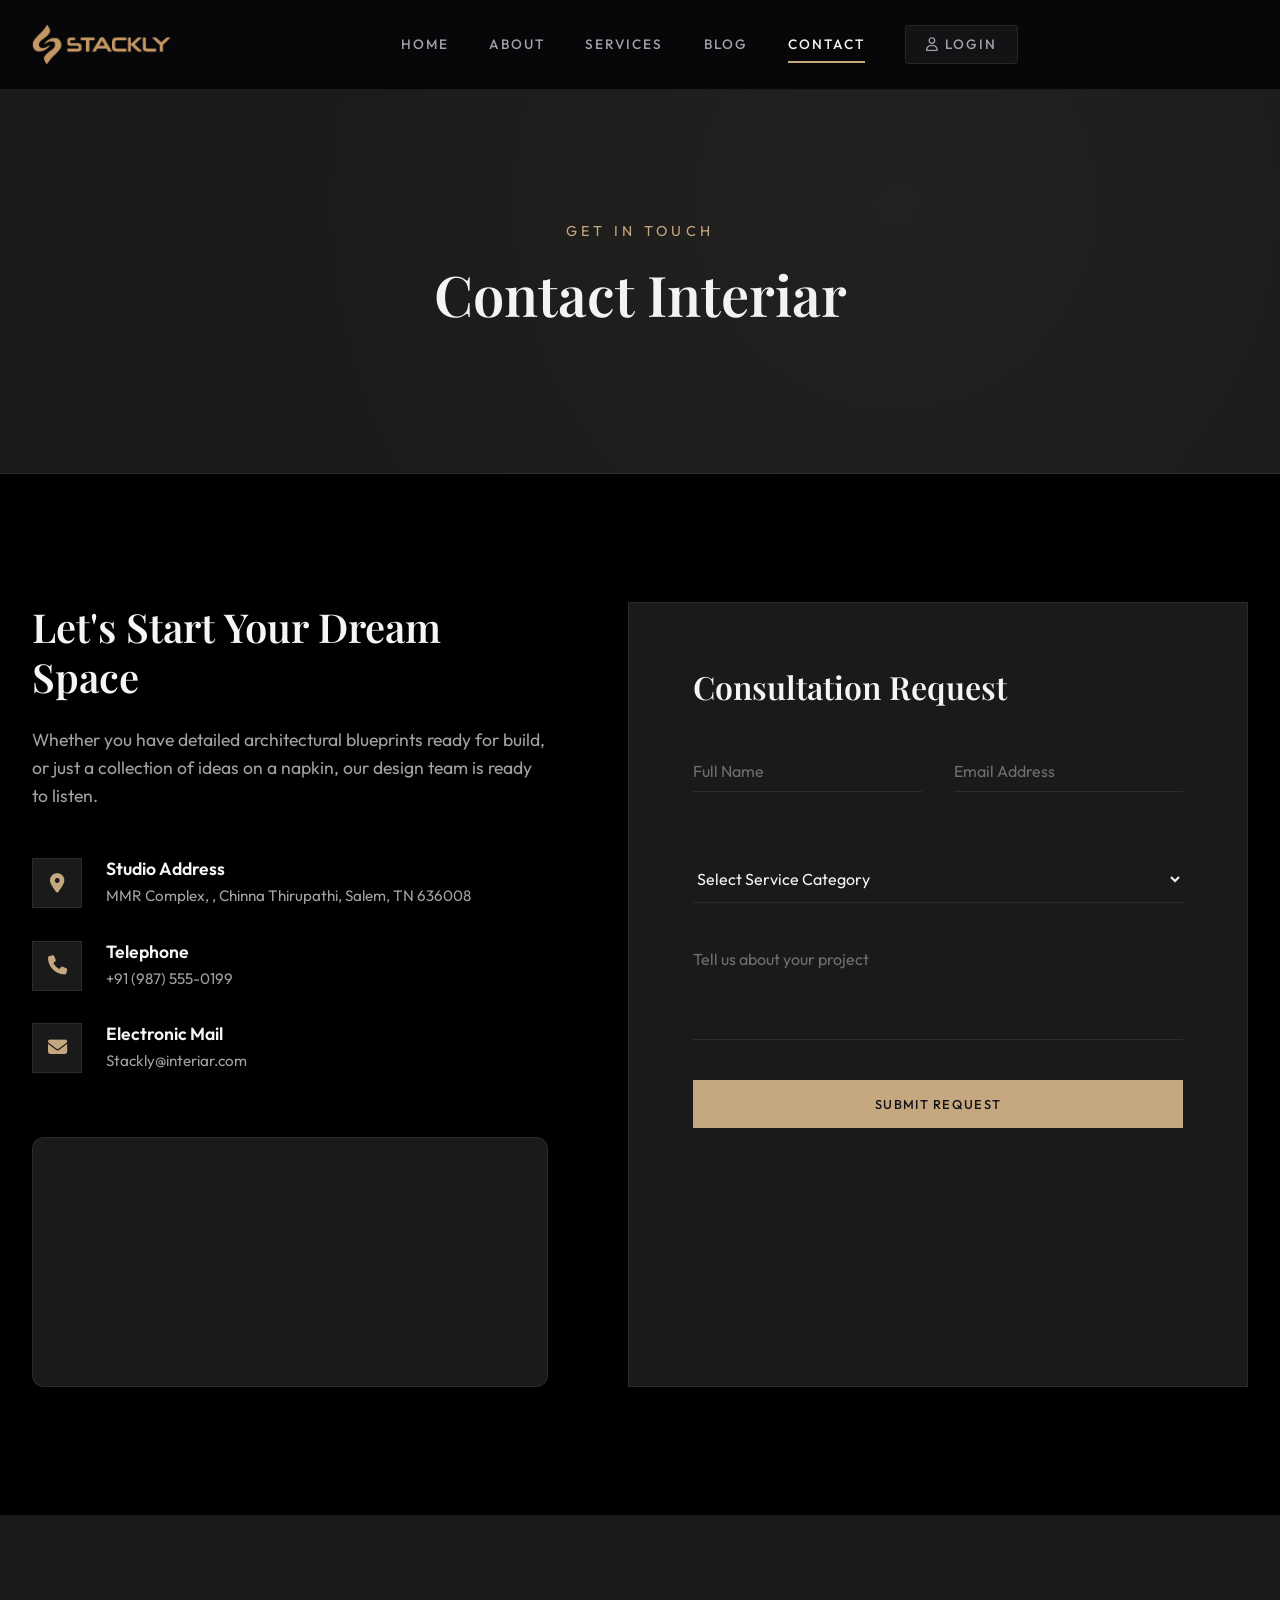
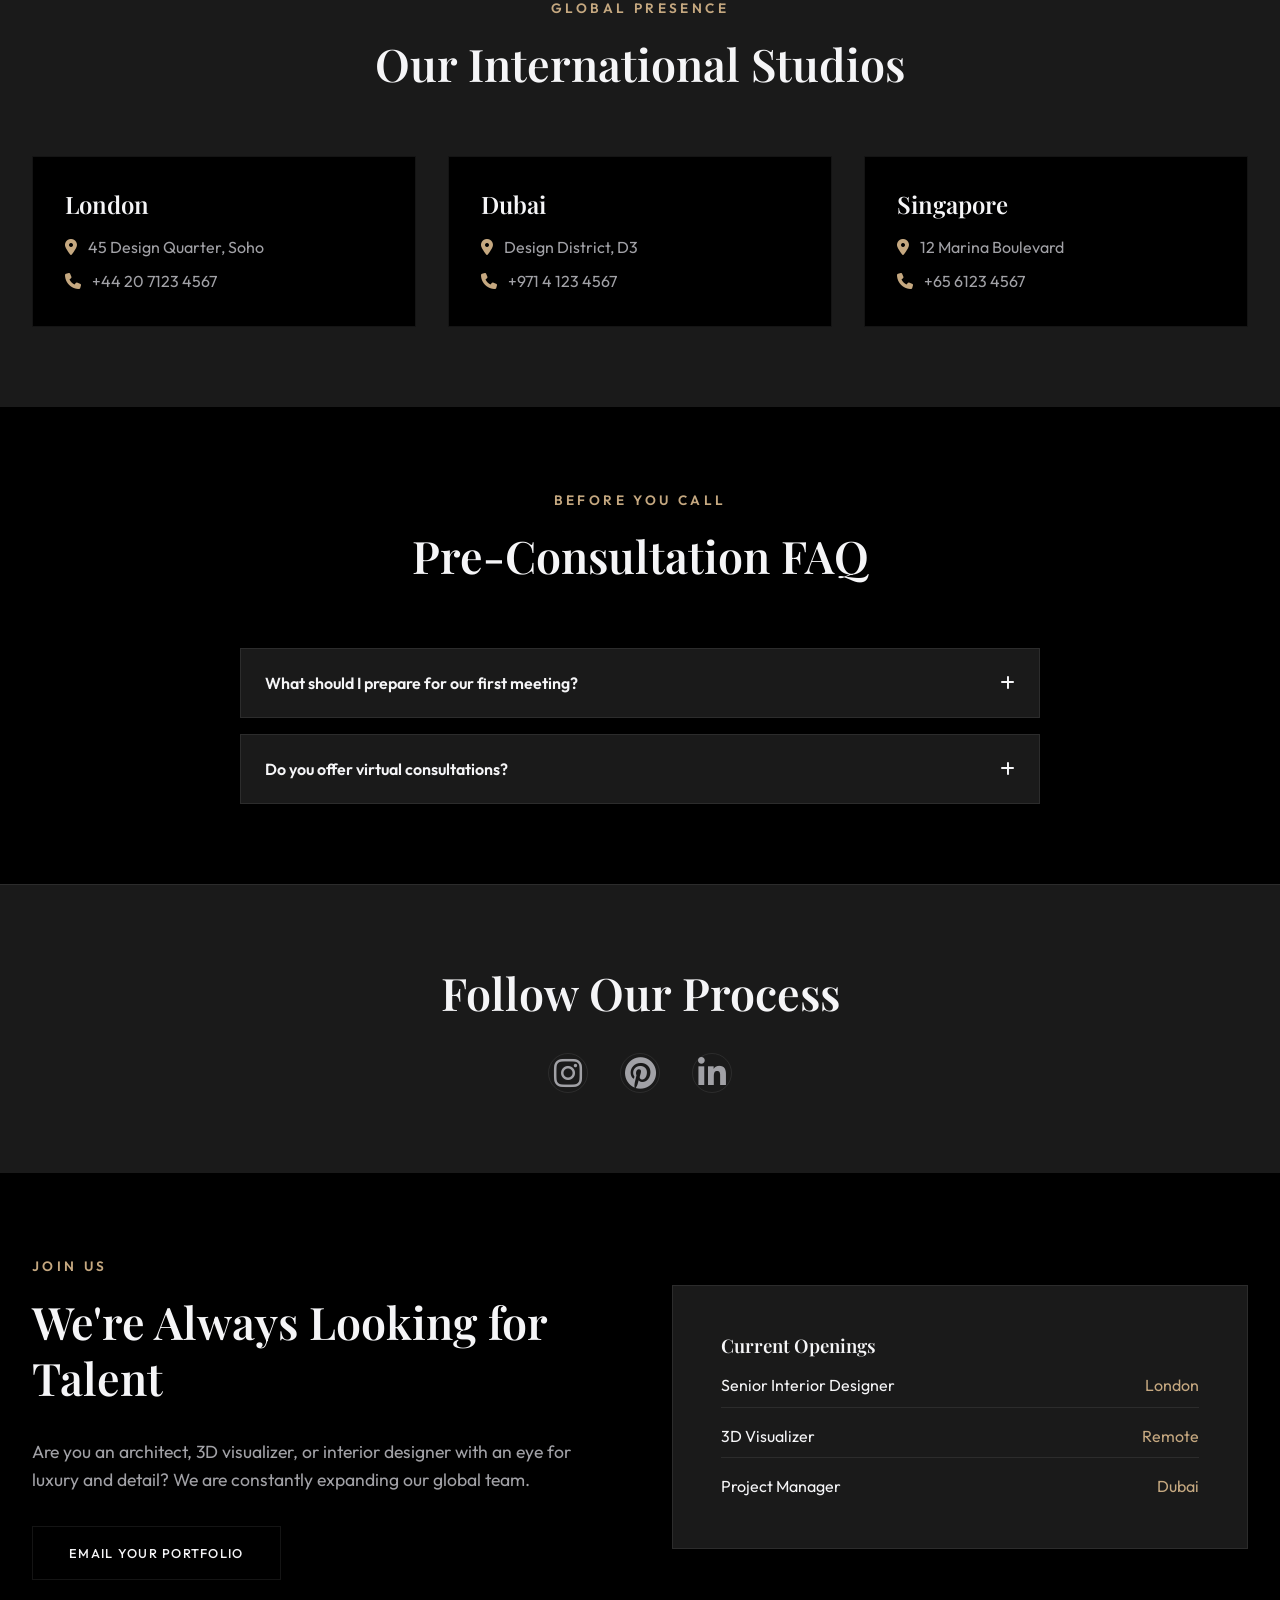
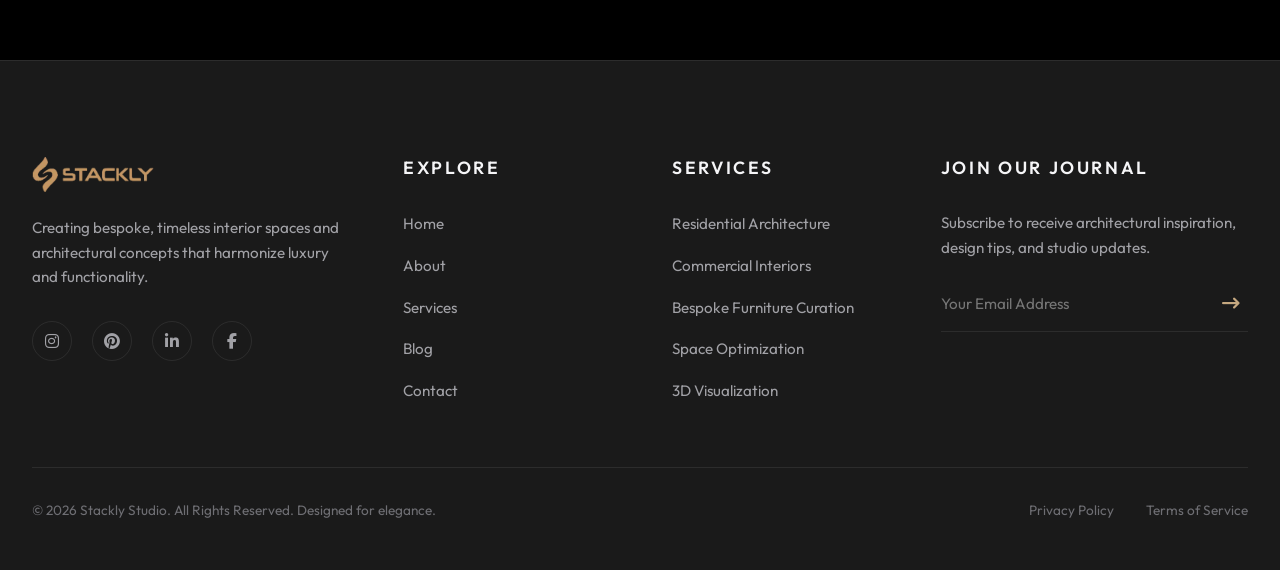
<file: contact.html>
<!DOCTYPE html>
<html lang="en">
<head>
    <meta charset="UTF-8">
    <meta name="viewport" content="width=device-width, initial-scale=1.0">
    <title>Contact Us | Interiar Design Studio</title>
    <!-- Google Fonts -->
    <link rel="preconnect" href="https://fonts.googleapis.com">
    <link rel="preconnect" href="https://fonts.gstatic.com" crossorigin>
    <link href="https://fonts.googleapis.com/css2?family=Outfit:wght@300;400;500;600;700&family=Playfair+Display:ital,wght@0,400;0,600;0,700;1,400&display=swap" rel="stylesheet">
    <!-- FontAwesome for Icons -->
    <link rel="stylesheet" href="https://cdnjs.cloudflare.com/ajax/libs/font-awesome/6.4.0/css/all.min.css">
    <!-- Custom Style Sheet -->
    <link rel="stylesheet" href="style.css">
    <!-- AOS CSS -->
    <link href="https://unpkg.com/aos@2.3.1/dist/aos.css" rel="stylesheet">
</head>
<body class="dark-theme">
    <!-- Page Loader Animation -->
    <div id="loader" class="loader-container">
        <img src="assets/logo.webp" alt="Stackly Logo" class="loader-logo">
        <div class="loader-spinner"></div>
    </div>

    <!-- Navigation Header -->
    <header class="main-header">
        <div class="header-container">
            <a href="index.html" class="logo">
                <img src="assets/logo.webp" alt="Stackly" class="brand-logo-img" style="height: 40px; width: auto; object-fit: contain;">
            </a>

            <!-- Desktop Nav Links -->
            <nav class="nav-menu" id="nav-menu">
                <a href="index.html" class="nav-link" data-page="home">Home</a>
                <a href="about.html" class="nav-link" data-page="about">About</a>
                <a href="service.html" class="nav-link" data-page="services">Services</a>
                <a href="blog.html" class="nav-link" data-page="blog">Blog</a>
                <a href="contact.html" class="nav-link active" data-page="contact">Contact</a>
                <a href="login.html" class="nav-link nav-btn-login" data-page="login"><i class="fa-regular fa-user"></i> Login</a>
            </nav>

            <div class="header-actions">
              
                <!-- Mobile Burger Menu -->
                <button class="burger-menu" id="burger-menu" aria-label="Toggle Menu">
                    <span class="bar"></span>
                    <span class="bar"></span>
                    <span class="bar"></span>
                </button>
            </div>
        </div>
    </header>

    <!-- Main Content: Contact Page Layout -->
    <main id="app-content" class="fade-in-section">
        <!-- Subpage Hero Banner -->
        <section data-aos="fade-up" class="page-hero">
            <div class="page-hero-overlay"></div>
            <div class="container">
                <span class="page-hero-tag">Get In Touch</span>
                <h1 class="page-hero-title">Contact Interiar</h1>
                <div class="breadcrumbs">
                    
                    
                </div>
            </div>
        </section>

        <!-- Section 2: Contact Form and Details -->
        <section data-aos="fade-up" class="contact-section">
            <div class="container">
                <div class="contact-grid">
                    <!-- Details Col -->
                    <div class="contact-info-col">
                        <h2>Let's Start Your Dream Space</h2>
                        <p class="contact-info-desc">Whether you have detailed architectural blueprints ready for build, or just a collection of ideas on a napkin, our design team is ready to listen.</p>
                        
                        <div class="contact-details">
                            <div class="contact-detail-item">
                                <div class="contact-detail-icon"><i class="fa-solid fa-location-dot"></i></div>
                                <div class="contact-detail-text">
                                    <h3>Studio Address</h3>
                                    <p>MMR Complex, , Chinna Thirupathi, Salem, TN 636008</p>
                                </div>
                            </div>
                            
                            <div class="contact-detail-item">
                                <div class="contact-detail-icon"><i class="fa-solid fa-phone"></i></div>
                                <div class="contact-detail-text">
                                    <h3>Telephone</h3>
                                    <p><a href="tel:+12125550199">+91 (987) 555-0199</a></p>
                                </div>
                            </div>

                            <div class="contact-detail-item">
                                <div class="contact-detail-icon"><i class="fa-solid fa-envelope"></i></div>
                                <div class="contact-detail-text">
                                    <h3>Electronic Mail</h3>
                                    <p><a href="mailto:design@interiar.com">Stackly@interiar.com</a></p>
                                </div>
                            </div>
                        </div>

                        <!-- Actual Interactive Map -->
                        <div class="map-container" style="width: 100%; height: 250px; border-radius: 12px; overflow: hidden; border: 1px solid var(--border-color); background-color: var(--bg-secondary);">
                            <iframe 
                                src="https://maps.google.com/maps?q=Chinna%20Thirupathi,%20Salem,%20TN%20636008&t=&z=15&ie=UTF8&iwloc=&output=embed" 
                                width="100%" 
                                height="100%" 
                                frameborder="0" 
                                style="border:0; filter: invert(90%) hue-rotate(180deg) brightness(90%) contrast(85%);" 
                                allowfullscreen="" 
                                aria-hidden="false" 
                                tabindex="0">
                            </iframe>
                        </div>
                    </div>

                    <!-- Contact Form Col -->
                    <div class="contact-form-container">
                        <h2 class="form-title">Consultation Request</h2>
                        <form id="contact-form" novalidate>
                            <div class="form-grid">
                                <div class="form-group">
                                    <input type="text" id="contact-name" class="form-input" placeholder=" " required>
                                    <label for="contact-name" class="form-label">Full Name</label>
                                    <div class="form-error">Please enter your name</div>
                                </div>
                                <div class="form-group">
                                    <input type="email" id="contact-email" class="form-input" placeholder=" " required>
                                    <label for="contact-email" class="form-label">Email Address</label>
                                    <div class="form-error">Please enter a valid email</div>
                                </div>
                            </div>
                            
                            <div class="form-group">
                                <select id="contact-service" class="form-input" required style="cursor: pointer; padding-right: 1.5rem;">
                                    <option value="" disabled selected hidden>Select Service Category</option>
                                    <option value="residential">Residential Architecture</option>
                                    <option value="commercial">Commercial Interior</option>
                                    <option value="furniture">Furniture Curation</option>
                                    <option value="consultation">General Consultation</option>
                                </select>
                                <div class="form-error">Please select a service option</div>
                            </div>

                            <div class="form-group" style="margin-top: 2rem;">
                                <textarea id="contact-message" class="form-input" placeholder=" " rows="4" required style="resize: none;"></textarea>
                                <label for="contact-message" class="form-label">Tell us about your project</label>
                                <div class="form-error">Please describe your requirements</div>
                            </div>

                            <button type="submit" class="btn btn-primary submit-btn">Submit Request</button>
                        </form>
                    </div>
                </div>
            </div>
        </section>

        <!-- Section 3: Global Offices -->
        <section data-aos="fade-up" class="locations-section" style="background-color: var(--bg-secondary); padding: 5rem 0;">
            <div class="container">
                <div class="section-header">
                    <span class="section-tag">Global Presence</span>
                    <h2 class="section-title">Our International Studios</h2>
                </div>
                <div style="display: grid; grid-template-columns: repeat(auto-fit, minmax(250px, 1fr)); gap: 2rem;">
                    <div style="padding: 2rem; border: 1px solid var(--border-color); background-color: var(--bg-primary);">
                        <h3 style="margin-bottom: 1rem; font-size: 1.5rem;">London</h3>
                        <p style="color: var(--text-secondary); margin-bottom: 0.5rem;"><i class="fa-solid fa-location-dot" style="color: var(--accent); margin-right: 0.5rem;"></i> 45 Design Quarter, Soho</p>
                        <p style="color: var(--text-secondary);"><i class="fa-solid fa-phone" style="color: var(--accent); margin-right: 0.5rem;"></i> +44 20 7123 4567</p>
                    </div>
                    <div style="padding: 2rem; border: 1px solid var(--border-color); background-color: var(--bg-primary);">
                        <h3 style="margin-bottom: 1rem; font-size: 1.5rem;">Dubai</h3>
                        <p style="color: var(--text-secondary); margin-bottom: 0.5rem;"><i class="fa-solid fa-location-dot" style="color: var(--accent); margin-right: 0.5rem;"></i> Design District, D3</p>
                        <p style="color: var(--text-secondary);"><i class="fa-solid fa-phone" style="color: var(--accent); margin-right: 0.5rem;"></i> +971 4 123 4567</p>
                    </div>
                    <div style="padding: 2rem; border: 1px solid var(--border-color); background-color: var(--bg-primary);">
                        <h3 style="margin-bottom: 1rem; font-size: 1.5rem;">Singapore</h3>
                        <p style="color: var(--text-secondary); margin-bottom: 0.5rem;"><i class="fa-solid fa-location-dot" style="color: var(--accent); margin-right: 0.5rem;"></i> 12 Marina Boulevard</p>
                        <p style="color: var(--text-secondary);"><i class="fa-solid fa-phone" style="color: var(--accent); margin-right: 0.5rem;"></i> +65 6123 4567</p>
                    </div>
                </div>
            </div>
        </section>

        <!-- Section 4: Pre-Consultation FAQ -->
        <section data-aos="fade-up" class="faq-section" style="padding: 5rem 0;">
            <div class="container">
                <div class="section-header" style="text-align: center;">
                    <span class="section-tag">Before You Call</span>
                    <h2 class="section-title">Pre-Consultation FAQ</h2>
                </div>
                <div class="accordion-container" style="max-width: 800px; margin: 0 auto; display: flex; flex-direction: column; gap: 1rem;">
                    <div class="accordion-item" style="border: 1px solid var(--border-color); background-color: var(--bg-secondary);">
                        <button class="accordion-trigger" style="width: 100%; padding: 1.5rem; text-align: left; display: flex; justify-content: space-between; align-items: center; font-weight: 600; font-family: var(--font-body);">
                            What should I prepare for our first meeting?
                            <i class="fa-solid fa-plus accordion-icon" style="transition: transform var(--transition-fast);"></i>
                        </button>
                        <div class="accordion-content" style="max-height: 0; overflow: hidden; transition: max-height var(--transition-smooth); padding: 0 1.5rem;">
                            <p style="color: var(--text-secondary); padding-bottom: 1.5rem; font-size: 0.95rem; line-height: 1.6;">Ideally, provide any existing floor plans, inspirational mood boards (Pinterest, etc.), and a rough budget guideline. This helps us tailor the consultation to your exact needs.</p>
                        </div>
                    </div>
                    <div class="accordion-item" style="border: 1px solid var(--border-color); background-color: var(--bg-secondary);">
                        <button class="accordion-trigger" style="width: 100%; padding: 1.5rem; text-align: left; display: flex; justify-content: space-between; align-items: center; font-weight: 600; font-family: var(--font-body);">
                            Do you offer virtual consultations?
                            <i class="fa-solid fa-plus accordion-icon" style="transition: transform var(--transition-fast);"></i>
                        </button>
                        <div class="accordion-content" style="max-height: 0; overflow: hidden; transition: max-height var(--transition-smooth); padding: 0 1.5rem;">
                            <p style="color: var(--text-secondary); padding-bottom: 1.5rem; font-size: 0.95rem; line-height: 1.6;">Yes, we regularly conduct initial project briefings via Zoom or Google Meet for our international clients before planning a site visit.</p>
                        </div>
                    </div>
                </div>
            </div>
        </section>

        <!-- Section 5: Social Media -->
        <section data-aos="fade-up" class="social-section" style="background-color: var(--bg-secondary); padding: 5rem 0; border-top: 1px solid var(--border-color);">
            <div class="container" style="text-align: center;">
                <h2 class="section-title" style="margin-bottom: 2rem;">Follow Our Process</h2>
                <div class="social-links" style="justify-content: center; gap: 2rem;">
                    <a href="404.html" aria-label="Instagram" style="font-size: 2rem;"><i class="fa-brands fa-instagram"></i></a>
                    <a href="404.html" aria-label="Pinterest" style="font-size: 2rem;"><i class="fa-brands fa-pinterest"></i></a>
                    <a href="404.html" aria-label="LinkedIn" style="font-size: 2rem;"><i class="fa-brands fa-linkedin-in"></i></a>
                </div>
            </div>
        </section>

        <!-- Section 6: Careers -->
        <section data-aos="fade-up" class="careers-section" style="padding: 5rem 0;">
            <div class="container">
                <div class="intro-grid" style="align-items: center;">
                    <div>
                        <span class="intro-text-tag">Join Us</span>
                        <h2 class="intro-title">We're Always Looking for Talent</h2>
                        <p class="intro-desc">Are you an architect, 3D visualizer, or interior designer with an eye for luxury and detail? We are constantly expanding our global team.</p>
                        <a href="404.html" class="btn btn-secondary">Email Your Portfolio</a>
                    </div>
                    <div style="background-color: var(--bg-secondary); padding: 3rem; border: 1px solid var(--border-color);">
                        <h3 style="margin-bottom: 1rem;">Current Openings</h3>
                        <ul style="list-style: none; padding: 0; display: flex; flex-direction: column; gap: 1rem;">
                            <li style="display: flex; justify-content: space-between; border-bottom: 1px solid var(--border-color); padding-bottom: 0.5rem;"><span>Senior Interior Designer</span> <span style="color: var(--accent);">London</span></li>
                            <li style="display: flex; justify-content: space-between; border-bottom: 1px solid var(--border-color); padding-bottom: 0.5rem;"><span>3D Visualizer</span> <span style="color: var(--accent);">Remote</span></li>
                            <li style="display: flex; justify-content: space-between;"><span>Project Manager</span> <span style="color: var(--accent);">Dubai</span></li>
                        </ul>
                    </div>
                </div>
            </div>
        </section>


    </main>

    <!-- Footer Section -->
    <footer class="main-footer">
        <div class="footer-container">
            <div class="footer-grid">
                <div class="footer-col brand-col">
                    <a href="index.html" class="logo footer-logo">
                        <img src="assets/logo.webp" alt="Stackly" class="brand-logo-img" style="height: 35px; width: auto; object-fit: contain;">
                    </a>
                    <p class="brand-desc">Creating bespoke, timeless interior spaces and architectural concepts that harmonize luxury and functionality.</p>
                    <div class="social-links">
                        <a href="404.html" aria-label="Instagram"><i class="fa-brands fa-instagram"></i></a>
                        <a href="404.html" aria-label="Pinterest"><i class="fa-brands fa-pinterest"></i></a>
                        <a href="404.html" aria-label="LinkedIn"><i class="fa-brands fa-linkedin-in"></i></a>
                        <a href="404.html" aria-label="Facebook"><i class="fa-brands fa-facebook-f"></i></a>
                    </div>
                </div>

                <div class="footer-col links-col">
                    <h3>Explore</h3>
                    <ul class="footer-links">
                        <li><a href="index.html">Home</a></li>
                        <li><a href="about.html">About</a></li>
                        <li><a href="service.html">Services</a></li>
                        <li><a href="blog.html">Blog</a></li>
                        <li><a href="contact.html">Contact</a></li>
                    </ul>
                </div>

                <div class="footer-col links-col">
                    <h3>Services</h3>
                    <ul class="footer-links">
                        <li><a href="404.html">Residential Architecture</a></li>
                        <li><a href="404.html">Commercial Interiors</a></li>
                        <li><a href="404.html">Bespoke Furniture Curation</a></li>
                        <li><a href="404.html">Space Optimization</a></li>
                        <li><a href="404.html">3D Visualization</a></li>
                    </ul>
                </div>

                <div class="footer-col newsletter-col">
                    <h3>Join Our Journal</h3>
                    <p>Subscribe to receive architectural inspiration, design tips, and studio updates.</p>
                    <form id="footer-newsletter-form" class="newsletter-form">
                        <div class="input-group">
                            <input type="email" placeholder="Your Email Address" required aria-label="Email Address">
                            <button type="submit" class="newsletter-btn"><i class="fa-solid fa-arrow-right-long"></i></button>
                        </div>
                    </form>
                    <div id="newsletter-toast" class="newsletter-toast">Subscribed successfully!</div>
                </div>
            </div>

            <div class="footer-bottom">
                <p>&copy; 2026 Stackly Studio. All Rights Reserved. Designed for elegance.</p>
                <div class="footer-bottom-links">
                    <a href="404.html">Privacy Policy</a>
                    <a href="404.html">Terms of Service</a>
                </div>
            </div>
        </div>
    </footer>

    <!-- Toast success notification -->
    <div class="toast-notification" id="toast-success">
        <div class="toast-icon"><i class="fa-solid fa-circle-check"></i></div>
        <div class="toast-text">
            <h4>Message Transmitted</h4>
            <p>We will contact you within 24 business hours.</p>
        </div>
    </div>

    <!-- App Script -->
    <script src="app.js"></script>
    <!-- AOS JS -->
    <script src="https://unpkg.com/aos@2.3.1/dist/aos.js"></script>
    <script>
        AOS.init({
            duration: 800,
            once: true
        });
    </script>
</body>
</html>
</file>
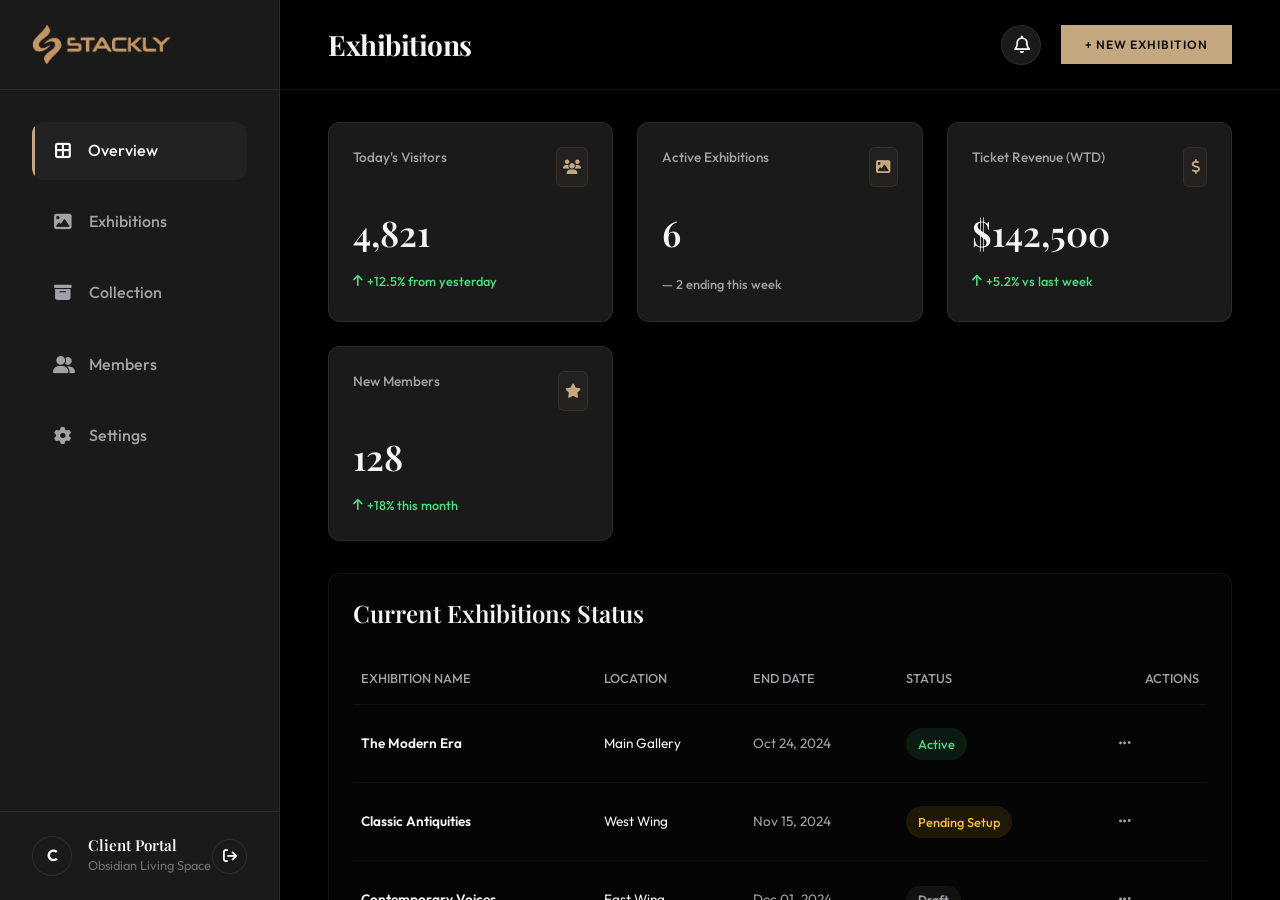
<file: customer-dashboard.html>
<!DOCTYPE html>
<html lang="en">
<head>
    <meta charset="UTF-8">
    <meta name="viewport" content="width=device-width, initial-scale=1.0">
    <title>Client Portal | Stackly</title>
    <!-- Google Fonts -->
    <link rel="preconnect" href="https://fonts.googleapis.com">
    <link rel="preconnect" href="https://fonts.gstatic.com" crossorigin>
    <link href="https://fonts.googleapis.com/css2?family=Outfit:wght@300;400;500;600;700&family=Playfair+Display:ital,wght@0,400;0,600;0,700;1,400&display=swap" rel="stylesheet">
    <!-- FontAwesome for Icons -->
    <link rel="stylesheet" href="https://cdnjs.cloudflare.com/ajax/libs/font-awesome/6.4.0/css/all.min.css">
    <!-- Custom Style Sheet -->
    <link rel="stylesheet" href="style.css">
    <!-- AOS CSS -->
    <link href="https://unpkg.com/aos@2.3.1/dist/aos.css" rel="stylesheet">
</head>
<body class="dark-theme dashboard-body">
    <div class="dashboard-wrapper fade-in-section">
        
        <!-- Sidebar Navigation -->
        <aside class="dashboard-sidebar">
            <div class="sidebar-header">
                <a href="index.html" class="logo" style="margin-bottom: 0;">
                    <img src="assets/logo.webp" alt="Stackly" class="brand-logo-img" style="height: 40px; width: auto; object-fit: contain;">
                </a>
            </div>

            <nav class="sidebar-nav">
                <a href="404.html" class="sidebar-link active" data-panel="panel-overview"><i class="fa-solid fa-border-all"></i> Overview</a>
                <a href="404.html" class="sidebar-link" data-panel="panel-projects"><i class="fa-solid fa-image"></i> Exhibitions</a>
                <a href="404.html" class="sidebar-link" data-panel="panel-clients"><i class="fa-solid fa-box-archive"></i> Collection</a>
                <a href="404.html" class="sidebar-link" data-panel="panel-users"><i class="fa-solid fa-user-group"></i> Members</a>
                <a href="404.html" class="sidebar-link" data-panel="panel-settings"><i class="fa-solid fa-gear"></i> Settings</a>
            </nav>

            <div class="sidebar-footer">
                <div class="user-profile-sm">
                    <div class="user-avatar" style="background-color: var(--bg-secondary); color: var(--text-primary); border: 1px solid var(--border-color);">C</div>
                    <div class="user-info">
                        <h4>Client Portal</h4>
                        <p id="user-display-email" style="font-size: 0.8rem; text-overflow: ellipsis; overflow: hidden; white-space: nowrap; max-width: 140px;" title="Obsidian Living Space">Obsidian Living Space</p>
                    </div>
                </div>
                <a href="login.html" class="icon-btn" style="width: 35px; height: 35px;" aria-label="Logout"><i class="fa-solid fa-arrow-right-from-bracket" style="font-size: 0.9rem;"></i></a>
            </div>
        </aside>

        <!-- Main Content Area -->
        <main class="dashboard-main">
            <!-- Panel: Overview -->
            <div id="panel-overview" class="dashboard-panel active">
            <!-- Header -->
            <header class="dashboard-header" style="background-color: var(--bg-primary);">
                <div class="dashboard-header-title" style="display: flex; align-items: center; gap: 1rem;">
                    <button id="mobile-sidebar-toggle-btn" class="mobile-only" aria-label="Toggle Sidebar" style="border: none; background: transparent; cursor: pointer; font-size: 1.5rem; color: var(--text-primary); padding: 0 0.5rem 0 0; display: flex; align-items: center; justify-content: center; outline: none;">
                        <i class="fa-solid fa-bars"></i>
                    </button>
                    <h1 class="desktop-only" style="font-family: var(--font-heading); font-size: 1.75rem; font-weight: 700; color: var(--text-primary); margin: 0; letter-spacing: -0.5px;">Exhibitions</h1>
                    <h2 class="mobile-only" style="font-family: var(--font-heading); font-size: 1.35rem; font-weight: 700; margin: 0; letter-spacing: -0.5px;">Exhibitions</h2>
                </div>
                <div class="dashboard-header-actions" style="display: flex; align-items: center; gap: 1.25rem;">
                    <div class="icon-btn" aria-label="Notifications" style="position: relative; width: 40px; height: 40px;">
                        <i class="fa-regular fa-bell" style="font-size: 1.1rem;"></i>
                    </div>
                    <button class="btn btn-primary desktop-only" style="padding: 0.75rem 1.5rem; font-size: 0.75rem; font-weight: 600; letter-spacing: 1px; text-transform: uppercase;">
                        + NEW EXHIBITION
                    </button>
                </div>
            </header>

            <!-- Dashboard Content -->
            <div class="dashboard-content" style="padding-top: 2rem;">
                
                <!-- KPI Metrics -->
                <div class="metrics-grid">
                    <div class="metric-card">
                        <div class="metric-card-header" style="display: flex; justify-content: space-between; align-items: flex-start; margin-bottom: 1.5rem;">
                            <p style="color: var(--text-secondary); font-size: 0.85rem; font-weight: 500; margin: 0;">Today's Visitors</p>
                            <div class="metric-icon-sm" style="background-color: rgba(197, 168, 128, 0.05); color: var(--accent); padding: 0.4rem; border-radius: 6px; border: 1px solid rgba(197, 168, 128, 0.1);"><i class="fa-solid fa-users" style="font-size: 0.9rem;"></i></div>
                        </div>
                        <h3 style="font-family: var(--font-heading); font-size: 2.2rem; font-weight: 600; margin: 0 0 1rem 0;">4,821</h3>
                        <span class="trend-up" style="color: var(--accent-success); font-size: 0.8rem; font-weight: 500;"><i class="fa-solid fa-arrow-up"></i> +12.5% from yesterday</span>
                    </div>
                    <div class="metric-card">
                        <div class="metric-card-header" style="display: flex; justify-content: space-between; align-items: flex-start; margin-bottom: 1.5rem;">
                            <p style="color: var(--text-secondary); font-size: 0.85rem; font-weight: 500; margin: 0;">Active Exhibitions</p>
                            <div class="metric-icon-sm" style="background-color: rgba(197, 168, 128, 0.05); color: var(--accent); padding: 0.4rem; border-radius: 6px; border: 1px solid rgba(197, 168, 128, 0.1);"><i class="fa-solid fa-image" style="font-size: 0.9rem;"></i></div>
                        </div>
                        <h3 style="font-family: var(--font-heading); font-size: 2.2rem; font-weight: 600; margin: 0 0 1rem 0;">6</h3>
                        <span style="color: var(--text-secondary); font-size: 0.8rem; font-weight: 500;">&mdash; 2 ending this week</span>
                    </div>
                    <div class="metric-card">
                        <div class="metric-card-header" style="display: flex; justify-content: space-between; align-items: flex-start; margin-bottom: 1.5rem;">
                            <p style="color: var(--text-secondary); font-size: 0.85rem; font-weight: 500; margin: 0;">Ticket Revenue (WTD)</p>
                            <div class="metric-icon-sm" style="background-color: rgba(197, 168, 128, 0.05); color: var(--accent); padding: 0.4rem; border-radius: 6px; border: 1px solid rgba(197, 168, 128, 0.1);"><i class="fa-solid fa-dollar-sign" style="font-size: 0.9rem;"></i></div>
                        </div>
                        <h3 style="font-family: var(--font-heading); font-size: 2.2rem; font-weight: 600; margin: 0 0 1rem 0;">$142,500</h3>
                        <span class="trend-up" style="color: var(--accent-success); font-size: 0.8rem; font-weight: 500;"><i class="fa-solid fa-arrow-up"></i> +5.2% vs last week</span>
                    </div>
                    <div class="metric-card">
                        <div class="metric-card-header" style="display: flex; justify-content: space-between; align-items: flex-start; margin-bottom: 1.5rem;">
                            <p style="color: var(--text-secondary); font-size: 0.85rem; font-weight: 500; margin: 0;">New Members</p>
                            <div class="metric-icon-sm" style="background-color: rgba(197, 168, 128, 0.05); color: var(--accent); padding: 0.4rem; border-radius: 6px; border: 1px solid rgba(197, 168, 128, 0.1);"><i class="fa-solid fa-star" style="font-size: 0.9rem;"></i></div>
                        </div>
                        <h3 style="font-family: var(--font-heading); font-size: 2.2rem; font-weight: 600; margin: 0 0 1rem 0;">128</h3>
                        <span class="trend-up" style="color: var(--accent-success); font-size: 0.8rem; font-weight: 500;"><i class="fa-solid fa-arrow-up"></i> +18% this month</span>
                    </div>
                </div>

                <!-- Split Layout: Table & Widgets -->
                <div class="dashboard-panel-card" style="margin-top: 2rem;">
                    <h3 style="font-family: var(--font-heading); font-size: 1.5rem; font-weight: 600; margin: 0 0 1.5rem 0; color: var(--text-primary);">Current Exhibitions Status</h3>
                    <div class="modern-table-wrapper">
                        <table class="modern-table">
                            <thead>
                                <tr>
                                    <th>EXHIBITION NAME</th>
                                    <th>LOCATION</th>
                                    <th>END DATE</th>
                                    <th>STATUS</th>
                                    <th style="text-align: right;">ACTIONS</th>
                                </tr>
                            </thead>
                            <tbody>
                                <tr>
                                    <td><span style="font-weight: 600; color: var(--text-primary);">The Modern Era</span></td>
                                    <td>Main Gallery</td>
                                    <td><span style="color: var(--text-secondary);">Oct 24, 2024</span></td>
                                    <td><span class="status-badge success">Active</span></td>
                                    <td style="text-align: right;"><button class="icon-btn" style="border: none; background: transparent; cursor: pointer; color: var(--text-secondary);"><i class="fa-solid fa-ellipsis"></i></button></td>
                                </tr>
                                <tr>
                                    <td><span style="font-weight: 600; color: var(--text-primary);">Classic Antiquities</span></td>
                                    <td>West Wing</td>
                                    <td><span style="color: var(--text-secondary);">Nov 15, 2024</span></td>
                                    <td><span class="status-badge warning">Pending Setup</span></td>
                                    <td style="text-align: right;"><button class="icon-btn" style="border: none; background: transparent; cursor: pointer; color: var(--text-secondary);"><i class="fa-solid fa-ellipsis"></i></button></td>
                                </tr>
                                <tr>
                                    <td><span style="font-weight: 600; color: var(--text-primary);">Contemporary Voices</span></td>
                                    <td>East Wing</td>
                                    <td><span style="color: var(--text-secondary);">Dec 01, 2024</span></td>
                                    <td><span class="status-badge" style="background-color: rgba(255,255,255,0.05); color: var(--text-secondary); padding: 0.25rem 0.75rem; border-radius: 50px; font-size: 0.75rem; font-weight: 600;">Draft</span></td>
                                    <td style="text-align: right;"><button class="icon-btn" style="border: none; background: transparent; cursor: pointer; color: var(--text-secondary);"><i class="fa-solid fa-ellipsis"></i></button></td>
                                </tr>
                                <tr>
                                    <td><span style="font-weight: 600; color: var(--text-primary);">Digital Horizons</span></td>
                                    <td>Gallery B</td>
                                    <td><span style="color: var(--text-secondary);">Jan 12, 2025</span></td>
                                    <td><span class="status-badge" style="background-color: rgba(59,130,246,0.1); color: #60a5fa; padding: 0.25rem 0.75rem; border-radius: 50px; font-size: 0.75rem; font-weight: 600;">Planning</span></td>
                                    <td style="text-align: right;"><button class="icon-btn" style="border: none; background: transparent; cursor: pointer; color: var(--text-secondary);"><i class="fa-solid fa-ellipsis"></i></button></td>
                                </tr>
                            </tbody>
                        </table>
                    </div>
                </div>

            </div>
            </div>

            <!-- Panel: Designs -->
            <div id="panel-designs" class="dashboard-panel" style="display: none;">
                <header class="dashboard-header">
                    <div class="dashboard-header-title"><h2>Design Presentations</h2></div>
                    <div class="dashboard-header-actions">
                        <button class="btn btn-secondary" style="padding: 0.75rem 1.5rem;"><i class="fa-solid fa-cloud-arrow-up"></i> Upload Inspiration</button>
                    </div>
                </header>
                <div class="dashboard-content" style="padding: 2rem;">
                    
                    <h3 class="dashboard-section-title" style="margin-bottom: 1.5rem;">For Your Review</h3>
                    <div style="display: grid; grid-template-columns: repeat(auto-fill, minmax(300px, 1fr)); gap: 1.5rem; margin-bottom: 3rem;">
                        <div class="glass-card" style="padding: 1.5rem;">
                            <div style="height: 200px; background: url('assets/hero_living.webp') center/cover; border-radius: 8px; margin-bottom: 1.5rem; position: relative;">
                                <span class="status-badge status-pending" style="position: absolute; top: 1rem; right: 1rem;">Needs Approval</span>
                            </div>
                            <h3 style="color: var(--text-primary); font-size: 1.2rem; margin-bottom: 0.5rem;">Living Room - Final Renders</h3>
                            <p style="color: var(--text-secondary); font-size: 0.9rem; margin-bottom: 1.5rem;">Updated views including the new marble fireplace and custom built-ins.</p>
                            <div style="display: flex; gap: 1rem;">
                                <button class="btn-primary" style="flex: 1; padding: 0.75rem;">Approve</button>
                                <button class="btn-secondary" style="flex: 1; padding: 0.75rem;">Add Comments</button>
                            </div>
                        </div>
                        <div class="glass-card" style="padding: 1.5rem;">
                            <div style="height: 200px; background: url('assets/hero_kitchen.webp') center/cover; border-radius: 8px; margin-bottom: 1.5rem; position: relative;">
                                <span class="status-badge status-pending" style="position: absolute; top: 1rem; right: 1rem;">Needs Approval</span>
                            </div>
                            <h3 style="color: var(--text-primary); font-size: 1.2rem; margin-bottom: 0.5rem;">Kitchen Material Board</h3>
                            <p style="color: var(--text-secondary); font-size: 0.9rem; margin-bottom: 1.5rem;">Cabinet finishes, backsplash options, and hardware selections.</p>
                            <div style="display: flex; gap: 1rem;">
                                <button class="btn-primary" style="flex: 1; padding: 0.75rem;">Approve</button>
                                <button class="btn-secondary" style="flex: 1; padding: 0.75rem;">Add Comments</button>
                            </div>
                        </div>
                    </div>

                    <h3 class="dashboard-section-title" style="margin-bottom: 1.5rem;">Approved Designs</h3>
                    <div style="display: grid; grid-template-columns: repeat(auto-fill, minmax(200px, 1fr)); gap: 1.5rem;">
                        <div class="glass-card" style="padding: 1rem; text-align: center;">
                            <div style="height: 120px; background: url('assets/floor_plan_approved.webp') center/cover; border-radius: 8px; margin-bottom: 1rem; border: 1px solid rgba(255,255,255,0.05);">
                            </div>
                            <h4 style="color: var(--text-primary); font-size: 1rem; margin-bottom: 0.25rem;">Initial Floor Plan</h4>
                            <p style="color: #32c896; font-size: 0.8rem;"><i class="fa-solid fa-check"></i> Approved Oct 1</p>
                        </div>
                        <div class="glass-card" style="padding: 1rem; text-align: center;">
                            <div style="height: 120px; background: url('assets/color_palette_approved.webp') center/cover; border-radius: 8px; margin-bottom: 1rem; border: 1px solid rgba(255,255,255,0.05);">
                            </div>
                            <h4 style="color: var(--text-primary); font-size: 1rem; margin-bottom: 0.25rem;">Color Palette</h4>
                            <p style="color: #32c896; font-size: 0.8rem;"><i class="fa-solid fa-check"></i> Approved Sep 28</p>
                        </div>
                    </div>
                </div>
            </div>

            <!-- Panel: Messages -->
            <div id="panel-messages" class="dashboard-panel" style="display: none;">
                <header class="dashboard-header">
                    <div class="dashboard-header-title"><h2>Messages</h2></div>
                    <div class="user-profile-sm">
                        <div class="user-avatar" style="background: rgba(197, 168, 128, 0.2); color: var(--accent); width: 35px; height: 35px; font-size: 1rem;">EK</div>
                        <div class="user-info">
                            <h4 style="font-size: 0.9rem;">Elena K.</h4>
                            <p style="font-size: 0.75rem;">Lead Designer</p>
                        </div>
                    </div>
                </header>
                <div class="dashboard-content" style="padding: 2rem;">
                    <div style="display: grid; grid-template-columns: 2fr 1fr; gap: 2rem; height: calc(100vh - 200px);">
                        <!-- Chat Box -->
                        <div class="glass-card" style="padding: 1.5rem; display: flex; flex-direction: column;">
                            <div style="flex: 1; overflow-y: auto; padding-right: 1rem; margin-bottom: 1.5rem; display: flex; flex-direction: column; gap: 1.5rem;">
                                
                                <div style="text-align: center; margin-bottom: 1rem;">
                                    <span style="background: rgba(255,255,255,0.05); color: var(--text-muted); font-size: 0.75rem; padding: 0.3rem 0.8rem; border-radius: 12px;">Today</span>
                                </div>

                                <!-- Received Message -->
                                <div style="display: flex; gap: 1rem; align-items: flex-end;">
                                    <div class="user-avatar" style="width: 32px; height: 32px; font-size: 0.8rem; background: rgba(197, 168, 128, 0.2); color: var(--accent);">EK</div>
                                    <div style="background: rgba(255,255,255,0.05); padding: 1rem 1.25rem; border-radius: 16px; border-bottom-left-radius: 4px; max-width: 80%;">
                                        <p style="color: var(--text-primary); font-size: 0.95rem; line-height: 1.5;">Hi Emily! We've uploaded the new kitchen renders. I think you'll love how the natural light hits the island. Let us know what you think!</p>
                                        <span style="color: var(--text-muted); font-size: 0.75rem; margin-top: 0.5rem; display: block;">10:30 AM</span>
                                    </div>
                                </div>

                                <!-- Sent Message -->
                                <div style="display: flex; gap: 1rem; align-items: flex-end; justify-content: flex-end;">
                                    <div style="background: rgba(197, 168, 128, 0.15); border: 1px solid rgba(197, 168, 128, 0.3); padding: 1rem 1.25rem; border-radius: 16px; border-bottom-right-radius: 4px; max-width: 80%;">
                                        <p style="color: var(--text-primary); font-size: 0.95rem; line-height: 1.5;">They look amazing! I absolutely love the countertop material. Do we have options for the cabinet hardware?</p>
                                        <span style="color: rgba(255,255,255,0.5); font-size: 0.75rem; margin-top: 0.5rem; display: block; text-align: right;">11:15 AM</span>
                                    </div>
                                </div>

                            </div>
                            <div style="display: flex; gap: 1rem; align-items: center;">
                                <button class="icon-btn" style="width: 45px; height: 45px; border: 1px solid var(--border-color);"><i class="fa-solid fa-paperclip"></i></button>
                                <input type="text" class="input-field" placeholder="Type a message..." style="flex: 1; height: 45px; border-radius: 24px; padding: 0 1.5rem;">
                                <button class="btn-primary" style="height: 45px; width: 45px; border-radius: 50%; padding: 0; display: flex; align-items: center; justify-content: center;"><i class="fa-solid fa-paper-plane"></i></button>
                            </div>
                        </div>

                        <!-- Shared Files -->
                        <div class="glass-card" style="padding: 1.5rem;">
                            <h3 style="color: var(--text-primary); font-size: 1.1rem; margin-bottom: 1.5rem;">Shared Files</h3>
                            <div style="display: flex; flex-direction: column; gap: 1rem;">
                                <div style="display: flex; align-items: center; gap: 1rem; padding: 1rem; background: rgba(255,255,255,0.02); border-radius: 8px;">
                                    <div style="color: var(--accent); font-size: 1.5rem;"><i class="fa-solid fa-file-pdf"></i></div>
                                    <div style="flex: 1;">
                                        <p style="color: var(--text-primary); font-size: 0.9rem;">Kitchen_Hardware.pdf</p>
                                        <p style="color: var(--text-muted); font-size: 0.75rem;">1.2 MB</p>
                                    </div>
                                    <button class="icon-btn" style="width: 30px; height: 30px;"><i class="fa-solid fa-download" style="font-size: 0.8rem;"></i></button>
                                </div>
                                <div style="display: flex; align-items: center; gap: 1rem; padding: 1rem; background: rgba(255,255,255,0.02); border-radius: 8px;">
                                    <div style="color: var(--accent); font-size: 1.5rem;"><i class="fa-solid fa-image"></i></div>
                                    <div style="flex: 1;">
                                        <p style="color: var(--text-primary); font-size: 0.9rem;">Sofa_Fabric_Sample.webp</p>
                                        <p style="color: var(--text-muted); font-size: 0.75rem;">3.4 MB</p>
                                    </div>
                                    <button class="icon-btn" style="width: 30px; height: 30px;"><i class="fa-solid fa-download" style="font-size: 0.8rem;"></i></button>
                                </div>
                            </div>
                        </div>
                    </div>
                </div>
            </div>

            <!-- Panel: Billing -->
            <div id="panel-billing" class="dashboard-panel" style="display: none;">
                <header class="dashboard-header"><div class="dashboard-header-title"><h2>Billing & Payments</h2></div></header>
                <div class="dashboard-content" style="padding: 2rem;">
                    
                    <div style="display: grid; grid-template-columns: 2fr 1fr; gap: 2rem; margin-bottom: 2rem;">
                        <div class="glass-card" style="padding: 2rem; display: flex; justify-content: space-between; align-items: center; background: linear-gradient(135deg, rgba(197, 168, 128, 0.1) 0%, transparent 100%); border-color: rgba(197, 168, 128, 0.3);">
                            <div>
                                <p style="color: var(--accent); font-size: 0.9rem; text-transform: uppercase; letter-spacing: 0.05em; margin-bottom: 0.5rem;">Current Balance Due</p>
                                <h3 style="color: var(--text-primary); font-size: 3rem; font-weight: 300; margin-bottom: 0.5rem;">$4,500.00</h3>
                                <p style="color: var(--text-muted); font-size: 0.9rem;">Invoice #INV-2026-089 • Due Oct 15, 2026</p>
                            </div>
                            <button class="btn-primary" style="padding: 1rem 2rem; font-size: 1.1rem; box-shadow: 0 4px 15px rgba(197, 168, 128, 0.3);">Pay Now</button>
                        </div>
                        
                        <div class="glass-card" style="padding: 2rem;">
                            <h4 style="color: var(--text-primary); margin-bottom: 1.5rem; font-size: 1.1rem;">Payment Method</h4>
                            <div style="display: flex; align-items: center; gap: 1rem; padding: 1rem; background: rgba(255,255,255,0.05); border-radius: 8px; margin-bottom: 1rem;">
                                <i class="fa-brands fa-cc-visa" style="font-size: 2rem; color: #fff;"></i>
                                <div style="flex: 1;">
                                    <p style="color: var(--text-primary); font-size: 0.95rem;">Visa ending in 4242</p>
                                    <p style="color: var(--text-muted); font-size: 0.8rem;">Expires 12/28</p>
                                </div>
                            </div>
                            <button class="btn-secondary" style="width: 100%; padding: 0.75rem;">Update Payment Method</button>
                        </div>
                    </div>

                    <div class="glass-card" style="padding: 1.5rem;">
                        <h3 style="color: var(--text-primary); margin-bottom: 1.5rem;">Payment History</h3>
                        <div style="overflow-x: auto;">
                            <table style="width: 100%; border-collapse: collapse; text-align: left;">
                                <thead>
                                    <tr style="border-bottom: 1px solid var(--border-color); color: var(--text-muted); font-size: 0.85rem; text-transform: uppercase; letter-spacing: 0.05em;">
                                        <th style="padding: 1rem 0; font-weight: 500;">Invoice ID</th>
                                        <th style="padding: 1rem 0; font-weight: 500;">Description</th>
                                        <th style="padding: 1rem 0; font-weight: 500;">Date</th>
                                        <th style="padding: 1rem 0; font-weight: 500;">Amount</th>
                                        <th style="padding: 1rem 0; font-weight: 500;">Status</th>
                                        <th style="padding: 1rem 0; font-weight: 500; text-align: right;">Receipt</th>
                                    </tr>
                                </thead>
                                <tbody>
                                    <tr style="border-bottom: 1px solid rgba(255,255,255,0.05);">
                                        <td style="padding: 1.25rem 0; color: var(--text-primary);">#INV-2026-089</td>
                                        <td style="padding: 1.25rem 0; color: var(--text-secondary);">Phase 2: Renderings</td>
                                        <td style="padding: 1.25rem 0; color: var(--text-secondary);">Oct 01, 2026</td>
                                        <td style="padding: 1.25rem 0; color: var(--text-primary); font-weight: 500;">$4,500.00</td>
                                        <td style="padding: 1.25rem 0;"><span class="status-badge status-pending">Pending</span></td>
                                        <td style="padding: 1.25rem 0; text-align: right;">-</td>
                                    </tr>
                                    <tr style="border-bottom: 1px solid rgba(255,255,255,0.05);">
                                        <td style="padding: 1.25rem 0; color: var(--text-primary);">#INV-2026-041</td>
                                        <td style="padding: 1.25rem 0; color: var(--text-secondary);">Initial Deposit</td>
                                        <td style="padding: 1.25rem 0; color: var(--text-secondary);">Sep 15, 2026</td>
                                        <td style="padding: 1.25rem 0; color: var(--text-primary); font-weight: 500;">$2,000.00</td>
                                        <td style="padding: 1.25rem 0;"><span class="status-badge status-completed">Paid</span></td>
                                        <td style="padding: 1.25rem 0; text-align: right;"><a href="404.html" style="color: var(--accent);"><i class="fa-solid fa-download"></i></a></td>
                                    </tr>
                                </tbody>
                            </table>
                        </div>
                    </div>
                </div>
            </div>

            <!-- Panel: Settings -->
            <div id="panel-settings" class="dashboard-panel" style="display: none;">
                <header class="dashboard-header"><div class="dashboard-header-title"><h2>Account Settings</h2></div></header>
                <div class="dashboard-content" style="padding: 2rem;">
                    <div style="display: grid; grid-template-columns: 1fr 1fr; gap: 2rem; max-width: 1000px;">
                        
                        <div class="glass-card" style="padding: 2rem;">
                            <h3 style="color: var(--text-primary); margin-bottom: 1.5rem; border-bottom: 1px solid var(--border-color); padding-bottom: 0.5rem;">Profile Information</h3>
                            <div class="form-group" style="margin-bottom: 1.5rem;">
                                <label style="display: block; margin-bottom: 0.5rem; color: var(--text-secondary); font-size: 0.9rem;">Full Name</label>
                                <input type="text" class="input-field" value="Emily Robertson" style="width: 100%;">
                            </div>
                            <div class="form-group" style="margin-bottom: 1.5rem;">
                                <label style="display: block; margin-bottom: 0.5rem; color: var(--text-secondary); font-size: 0.9rem;">Email Address</label>
                                <input type="email" class="input-field" value="emily@example.com" style="width: 100%;">
                            </div>
                            <div class="form-group" style="margin-bottom: 1.5rem;">
                                <label style="display: block; margin-bottom: 0.5rem; color: var(--text-secondary); font-size: 0.9rem;">Phone Number</label>
                                <input type="tel" class="input-field" value="(555) 123-4567" style="width: 100%;">
                            </div>
                            <button class="btn-primary" style="padding: 0.75rem 1.5rem;">Save Profile</button>
                        </div>

                        <div style="display: flex; flex-direction: column; gap: 2rem;">
                            <div class="glass-card" style="padding: 2rem;">
                                <h3 style="color: var(--text-primary); margin-bottom: 1.5rem; border-bottom: 1px solid var(--border-color); padding-bottom: 0.5rem;">Security</h3>
                                <div class="form-group" style="margin-bottom: 1.5rem;">
                                    <label style="display: block; margin-bottom: 0.5rem; color: var(--text-secondary); font-size: 0.9rem;">Current Password</label>
                                    <input type="password" class="input-field" placeholder="••••••••" style="width: 100%;">
                                </div>
                                <div class="form-group" style="margin-bottom: 1.5rem;">
                                    <label style="display: block; margin-bottom: 0.5rem; color: var(--text-secondary); font-size: 0.9rem;">New Password</label>
                                    <input type="password" class="input-field" placeholder="Enter new password" style="width: 100%;">
                                </div>
                                <button class="btn-secondary" style="padding: 0.75rem 1.5rem;">Update Password</button>
                            </div>

                            <div class="glass-card" style="padding: 2rem;">
                                <h3 style="color: var(--text-primary); margin-bottom: 1.5rem; border-bottom: 1px solid var(--border-color); padding-bottom: 0.5rem;">Notifications</h3>
                                <div style="display: flex; flex-direction: column; gap: 1rem;">
                                    <label style="display: flex; align-items: center; justify-content: space-between; color: var(--text-secondary); cursor: pointer;">
                                        <span>New design files uploaded</span>
                                        <input type="checkbox" checked style="accent-color: var(--accent); transform: scale(1.2);">
                                    </label>
                                    <label style="display: flex; align-items: center; justify-content: space-between; color: var(--text-secondary); cursor: pointer;">
                                        <span>New messages received</span>
                                        <input type="checkbox" checked style="accent-color: var(--accent); transform: scale(1.2);">
                                    </label>
                                    <label style="display: flex; align-items: center; justify-content: space-between; color: var(--text-secondary); cursor: pointer;">
                                        <span>Upcoming payment reminders</span>
                                        <input type="checkbox" checked style="accent-color: var(--accent); transform: scale(1.2);">
                                    </label>
                                </div>
                            </div>
                        </div>

                    </div>
                </div>
            </div>

        </main>
    </div>

    <script src="app.js"></script>
    <!-- AOS JS -->
    <script src="https://unpkg.com/aos@2.3.1/dist/aos.js"></script>
    <script>
        AOS.init({
            duration: 800,
            once: true
        });
    </script>
</body>
</html>
</file>
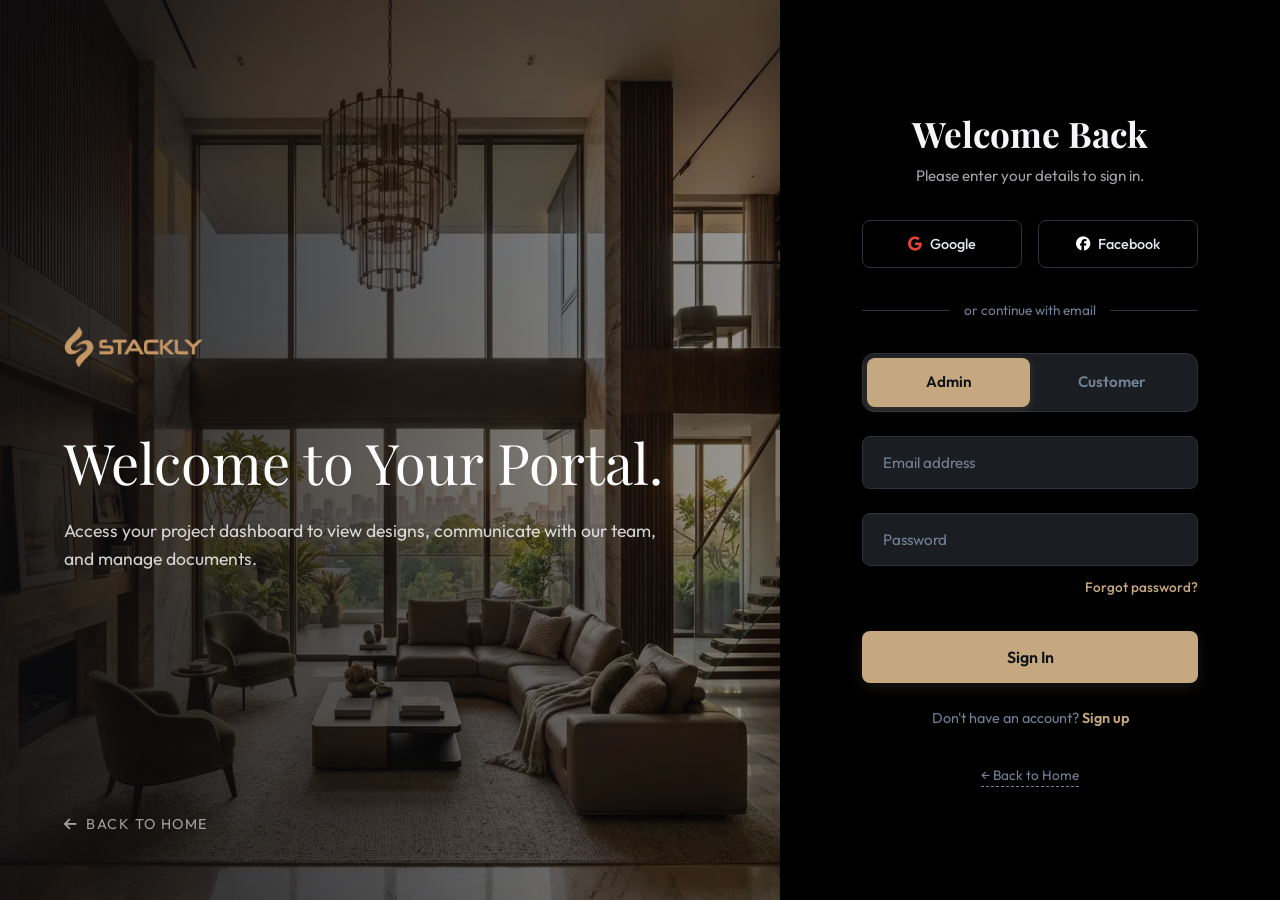
<file: login.html>
<!DOCTYPE html>
<html lang="en">
<head>
    <meta charset="UTF-8">
    <meta name="viewport" content="width=device-width, initial-scale=1.0">
    <title>Login | Interiar Design Studio</title>
    <!-- Google Fonts -->
    <link rel="preconnect" href="https://fonts.googleapis.com">
    <link rel="preconnect" href="https://fonts.gstatic.com" crossorigin>
    <link href="https://fonts.googleapis.com/css2?family=Outfit:wght@300;400;500;600;700&family=Playfair+Display:ital,wght@0,400;0,600;0,700;1,400&display=swap" rel="stylesheet">
    <!-- FontAwesome for Icons -->
    <link rel="stylesheet" href="https://cdnjs.cloudflare.com/ajax/libs/font-awesome/6.4.0/css/all.min.css">
    <!-- Custom Style Sheet -->
    <link rel="stylesheet" href="style.css">
    <!-- AOS CSS -->
    <link href="https://unpkg.com/aos@2.3.1/dist/aos.css" rel="stylesheet">
</head>
<body class="dark-theme login-standalone-body">
    <!-- Page Loader Animation -->
    <div id="loader" class="loader-container">
        <img src="assets/logo.webp" alt="Stackly Logo" class="loader-logo">
        <div class="loader-spinner"></div>
    </div>

    <!-- Main Content: Split Screen Login -->
    <main class="login-split-container">
        <!-- Left Side: Visual -->
        <div class="login-visual-side">
            <div class="login-visual-bg" style="background-image: url('assets/hero_living.webp');"></div>
            <div class="login-visual-overlay"></div>
            <div class="login-visual-content">
                <a href="index.html" class="standalone-logo">
                    <img src="assets/logo.webp" alt="Stackly" class="brand-logo-img" style="height: 40px; width: auto; object-fit: contain;">
                </a>
                <h1 class="login-visual-title">Welcome to Your Portal.</h1>
                <p class="login-visual-desc">Access your project dashboard to view designs, communicate with our team, and manage documents.</p>
            </div>
            <a href="index.html" class="back-home-link"><i class="fa-solid fa-arrow-left"></i> Back to Home</a>
        </div>

        <!-- Right Side: Form -->
        <div class="login-form-side">
            <div class="login-glass-wrapper fade-in-section">
               

                <!-- Login Panel -->
                <div id="login-form" class="login-form-panel active">
                    <div class="panel-header" style="text-align: center; margin-bottom: 2rem;">
                        <h2 style="font-size: 2.2rem; margin-bottom: 0.5rem; font-weight: 700;">Welcome Back</h2>
                        <p style="color: var(--text-secondary); font-size: 0.95rem;">Please enter your details to sign in.</p>
                    </div>

                    <div class="social-login-top">
                        <button class="ref-social-btn"><i class="fa-brands fa-google" style="color: #ea4335;"></i> Google</button>
                        <button class="ref-social-btn"><i class="fa-brands fa-facebook" style="color: #ffffff;"></i> Facebook</button>
                    </div>

                    <div class="ref-divider">
                        <span>or continue with email</span>
                    </div>

                    <form id="sign-in-form">
                        <div class="ref-segmented-control">
                            <label class="ref-segment">
                                <input type="radio" name="login_role" value="admin" checked>
                                <span class="ref-segment-text">Admin</span>
                            </label>
                            <label class="ref-segment">
                                <input type="radio" name="login_role" value="customer">
                                <span class="ref-segment-text">Customer</span>
                            </label>
                        </div>

                        <div class="glass-form-group">
                            <input type="email" id="login-email" class="ref-input" placeholder="Email address" required>
                            <span class="form-error"></span>
                        </div>
                        <div class="glass-form-group" style="margin-bottom: 0.5rem;">
                            <input type="password" id="login-password" class="ref-input" placeholder="Password" required>
                            <span class="form-error"></span>
                        </div>
                        
                        <div style="text-align: right; margin-bottom: 2rem;">
                            <a href="404.html" class="ref-forgot-link">Forgot password?</a>
                        </div>

                        <button type="submit" class="ref-submit-btn">
                            Sign In
                        </button>
                    </form>

                    <div class="ref-footer-text">
                        Don't have an account? <a href="signup.html">Sign up</a>
                    </div>
                    
                    <div style="text-align: center; margin-top: 2rem;">
                        <a href="index.html" class="ref-back-link">&larr; Back to Home</a>
                    </div>
                </div>
            </div>
        </div>
    </main>

    <!-- Toast success notification -->
    <div class="toast-notification" id="toast-login">
        <div class="toast-icon"><i class="fa-solid fa-circle-check"></i></div>
        <div class="toast-text">
            <h4 id="login-toast-title">Success</h4>
            <p id="login-toast-desc">Redirecting to your dashboard...</p>
        </div>
    </div>

    <!-- App Script -->
    <script src="app.js"></script>
    <!-- AOS JS -->
    <script src="https://unpkg.com/aos@2.3.1/dist/aos.js"></script>
    <script>
        AOS.init({
            duration: 800,
            once: true
        });
    </script>
</body>
</html>
</file>
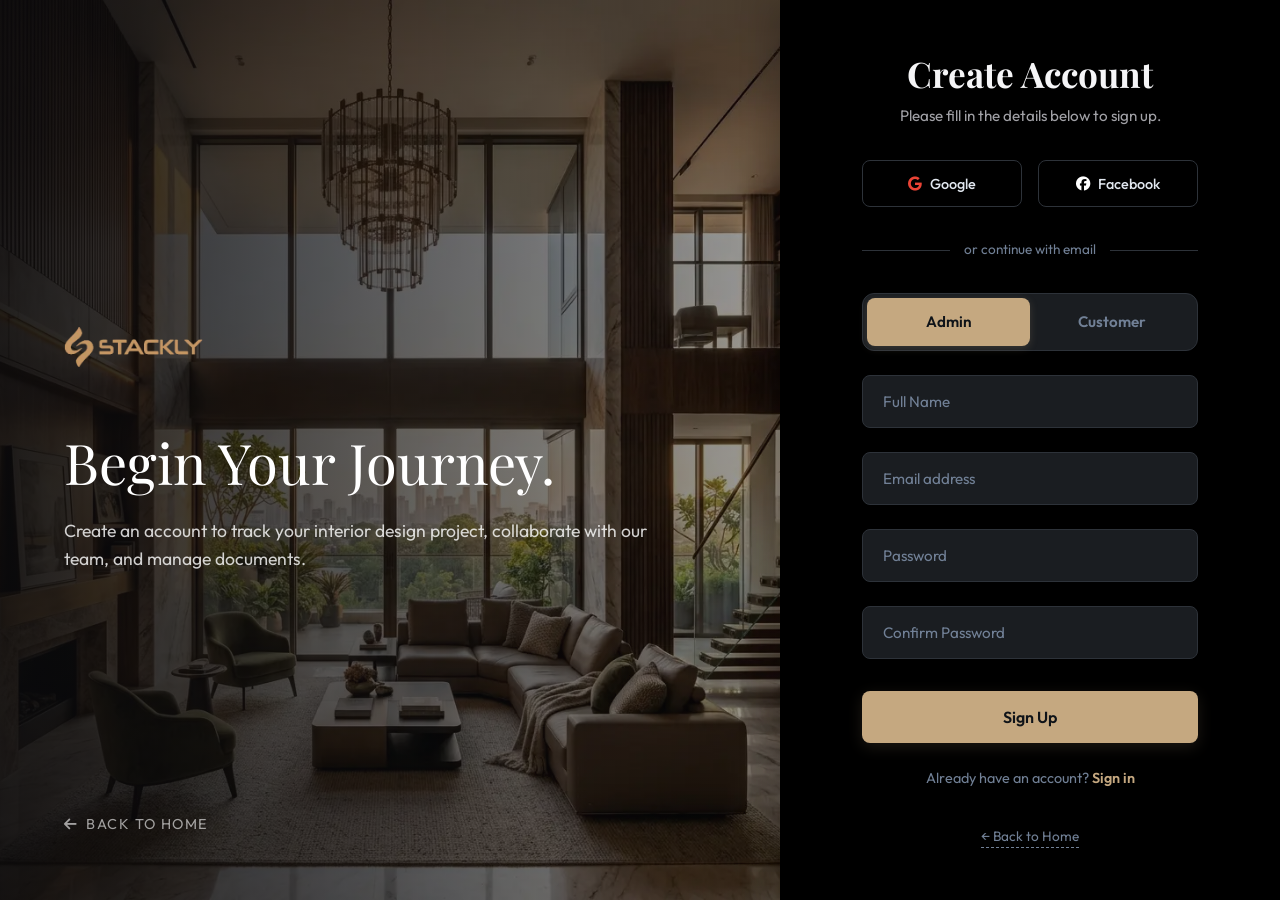
<file: signup.html>
<!DOCTYPE html>
<html lang="en">
<head>
    <meta charset="UTF-8">
    <meta name="viewport" content="width=device-width, initial-scale=1.0">
    <title>Sign Up | Stackly</title>
    <!-- Google Fonts -->
    <link rel="preconnect" href="https://fonts.googleapis.com">
    <link rel="preconnect" href="https://fonts.gstatic.com" crossorigin>
    <link href="https://fonts.googleapis.com/css2?family=Outfit:wght@300;400;500;600;700&family=Playfair+Display:ital,wght@0,400;0,600;0,700;1,400&display=swap" rel="stylesheet">
    <!-- FontAwesome for Icons -->
    <link rel="stylesheet" href="https://cdnjs.cloudflare.com/ajax/libs/font-awesome/6.4.0/css/all.min.css">
    <!-- Custom Style Sheet -->
    <link rel="stylesheet" href="style.css">
    <!-- AOS CSS -->
    <link href="https://unpkg.com/aos@2.3.1/dist/aos.css" rel="stylesheet">
</head>
<body class="dark-theme login-standalone-body">
    <!-- Page Loader Animation -->
    <div id="loader" class="loader-container">
        <img src="assets/logo.webp" alt="Stackly Logo" class="loader-logo">
        <div class="loader-spinner"></div>
    </div>

    <!-- Main Content: Split Screen Login -->
    <main class="login-split-container">
        <!-- Left Side: Visual -->
        <div class="login-visual-side">
            <div class="login-visual-bg" style="background-image: url('assets/hero_living.webp');"></div>
            <div class="login-visual-overlay"></div>
            <div class="login-visual-content">
                <a href="index.html" class="standalone-logo">
                    <img src="assets/logo.webp" alt="Stackly" class="brand-logo-img" style="height: 40px; width: auto; object-fit: contain;">
                </a>
                <h1 class="login-visual-title">Begin Your Journey.</h1>
                <p class="login-visual-desc">Create an account to track your interior design project, collaborate with our team, and manage documents.</p>
            </div>
            <a href="index.html" class="back-home-link"><i class="fa-solid fa-arrow-left"></i> Back to Home</a>
        </div>

        <!-- Right Side: Form -->
        <div class="login-form-side">
            <div class="login-glass-wrapper fade-in-section">
                <!-- Mobile Header -->
                <div class="login-header-mobile">
                    <a href="index.html" class="standalone-logo">
                        <svg width="30" height="30" viewBox="0 0 100 100" fill="none" xmlns="http://www.w3.org/2000/svg">
                            <path d="M50 15L85 40V85H15V40L50 15Z" stroke="currentColor" stroke-width="6" stroke-linejoin="round"/>
                            <path d="M50 15V85" stroke="currentColor" stroke-width="4"/>
                            <path d="M30 55H70" stroke="currentColor" stroke-width="4"/>
                        </svg>
                        <span>STACKLY</span>
                    </a>
                </div>

                <!-- Register Panel -->
                <div class="login-form-panel active">
                    <div class="panel-header" style="text-align: center; margin-bottom: 2rem;">
                        <h2 style="font-size: 2.2rem; margin-bottom: 0.5rem; font-weight: 700;">Create Account</h2>
                        <p style="color: var(--text-secondary); font-size: 0.95rem;">Please fill in the details below to sign up.</p>
                    </div>

                    <div class="social-login-top">
                        <button class="ref-social-btn"><i class="fa-brands fa-google" style="color: #ea4335;"></i> Google</button>
                        <button class="ref-social-btn"><i class="fa-brands fa-facebook" style="color: #ffffff;"></i> Facebook</button>
                    </div>

                    <div class="ref-divider">
                        <span>or continue with email</span>
                    </div>

                    <form id="register-form">
                        <div class="ref-segmented-control">
                            <label class="ref-segment">
                                <input type="radio" name="reg_role" value="admin" checked>
                                <span class="ref-segment-text">Admin</span>
                            </label>
                            <label class="ref-segment">
                                <input type="radio" name="reg_role" value="customer">
                                <span class="ref-segment-text">Customer</span>
                            </label>
                        </div>

                        <div class="glass-form-group">
                            <input type="text" id="reg-name" class="ref-input" placeholder="Full Name" required>
                            <span class="form-error"></span>
                        </div>
                        <div class="glass-form-group">
                            <input type="email" id="reg-email" class="ref-input" placeholder="Email address" required>
                            <span class="form-error"></span>
                        </div>
                        <div class="glass-form-group">
                            <input type="password" id="reg-password" class="ref-input" placeholder="Password" required>
                            <span class="form-error"></span>
                        </div>
                        <div class="glass-form-group" style="margin-bottom: 2rem;">
                            <input type="password" id="reg-confirm-password" class="ref-input" placeholder="Confirm Password" required>
                            <span class="form-error"></span>
                        </div>

                        <button type="submit" class="ref-submit-btn">
                            Sign Up
                        </button>
                    </form>

                    <div class="ref-footer-text">
                        Already have an account? <a href="login.html">Sign in</a>
                    </div>
                    
                    <div style="text-align: center; margin-top: 2rem;">
                        <a href="index.html" class="ref-back-link">&larr; Back to Home</a>
                    </div>
                </div>
            </div>
        </div>
    </main>

    <!-- Toast success notification -->
    <div class="toast-notification" id="toast-login">
        <div class="toast-icon"><i class="fa-solid fa-circle-check"></i></div>
        <div class="toast-text">
            <h4 id="login-toast-title">Success</h4>
            <p id="login-toast-desc">Account created successfully! Redirecting...</p>
        </div>
    </div>

    <!-- App Script -->
    <script src="app.js"></script>
    <!-- AOS JS -->
    <script src="https://unpkg.com/aos@2.3.1/dist/aos.js"></script>
    <script>
        AOS.init({
            duration: 800,
            once: true
        });
    </script>
</body>
</html>
</file>
<file: style.css>
/* ==========================================================================
   INTERIAR STYLE SHEET - PREMIUM DESIGN SYSTEM
   ========================================================================== */

/* Design Tokens & Theme Variables */
/* Utility Classes */
.mobile-only {
    display: none !important;
}

:root {
    /* Color Palette - Default Dark Theme */
    --bg-primary: #000000;
    --bg-secondary: #1a1a1a;
    --bg-tertiary: #222222;
    --border-color: rgba(255, 255, 255, 0.08);
    --text-primary: #f5f5f7;
    --text-secondary: #a1a1a6;
    --text-muted: #6e6e73;
    --accent: #c5a880; /* Warm Bronze / Luxury Gold */
    --accent-hover: #d4bd9f;
    --accent-rgb: 197, 168, 128;
    --accent-success: #4ade80; /* Mint Green */
    --accent-warning: #fbbf24; /* Yellow */
    --accent-danger: #f87171; /* Red */
    --white: #ffffff;
    --black: #000000;
    
    /* Typography */
    --font-heading: 'Playfair Display', Georgia, serif;
    --font-body: 'Outfit', sans-serif;
    
    /* Shadows & Transitions */
    --shadow-sm: 0 4px 6px -1px rgba(0, 0, 0, 0.1);
    --shadow-md: 0 10px 15px -3px rgba(0, 0, 0, 0.3);
    --shadow-lg: 0 20px 25px -5px rgba(0, 0, 0, 0.5);
    --shadow-gold: 0 10px 30px rgba(197, 168, 128, 0.15);
    --transition-fast: 0.2s cubic-bezier(0.4, 0, 0.2, 1);
    --transition-smooth: 0.4s cubic-bezier(0.25, 1, 0.5, 1);
    --transition-slow: 0.7s cubic-bezier(0.25, 1, 0.5, 1);
    
    /* Structure */
    --header-height: 90px;
    --max-width: 1400px;
}

/* Light Theme Overrides */
body.light-theme {
    --bg-primary: #f8f8fa;
    --bg-secondary: #ffffff;
    --bg-tertiary: #f0f0f5;
    --border-color: rgba(0, 0, 0, 0.08);
    --text-primary: #1c1c1e;
    --text-secondary: #515154;
    --text-muted: #86868b;
    --shadow-md: 0 10px 15px -3px rgba(0, 0, 0, 0.05);
    --shadow-lg: 0 20px 25px -5px rgba(0, 0, 0, 0.08);
    --shadow-gold: 0 10px 30px rgba(197, 168, 128, 0.08);
}

/* ==========================================================================
   RESET & BASE STYLES
   ========================================================================== */
*, *::before, *::after {
    box-sizing: border-box;
    margin: 0;
    padding: 0;
}

html {
    scroll-behavior: smooth;
    font-size: 16px;
    height: -webkit-fill-available;
}

body {
    background-color: var(--bg-primary);
    color: var(--text-primary);
    font-family: var(--font-body);
    line-height: 1.6;
    overflow-x: hidden;
    -webkit-font-smoothing: antialiased;
    transition: background-color var(--transition-smooth), color var(--transition-smooth);
}

a {
    color: inherit;
    text-decoration: none;
    transition: color var(--transition-fast);
}

img {
    max-width: 100%;
    height: auto;
    display: block;
}

input, button, textarea, select {
    font-family: inherit;
    font-size: inherit;
    color: inherit;
    background: none;
    border: none;
}

button {
    cursor: pointer;
}

ul, ol {
    list-style: none;
}

/* Scrollbar styling */
::-webkit-scrollbar {
    width: 8px;
}
::-webkit-scrollbar-track {
    background: var(--bg-primary);
}
::-webkit-scrollbar-thumb {
    background: var(--border-color);
    border-radius: 4px;
}
::-webkit-scrollbar-thumb:hover {
    background: var(--accent);
}

/* ==========================================================================
   TYPOGRAPHY & UTILITIES
   ========================================================================== */
h1, h2, h3, h4, h5, h6 {
    font-family: var(--font-heading);
    font-weight: 600;
    line-height: 1.25;
    color: var(--text-primary);
}

.text-accent {
    color: var(--accent);
}

.container, .footer-container {
    width: 100%;
    max-width: var(--max-width);
    margin: 0 auto;
    padding: 0 2rem;
}

@media (max-width: 768px) {
    .container, .footer-container {
        padding: 0 1.25rem;
    }
}

/* Section Header Styling */
.section-header {
    text-align: center;
    margin-bottom: 4rem;
    max-width: 700px;
    margin-left: auto;
    margin-right: auto;
}

.section-tag {
    font-size: 0.85rem;
    text-transform: uppercase;
    letter-spacing: 0.25em;
    color: var(--accent);
    font-weight: 600;
    margin-bottom: 1rem;
    display: inline-block;
}

.section-title {
    font-size: 2.8rem;
    margin-bottom: 1.25rem;
}

.section-desc {
    color: var(--text-secondary);
    font-size: 1.1rem;
}

@media (max-width: 768px) {
    .section-title {
        font-size: 2.2rem;
    }
    .section-header {
        margin-bottom: 2.5rem;
    }
}

/* Button Component */
.btn {
    display: inline-flex;
    align-items: center;
    justify-content: center;
    padding: 1rem 2.25rem;
    font-weight: 500;
    letter-spacing: 0.1em;
    text-transform: uppercase;
    font-size: 0.8rem;
    border-radius: 0px; /* Sharp premium edges */
    position: relative;
    overflow: hidden;
    transition: all var(--transition-smooth);
    z-index: 1;
}

.btn-primary {
    background-color: var(--accent);
    color: #121216 !important;
}

.btn-primary::before {
    content: '';
    position: absolute;
    top: 0;
    left: 0;
    width: 100%;
    height: 100%;
    background-color: var(--white);
    transform: translateY(100%);
    transition: transform var(--transition-smooth);
    z-index: -1;
}

.btn-primary:hover {
    color: #000000 !important;
    box-shadow: var(--shadow-gold);
}

.btn-primary:hover::before {
    transform: translateY(0);
}

.btn-secondary {
    border: 1px solid var(--border-color);
    color: var(--text-primary);
}

.btn-secondary:hover {
    border-color: var(--accent);
    color: var(--accent);
}

/* Page Loader styling */
.loader-container {
    position: fixed;
    top: 0;
    left: 0;
    width: 100%;
    height: 100%;
    background-color: var(--bg-primary);
    display: flex;
    flex-direction: column;
    justify-content: center;
    align-items: center;
    z-index: 9999;
    transition: opacity var(--transition-smooth), visibility var(--transition-smooth);
}
.loader-container.hidden {
    opacity: 0;
    visibility: hidden;
}
.loader-logo {
    width: 160px;
    margin-bottom: 1rem;
    animation: pulse 2s infinite ease-in-out;
}
@keyframes pulse {
    0% { transform: scale(1); opacity: 0.7; }
    50% { transform: scale(1.05); opacity: 1; }
    100% { transform: scale(1); opacity: 0.7; }
}
.loader-spinner {
    width: 50px;
    height: 50px;
    border: 3px solid var(--border-color);
    border-top-color: var(--accent);
    border-radius: 50%;
    animation: spin 0.5ms linear infinite;
}
@keyframes spin {
    to { transform: rotate(360deg); }
}

/* ==========================================================================
   HEADER & NAVIGATION
   ========================================================================== */
.main-header {
    position: fixed;
    top: 0;
    left: 0;
    width: 100%;
    height: var(--header-height);
    background-color: rgba(10, 10, 12, 0.75);
    backdrop-filter: blur(15px);
    -webkit-backdrop-filter: blur(15px);
    border-bottom: 1px solid var(--border-color);
    z-index: 1000;
    transition: background-color var(--transition-smooth), border-color var(--transition-smooth), height var(--transition-smooth);
}

body.light-theme .main-header {
    background-color: rgba(248, 248, 250, 0.75);
}

.main-header.scrolled {
    height: 80px;
    background-color: rgba(10, 10, 12, 0.95);
    box-shadow: var(--shadow-md);
}

body.light-theme .main-header.scrolled {
    background-color: rgba(248, 248, 250, 0.95);
}

.header-container {
    max-width: var(--max-width);
    height: 100%;
    margin: 0 auto;
    padding: 0 2rem;
    display: flex;
    justify-content: space-between;
    align-items: center;
}

.logo {
    display: flex;
    align-items: center;
    gap: 0.75rem;
    color: var(--text-primary);
}

.logo svg {
    color: var(--accent);
    transition: transform var(--transition-smooth);
}

.logo:hover svg {
    transform: rotate(45deg);
}

.logo-text {
    font-family: var(--font-body);
    font-size: 1.5rem;
    font-weight: 700;
    letter-spacing: 0.15em;
    color: var(--accent);
}

.nav-menu {
    display: flex;
    align-items: center;
    gap: 2.5rem;
}

.nav-link {
    font-size: 0.85rem;
    text-transform: uppercase;
    letter-spacing: 0.15em;
    font-weight: 500;
    color: var(--text-secondary);
    position: relative;
    padding: 0.5rem 0;
}

.nav-link::after {
    content: '';
    position: absolute;
    bottom: 0;
    left: 0;
    width: 0;
    height: 2px;
    background-color: var(--accent);
    transition: width var(--transition-smooth);
}

.nav-link:hover, .nav-link.active {
    color: var(--text-primary);
}

.nav-link.active::after, .nav-link:hover::after {
    width: 100%;
}

.nav-btn-login {
    background-color: rgba(255, 255, 255, 0.05);
    padding: 0.5rem 1.25rem !important;
    border-radius: 4px;
    border: 1px solid var(--border-color);
}
body.light-theme .nav-btn-login {
    background-color: rgba(0, 0, 0, 0.03);
}

.nav-btn-login::after {
    display: none;
}

.nav-btn-login:hover {
    background-color: var(--accent);
    color: var(--black) !important;
    border-color: var(--accent);
}

.header-actions {
    display: flex;
    align-items: center;
    gap: 1.5rem;
}

/* Theme Toggle styles */
.theme-toggle-btn {
    width: 40px;
    height: 40px;
    border-radius: 50%;
    border: 1px solid var(--border-color);
    display: flex;
    justify-content: center;
    align-items: center;
    position: relative;
    background-color: rgba(255, 255, 255, 0.03);
    overflow: hidden;
    color: var(--text-primary);
    transition: background-color var(--transition-fast), border-color var(--transition-fast);
}

body.light-theme .theme-toggle-btn {
    background-color: rgba(0, 0, 0, 0.03);
}

.theme-toggle-btn:hover {
    border-color: var(--accent);
    color: var(--accent);
}

.theme-toggle-btn .sun-icon {
    position: absolute;
    transform: translateY(40px);
    transition: transform var(--transition-smooth);
}

.theme-toggle-btn .moon-icon {
    position: absolute;
    transform: translateY(0);
    transition: transform var(--transition-smooth);
}

body.light-theme .theme-toggle-btn .sun-icon {
    transform: translateY(0);
}
body.light-theme .theme-toggle-btn .moon-icon {
    transform: translateY(-40px);
}

.header-cta-btn {
    display: inline-block;
    padding: 0.75rem 1.75rem;
    font-size: 0.8rem;
    text-transform: uppercase;
    letter-spacing: 0.1em;
    font-weight: 600;
    background-color: var(--accent);
    color: #121216 !important;
    transition: transform var(--transition-fast), box-shadow var(--transition-fast);
}
.header-cta-btn:hover {
    background-color: var(--accent-hover);
    box-shadow: var(--shadow-gold);
    transform: translateY(-2px);
}

/* Mobile Hamburger styles */
.burger-menu {
    display: none;
    flex-direction: column;
    justify-content: space-between;
    width: 24px;
    height: 18px;
    z-index: 1010;
    background: transparent;
    border: none;
    padding: 0;
    cursor: pointer;
}

.burger-menu .bar {
    width: 100%;
    height: 2px;
    background-color: var(--text-primary);
    transition: all var(--transition-smooth);
}

@media (max-width: 991px) {
    .nav-menu {
        position: fixed;
        top: 0;
        right: -100%;
        width: 320px;
        height: 100vh;
        background-color: var(--bg-secondary);
        flex-direction: column;
        justify-content: center;
        gap: 2.5rem;
        padding: 4rem 2rem;
        box-shadow: var(--shadow-lg);
        transition: right var(--transition-smooth);
        border-left: 1px solid var(--border-color);
        z-index: 1005;
    }
    
    .nav-menu.active {
        right: 0;
    }
    
    .burger-menu {
        display: flex;
    }
    
    .burger-menu.active .bar:nth-child(1) {
        transform: translateY(8px) rotate(45deg);
    }
    .burger-menu.active .bar:nth-child(2) {
        opacity: 0;
    }
    .burger-menu.active .bar:nth-child(3) {
        transform: translateY(-8px) rotate(-45deg);
    }
    
    .header-cta-btn {
        display: none;
    }
}

/* ==========================================================================
   COMMON PAGES LAYOUT (HERO HERO BANNER, SPA EFFECT)
   ========================================================================== */
#app-content {
    min-height: calc(100vh - var(--header-height));
    margin-top: var(--header-height);
}

/* Transition Page Fade-In */
.fade-in-section {
    opacity: 0;
    transform: translateY(20px);
    animation: fadeInUp var(--transition-slow) forwards;
}

@keyframes fadeInUp {
    to {
        opacity: 1;
        transform: translateY(0);
    }
}

/* Subpage Hero Banner */
.page-hero {
    position: relative;
    padding: 8rem 0;
    background-color: var(--bg-secondary);
    border-bottom: 1px solid var(--border-color);
    text-align: center;
    overflow: hidden;
}

.page-hero-overlay {
    position: absolute;
    top: 0;
    left: 0;
    width: 100%;
    height: 100%;
    background: radial-gradient(circle at 70% 30%, rgba(197, 168, 128, 0.05) 0%, transparent 70%);
}

.page-hero-tag {
    font-size: 0.9rem;
    text-transform: uppercase;
    letter-spacing: 0.3em;
    color: var(--accent);
    margin-bottom: 1rem;
    display: inline-block;
}

.page-hero-title {
    font-size: 3.5rem;
    margin-bottom: 1rem;
}

.breadcrumbs {
    display: flex;
    justify-content: center;
    align-items: center;
    gap: 0.75rem;
    font-size: 0.85rem;
    color: var(--text-secondary);
}

.breadcrumbs a:hover {
    color: var(--accent);
}

.breadcrumbs span.separator {
    color: var(--text-muted);
}

@media (max-width: 768px) {
    .page-hero-title {
        font-size: 2.5rem;
    }
    .page-hero {
        padding: 5rem 0;
    }
}

/* ==========================================================================
   HOME PAGE: HERO SLIDER
   ========================================================================== */
.hero-slider-container {
    position: relative;
    width: 100%;
    height: calc(100vh - var(--header-height));
    overflow: hidden;
    background-color: #050505;
}

.hero-slide {
    position: absolute;
    top: 0;
    left: 0;
    width: 100%;
    height: 100%;
    opacity: 0;
    z-index: 1;
    transition: opacity var(--transition-slow);
    display: flex;
    align-items: center;
}

.hero-slide.active {
    opacity: 1;
    z-index: 2;
}

.hero-slide-bg {
    position: absolute;
    top: 0;
    left: 0;
    width: 100%;
    height: 100%;
    background-size: cover;
    background-position: center;
    transform: scale(1.08);
    transition: transform 6s cubic-bezier(0.25, 1, 0.5, 1);
}

.hero-slide.active .hero-slide-bg {
    transform: scale(1);
}

.hero-slide-overlay {
    position: absolute;
    top: 0;
    left: 0;
    width: 100%;
    height: 100%;
    background: linear-gradient(90deg, rgba(10, 10, 12, 0.9) 0%, rgba(10, 10, 12, 0.4) 50%, rgba(10, 10, 12, 0.8) 100%);
}

body.light-theme .hero-slide-overlay {
    background: linear-gradient(90deg, rgba(248, 248, 250, 0.95) 0%, rgba(248, 248, 250, 0.5) 50%, rgba(248, 248, 250, 0.8) 100%);
}

.hero-slide-content {
    position: relative;
    z-index: 5;
    max-width: 800px;
}

.hero-slide-tag {
    font-size: 0.9rem;
    text-transform: uppercase;
    letter-spacing: 0.3em;
    color: var(--accent);
    margin-bottom: 1.5rem;
    display: inline-block;
    opacity: 0;
    transform: translateY(20px);
    transition: all 0.8s cubic-bezier(0.25, 1, 0.5, 1) 0.3s;
}

.hero-slide-title {
    font-size: 4.8rem;
    font-weight: 600;
    margin-bottom: 2rem;
    opacity: 0;
    transform: translateY(30px);
    transition: all 0.8s cubic-bezier(0.25, 1, 0.5, 1) 0.5s;
}

.hero-slide-desc {
    font-size: 1.2rem;
    color: var(--text-secondary);
    margin-bottom: 2.5rem;
    max-width: 600px;
    opacity: 0;
    transform: translateY(20px);
    transition: all 0.8s cubic-bezier(0.25, 1, 0.5, 1) 0.7s;
}

.hero-slide-cta {
    opacity: 0;
    transform: translateY(20px);
    transition: all 0.8s cubic-bezier(0.25, 1, 0.5, 1) 0.9s;
}

/* Active Slide Animations Trigger */
.hero-slide.active .hero-slide-tag,
.hero-slide.active .hero-slide-title,
.hero-slide.active .hero-slide-desc,
.hero-slide.active .hero-slide-cta {
    opacity: 1;
    transform: translateY(0);
}

/* Slider Navigation Controls */
.hero-slider-nav {
    position: absolute;
    bottom: 2.5rem;
    right: 2rem;
    z-index: 10;
    display: flex;
    gap: 1rem;
}

.hero-slider-btn {
    width: 50px;
    height: 50px;
    border: 1px solid var(--border-color);
    background-color: rgba(255, 255, 255, 0.03);
    color: var(--text-primary);
    display: flex;
    justify-content: center;
    align-items: center;
    transition: all var(--transition-fast);
}

body.light-theme .hero-slider-btn {
    background-color: rgba(0, 0, 0, 0.03);
}

.hero-slider-btn:hover {
    background-color: var(--accent);
    color: #121216;
    border-color: var(--accent);
}

.hero-slider-dots {
    position: absolute;
    bottom: 2.5rem;
    left: 2rem;
    z-index: 10;
    display: flex;
    gap: 0.75rem;
    align-items: center;
}

.hero-dot {
    width: 8px;
    height: 8px;
    border-radius: 50%;
    background-color: var(--text-muted);
    cursor: pointer;
    transition: all var(--transition-smooth);
}

.hero-dot.active {
    background-color: var(--accent);
    transform: scale(1.4);
    width: 25px;
    border-radius: 4px;
}

@media (max-width: 768px) {
    .hero-slide-title {
        font-size: 2.8rem;
    }
    .hero-slide-desc {
        font-size: 1rem;
    }
    .hero-slider-dots, .hero-slider-nav {
        bottom: 1.5rem;
    }
}

/* ==========================================================================
   HOME PAGE: SUMMARY INTRO
   ========================================================================== */
.home-intro {
    padding: 8rem 0;
    background-color: var(--bg-primary);
}

.intro-grid {
    display: grid;
    grid-template-columns: 1fr 1fr;
    gap: 4rem;
    align-items: center;
}

.intro-image-container {
    position: relative;
}

.intro-image {
    width: 90%;
    height: 500px;
    object-fit: cover;
    border-radius: 0px;
    box-shadow: var(--shadow-lg);
}

.intro-experience-badge {
    position: absolute;
    bottom: -2rem;
    right: 0;
    background-color: var(--accent);
    color: #121216;
    padding: 2.5rem;
    text-align: center;
    box-shadow: var(--shadow-lg);
}

.intro-experience-badge h3 {
    font-size: 3.5rem;
    color: #121216;
    margin-bottom: 0.25rem;
    font-weight: 700;
}

.intro-experience-badge p {
    text-transform: uppercase;
    letter-spacing: 0.2em;
    font-size: 0.75rem;
    font-weight: 600;
}

.intro-text-tag {
    font-size: 0.85rem;
    text-transform: uppercase;
    letter-spacing: 0.25em;
    color: var(--accent);
    font-weight: 600;
    margin-bottom: 1rem;
    display: inline-block;
}

.intro-title {
    font-size: 2.8rem;
    margin-bottom: 2rem;
}

.intro-desc {
    color: var(--text-secondary);
    margin-bottom: 2rem;
    font-size: 1.1rem;
}

.intro-features {
    display: grid;
    grid-template-columns: 1fr 1fr;
    gap: 2rem;
    margin-bottom: 3rem;
}

.intro-feature-item {
    display: flex;
    gap: 1rem;
    align-items: flex-start;
}

.intro-feature-icon {
    font-size: 1.5rem;
    color: var(--accent);
}

.intro-feature-title {
    font-family: var(--font-body);
    font-size: 1.1rem;
    font-weight: 600;
    margin-bottom: 0.5rem;
}

.intro-feature-desc {
    color: var(--text-muted);
    font-size: 0.9rem;
}

@media (max-width: 991px) {
    .intro-grid {
        grid-template-columns: 1fr;
        gap: 4rem;
    }
    .intro-image {
        width: 100%;
    }
    .home-intro {
        padding: 5rem 0;
    }
}

/* ==========================================================================
   HOME PAGE: FILTERABLE PROJECTS GALLERY
   ========================================================================== */
.projects-gallery {
    padding: 8rem 0;
    background-color: var(--bg-secondary);
}

.filter-tabs {
    display: flex;
    justify-content: center;
    gap: 2rem;
    margin-bottom: 3rem;
}

.filter-tab {
    font-size: 0.9rem;
    text-transform: uppercase;
    letter-spacing: 0.15em;
    font-weight: 500;
    color: var(--text-secondary);
    padding: 0.6rem 1.25rem;
    border: 1px solid transparent;
    transition: all var(--transition-fast);
}

.filter-tab:hover {
    color: var(--text-primary);
}

.filter-tab.active {
    color: var(--text-primary);
    border: 1px solid var(--text-primary);
}

.gallery-grid {
    display: grid;
    grid-template-columns: repeat(3, 1fr);
    gap: 2rem;
}

.project-card {
    position: relative;
    overflow: hidden;
    height: 400px;
    opacity: 1;
    transform: scale(1);
    transition: all var(--transition-smooth);
}

.project-card.hidden, .blog-card.hidden {
    opacity: 0;
    transform: scale(0.8);
    position: absolute;
    width: 0;
    height: 0;
    overflow: hidden;
    margin: 0;
    padding: 0;
    border: none;
    pointer-events: none;
}

.project-card-image {
    width: 100%;
    height: 100%;
    object-fit: cover;
    transition: transform var(--transition-slow);
}

.project-card-overlay {
    position: absolute;
    bottom: 0;
    left: 0;
    width: 100%;
    height: 100%;
    background: linear-gradient(0deg, rgba(10, 10, 12, 0.9) 0%, rgba(10, 10, 12, 0.4) 60%, transparent 100%);
    display: flex;
    flex-direction: column;
    justify-content: flex-end;
    padding: 2.5rem;
    opacity: 0;
    transform: translateY(15px);
    transition: all var(--transition-smooth);
}

body.light-theme .project-card-overlay {
    background: linear-gradient(0deg, rgba(248, 248, 250, 0.95) 0%, rgba(248, 248, 250, 0.4) 60%, transparent 100%);
}

.project-card:hover .project-card-image {
    transform: scale(1.08);
}

.project-card:hover .project-card-overlay {
    opacity: 1;
    transform: translateY(0);
}

.project-tag {
    font-size: 0.8rem;
    text-transform: uppercase;
    letter-spacing: 0.2em;
    color: var(--accent);
    margin-bottom: 0.5rem;
}

.project-title {
    font-size: 1.8rem;
    margin-bottom: 1rem;
    font-weight: 500;
}

.project-link-btn {
    align-self: flex-start;
    font-size: 0.8rem;
    text-transform: uppercase;
    letter-spacing: 0.1em;
    border-bottom: 1px solid var(--accent);
    padding-bottom: 0.25rem;
    color: var(--accent);
    display: flex;
    align-items: center;
    gap: 0.5rem;
}

@media (max-width: 991px) {
    .gallery-grid {
        grid-template-columns: repeat(2, 1fr);
    }
}
@media (max-width: 768px) {
    .gallery-grid {
        grid-template-columns: 1fr;
    }
    .filter-tabs {
        flex-wrap: wrap;
        gap: 1rem;
    }
    .projects-gallery {
        padding: 5rem 0;
    }
}

/* ==========================================================================
   ABOUT PAGE: DESIGN STUDIO PHILOSOPHY
   ========================================================================== */
.about-philosophy {
    padding: 8rem 0;
    background-color: var(--bg-primary);
}

.philosophy-grid {
    display: grid;
    grid-template-columns: 1fr 1.2fr;
    gap: 5rem;
    align-items: center;
}

.philosophy-image {
    height: 600px;
    object-fit: cover;
    box-shadow: var(--shadow-lg);
}

.philosophy-quote {
    font-family: var(--font-heading);
    font-size: 1.8rem;
    font-style: italic;
    color: var(--accent);
    margin-bottom: 2rem;
    line-height: 1.4;
    border-left: 3px solid var(--accent);
    padding-left: 2rem;
}

.philosophy-paragraphs p {
    color: var(--text-secondary);
    margin-bottom: 1.5rem;
    font-size: 1.05rem;
}

.process-timeline {
    margin-top: 5rem;
}

.process-timeline-title {
    font-size: 2.2rem;
    text-align: center;
    margin-bottom: 4rem;
}

.timeline-grid {
    display: grid;
    grid-template-columns: repeat(3, 1fr);
    gap: 3rem;
}

.timeline-card {
    background-color: var(--bg-secondary);
    padding: 3rem;
    border: 1px solid var(--border-color);
    position: relative;
    transition: transform var(--transition-smooth), border-color var(--transition-smooth);
}

.timeline-card:hover {
    transform: translateY(-5px);
    border-color: var(--accent);
}

.timeline-number {
    font-family: var(--font-heading);
    font-size: 3.5rem;
    color: rgba(197, 168, 128, 0.15);
    position: absolute;
    top: 1rem;
    right: 2rem;
    font-weight: 700;
}

.timeline-card h3 {
    font-size: 1.4rem;
    margin-bottom: 1rem;
    position: relative;
    z-index: 2;
}

.timeline-card p {
    color: var(--text-secondary);
    font-size: 0.95rem;
    position: relative;
    z-index: 2;
}

@media (max-width: 991px) {
    .philosophy-grid {
        grid-template-columns: 1fr;
        gap: 3rem;
    }
    .timeline-grid {
        grid-template-columns: 1fr;
    }
    .philosophy-image {
        height: 400px;
    }
}

/* ==========================================================================
   SERVICES PAGE: DETAILED SOLUTIONS
   ========================================================================== */
.services-section {
    padding: 8rem 0;
    background-color: var(--bg-primary);
}

.services-list-grid {
    display: grid;
    grid-template-columns: repeat(3, 1fr);
    gap: 2.5rem;
    margin-bottom: 6rem;
}

.service-card {
    background-color: var(--bg-secondary);
    border: 1px solid var(--border-color);
    padding: 3rem;
    transition: all var(--transition-smooth);
}

.service-card:hover {
    transform: translateY(-8px);
    border-color: var(--accent);
    box-shadow: var(--shadow-md);
}

.service-icon {
    font-size: 2.5rem;
    color: var(--accent);
    margin-bottom: 2rem;
    display: inline-block;
}

.service-card-title {
    font-size: 1.5rem;
    margin-bottom: 1rem;
}

.service-card-desc {
    color: var(--text-secondary);
    margin-bottom: 1.5rem;
    font-size: 0.95rem;
}

.service-features-list {
    margin-top: 1.5rem;
    border-top: 1px solid var(--border-color);
    padding-top: 1.5rem;
}

.service-features-list li {
    font-size: 0.9rem;
    color: var(--text-secondary);
    margin-bottom: 0.75rem;
    display: flex;
    align-items: center;
    gap: 0.75rem;
}

.service-features-list li i {
    color: var(--accent);
    font-size: 0.8rem;
}

/* Pricing Grid */
.pricing-title {
    text-align: center;
    font-size: 2.2rem;
    margin-bottom: 4rem;
}

.pricing-grid {
    display: grid;
    grid-template-columns: repeat(3, 1fr);
    gap: 2.5rem;
}

.pricing-card {
    background-color: var(--bg-secondary);
    border: 1px solid var(--border-color);
    padding: 3.5rem 3rem;
    text-align: center;
    position: relative;
    transition: all var(--transition-smooth);
}

.pricing-card.premium-tier {
    border-color: var(--accent);
    box-shadow: var(--shadow-gold);
    transform: scale(1.03);
}

@media (max-width: 991px) {
    .pricing-card.premium-tier {
        transform: scale(1);
    }
}

.pricing-badge {
    position: absolute;
    top: 1.5rem;
    left: 50%;
    transform: translateX(-50%);
    background-color: var(--accent);
    color: #121216;
    font-size: 0.75rem;
    text-transform: uppercase;
    font-weight: 700;
    padding: 0.25rem 1rem;
    letter-spacing: 0.1em;
}

.pricing-name {
    font-size: 1.4rem;
    margin-bottom: 1.5rem;
    text-transform: uppercase;
    letter-spacing: 0.1em;
}

.pricing-price {
    font-family: var(--font-heading);
    font-size: 3.5rem;
    color: var(--text-primary);
    margin-bottom: 2rem;
    font-weight: 600;
}

.pricing-price span {
    font-size: 1rem;
    font-family: var(--font-body);
    color: var(--text-muted);
}

.pricing-features {
    margin-bottom: 2.5rem;
    text-align: left;
}

.pricing-features li {
    font-size: 0.95rem;
    color: var(--text-secondary);
    margin-bottom: 1rem;
    display: flex;
    align-items: center;
    gap: 0.75rem;
}

.pricing-features li.disabled {
    color: var(--text-muted);
    text-decoration: line-through;
}

.pricing-features li i {
    color: var(--accent);
}
.pricing-features li.disabled i {
    color: var(--text-muted);
}

.pricing-card .btn {
    width: 100%;
}

@media (max-width: 991px) {
    .services-list-grid, .pricing-grid {
        grid-template-columns: 1fr;
    }
}

/* ==========================================================================
   BLOG PAGE: JOURNAL MASONRY & MODAL
   ========================================================================== */
.blog-section {
    padding: 8rem 0;
    background-color: var(--bg-primary);
}

.blog-grid {
    display: grid;
    grid-template-columns: repeat(2, 1fr);
    gap: 3rem;
}

.blog-card {
    background-color: var(--bg-secondary);
    border: 1px solid var(--border-color);
    overflow: hidden;
    cursor: pointer;
    transition: all var(--transition-smooth);
}

.blog-card:hover {
    transform: translateY(-5px);
    border-color: var(--accent);
    box-shadow: var(--shadow-md);
}

.blog-card-image-box {
    height: 300px;
    overflow: hidden;
}

.blog-card-image {
    width: 100%;
    height: 100%;
    object-fit: cover;
    transition: transform var(--transition-slow);
}

.blog-card:hover .blog-card-image {
    transform: scale(1.05);
}

.blog-card-content {
    padding: 2.5rem;
}

.blog-meta {
    display: flex;
    gap: 1.5rem;
    font-size: 0.85rem;
    color: var(--text-muted);
    margin-bottom: 1rem;
    text-transform: uppercase;
    letter-spacing: 0.1em;
}

.blog-meta span i {
    margin-right: 0.5rem;
    color: var(--accent);
}

.blog-card-title {
    font-size: 1.8rem;
    margin-bottom: 1rem;
    line-height: 1.35;
}

.blog-card-excerpt {
    color: var(--text-secondary);
    margin-bottom: 1.5rem;
    font-size: 1rem;
}

.blog-read-more {
    font-size: 0.85rem;
    text-transform: uppercase;
    letter-spacing: 0.1em;
    color: var(--accent);
    font-weight: 600;
    display: flex;
    align-items: center;
    gap: 0.5rem;
}

@media (max-width: 768px) {
    .blog-grid {
        grid-template-columns: 1fr;
    }
    .blog-card-content {
        padding: 1.75rem;
    }
    .blog-card-title {
        font-size: 1.5rem;
    }
}

/* Premium Blog Modal Viewer */
.blog-modal {
    position: fixed;
    top: 0;
    left: 0;
    width: 100%;
    height: 100%;
    background-color: rgba(10, 10, 12, 0.95);
    display: flex;
    justify-content: center;
    align-items: center;
    z-index: 1200;
    opacity: 0;
    visibility: hidden;
    transition: all var(--transition-smooth);
    padding: 2rem;
}

body.light-theme .blog-modal {
    background-color: rgba(248, 248, 250, 0.95);
}

.blog-modal.active {
    opacity: 1;
    visibility: visible;
}

.blog-modal-content {
    background-color: var(--bg-secondary);
    border: 1px solid var(--border-color);
    width: 100%;
    max-width: 900px;
    max-height: 90vh;
    overflow-y: auto;
    position: relative;
    border-radius: 0px;
    box-shadow: var(--shadow-lg);
    transform: translateY(30px);
    transition: transform var(--transition-smooth);
}

.blog-modal.active .blog-modal-content {
    transform: translateY(0);
}

.blog-modal-close {
    position: absolute;
    top: 1.5rem;
    right: 1.5rem;
    width: 40px;
    height: 40px;
    border-radius: 50%;
    background-color: rgba(255, 255, 255, 0.05);
    border: 1px solid var(--border-color);
    color: var(--text-primary);
    display: flex;
    justify-content: center;
    align-items: center;
    font-size: 1.2rem;
    z-index: 10;
    transition: all var(--transition-fast);
}
body.light-theme .blog-modal-close {
    background-color: rgba(0, 0, 0, 0.03);
}

.blog-modal-close:hover {
    background-color: var(--accent);
    color: #121216;
    border-color: var(--accent);
}

.blog-modal-image {
    width: 100%;
    height: 400px;
    object-fit: cover;
}

.blog-modal-body {
    padding: 3rem 4rem;
}

.blog-modal-body p {
    color: var(--text-secondary);
    font-size: 1.1rem;
    line-height: 1.8;
    margin-bottom: 1.5rem;
}

.blog-modal-body h3 {
    font-size: 1.8rem;
    margin: 2.5rem 0 1rem;
}

.blog-modal-body blockquote {
    font-family: var(--font-heading);
    font-style: italic;
    font-size: 1.4rem;
    color: var(--accent);
    border-left: 2px solid var(--accent);
    padding-left: 2rem;
    margin: 2rem 0;
}

@media (max-width: 768px) {
    .blog-modal-body {
        padding: 2rem;
    }
    .blog-modal-image {
        height: 250px;
    }
    .blog-modal {
        padding: 0;
    }
    .blog-modal-content {
        max-height: 100vh;
    }
}

/* ==========================================================================
   CONTACT PAGE: SPLIT LAYOUT & FORM STYLING
   ========================================================================== */
.contact-section {
    padding: 8rem 0;
    background-color: var(--bg-primary);
}

.contact-grid {
    display: grid;
    grid-template-columns: 1fr 1.2fr;
    gap: 5rem;
}

.contact-info-col h2 {
    font-size: 2.5rem;
    margin-bottom: 1.5rem;
}

.contact-info-desc {
    color: var(--text-secondary);
    font-size: 1.1rem;
    margin-bottom: 3rem;
}

.contact-details {
    display: flex;
    flex-direction: column;
    gap: 2rem;
    margin-bottom: 4rem;
}

.contact-detail-item {
    display: flex;
    gap: 1.5rem;
    align-items: flex-start;
}

.contact-detail-icon {
    width: 50px;
    height: 50px;
    border: 1px solid var(--border-color);
    background-color: var(--bg-secondary);
    display: flex;
    justify-content: center;
    align-items: center;
    color: var(--accent);
    font-size: 1.2rem;
    flex-shrink: 0;
}

.contact-detail-text h3 {
    font-family: var(--font-body);
    font-size: 1.1rem;
    font-weight: 600;
    margin-bottom: 0.25rem;
}

.contact-detail-text p {
    color: var(--text-secondary);
    font-size: 0.95rem;
}

.contact-detail-text a:hover {
    color: var(--accent);
}

/* Glassmorphic Map Mockup */
.map-mockup {
    width: 100%;
    height: 250px;
    background-color: var(--bg-secondary);
    border: 1px solid var(--border-color);
    display: flex;
    justify-content: center;
    align-items: center;
    flex-direction: column;
    gap: 1rem;
    position: relative;
    overflow: hidden;
}

.map-mockup::before {
    content: '';
    position: absolute;
    width: 200%;
    height: 200%;
    background-image: radial-gradient(var(--border-color) 1px, transparent 1px);
    background-size: 20px 20px;
    opacity: 0.3;
}

.map-marker {
    font-size: 2.5rem;
    color: var(--accent);
    animation: bounce 2s infinite;
    z-index: 2;
}

@keyframes bounce {
    0%, 100% { transform: translateY(0); }
    50% { transform: translateY(-10px); }
}

.map-mockup p {
    font-weight: 500;
    letter-spacing: 0.1em;
    text-transform: uppercase;
    font-size: 0.8rem;
    color: var(--text-secondary);
    z-index: 2;
}

/* Form Styles */
.contact-form-container {
    background-color: var(--bg-secondary);
    border: 1px solid var(--border-color);
    padding: 4rem;
    box-shadow: var(--shadow-md);
}

.form-title {
    font-size: 2rem;
    margin-bottom: 2.5rem;
}

.form-grid {
    display: grid;
    grid-template-columns: 1fr 1fr;
    gap: 2rem;
    margin-bottom: 2rem;
}

.form-group {
    position: relative;
    margin-bottom: 2rem;
}

.form-group.full-width {
    grid-column: span 2;
}

.form-input {
    width: 100%;
    padding: 0.75rem 0;
    border-bottom: 1px solid var(--border-color);
    background: none;
    font-size: 1rem;
    color: var(--text-primary);
    transition: border-color var(--transition-fast);
}

.form-input:focus {
    outline: none;
    border-bottom-color: var(--accent);
}

.form-label {
    position: absolute;
    left: 0;
    top: 0.75rem;
    color: var(--text-muted);
    pointer-events: none;
    transition: all var(--transition-fast);
}

/* Floating Label Animation */
.form-input:focus ~ .form-label,
.form-input:not(:placeholder-shown) ~ .form-label {
    top: -1.2rem;
    font-size: 0.8rem;
    color: var(--accent);
}

.form-error {
    font-size: 0.8rem;
    color: #ef4444;
    margin-top: 0.5rem;
    display: none;
}

.form-group.invalid .form-input,
.glass-form-group.invalid .ref-input {
    border-bottom-color: #ef4444;
    border-color: #ef4444;
}

.form-group.invalid .form-error,
.glass-form-group.invalid .form-error {
    display: block;
}

.submit-btn {
    width: 100%;
}

/* Toast Notifications */
.toast-notification {
    position: fixed;
    bottom: 2rem;
    right: 2rem;
    background-color: var(--bg-tertiary);
    border-left: 4px solid var(--accent);
    padding: 1.25rem 2rem;
    box-shadow: var(--shadow-lg);
    display: flex;
    align-items: center;
    gap: 1rem;
    transform: translateY(100px);
    opacity: 0;
    z-index: 2000;
    transition: all var(--transition-smooth);
}

.toast-notification.active {
    transform: translateY(0);
    opacity: 1;
}

.toast-icon {
    color: var(--accent);
    font-size: 1.2rem;
}

.toast-text h4 {
    font-family: var(--font-body);
    font-size: 1rem;
    font-weight: 600;
}

.toast-text p {
    color: var(--text-secondary);
    font-size: 0.85rem;
}

@media (max-width: 991px) {
    .contact-grid {
        grid-template-columns: 1fr;
        gap: 4rem;
    }
}

@media (max-width: 768px) {
    .contact-form-container {
        padding: 2.5rem;
    }
    .form-grid {
        grid-template-columns: 1fr;
    }
    .form-group.full-width {
        grid-column: span 1;
    }
    .contact-section {
        padding: 5rem 0;
    }
}

/* ==========================================================================
   LOGIN PAGE: GLASSMORPHIC LOGIN/REGISTER CARD
   ========================================================================== */
.login-section {
    padding: 8rem 0;
    background-color: var(--bg-primary);
    min-height: calc(100vh - var(--header-height));
    display: flex;
    justify-content: center;
    align-items: center;
    position: relative;
    overflow: hidden;
}

.login-bg-shapes {
    position: absolute;
    width: 100%;
    height: 100%;
    top: 0;
    left: 0;
    z-index: 1;
    pointer-events: none;
}

.shape-1 {
    position: absolute;
    top: 20%;
    left: 15%;
    width: 300px;
    height: 300px;
    background-color: rgba(197, 168, 128, 0.04);
    border-radius: 50%;
    filter: blur(80px);
}

.shape-2 {
    position: absolute;
    bottom: 20%;
    right: 15%;
    width: 400px;
    height: 400px;
    background-color: rgba(197, 168, 128, 0.05);
    border-radius: 50%;
    filter: blur(100px);
}

.login-card {
    width: 100%;
    max-width: 480px;
    background-color: rgba(18, 18, 22, 0.7);
    backdrop-filter: blur(20px);
    -webkit-backdrop-filter: blur(20px);
    border: 1px solid var(--border-color);
    padding: 4rem 3.5rem;
    position: relative;
    z-index: 5;
    box-shadow: var(--shadow-lg);
}

body.light-theme .login-card {
    background-color: rgba(255, 255, 255, 0.7);
}

.login-tabs {
    display: flex;
    border-bottom: 1px solid var(--border-color);
    margin-bottom: 3rem;
}

.login-tab-btn {
    flex: 1;
    text-align: center;
    padding: 1rem 0;
    font-size: 0.9rem;
    text-transform: uppercase;
    letter-spacing: 0.15em;
    font-weight: 600;
    color: var(--text-muted);
    border-bottom: 2px solid transparent;
    transition: all var(--transition-fast);
}

.login-tab-btn.active {
    color: var(--text-primary);
    border-bottom-color: var(--accent);
}

.login-form-panel {
    display: none;
}

.login-form-panel.active {
    display: block;
}

.login-social {
    display: flex;
    flex-direction: column;
    gap: 1rem;
    margin-top: 2rem;
    border-top: 1px solid var(--border-color);
    padding-top: 2rem;
}

.login-social-title {
    text-align: center;
    font-size: 0.8rem;
    color: var(--text-muted);
    text-transform: uppercase;
    letter-spacing: 0.1em;
    margin-bottom: 1rem;
}

.social-login-btn {
    display: flex;
    align-items: center;
    justify-content: center;
    gap: 1rem;
    width: 100%;
    padding: 0.85rem;
    border: 1px solid var(--border-color);
    font-size: 0.9rem;
    font-weight: 500;
    transition: all var(--transition-fast);
}

.social-login-btn:hover {
    background-color: var(--bg-tertiary);
    border-color: var(--text-secondary);
}

.password-toggle {
    position: absolute;
    right: 0;
    top: 0.75rem;
    color: var(--text-muted);
    cursor: pointer;
    font-size: 0.9rem;
    transition: color var(--transition-fast);
}

.password-toggle:hover {
    color: var(--accent);
}

.remember-forgot {
    display: flex;
    justify-content: space-between;
    align-items: center;
    margin-bottom: 2.5rem;
    font-size: 0.85rem;
}

.checkbox-group {
    display: flex;
    align-items: center;
    gap: 0.5rem;
    cursor: pointer;
}

.checkbox-group input {
    accent-color: var(--accent);
}

.forgot-link:hover {
    color: var(--accent);
}

@media (max-width: 576px) {
    .login-card {
        padding: 3rem 2rem;
        margin: 0 1rem;
    }
}

/* ==========================================================================
   FOOTER SECTION
   ========================================================================== */
.main-footer {
    background-color: var(--bg-secondary);
    border-top: 1px solid var(--border-color);
    padding: 6rem 0 3rem;
    position: relative;
    z-index: 5;
    transition: background-color var(--transition-smooth), border-color var(--transition-smooth);
}

.footer-grid {
    display: grid;
    grid-template-columns: 1.5fr 1fr 1fr 1.5fr;
    gap: 4rem;
    margin-bottom: 4rem;
}

.footer-col h3 {
    font-family: var(--font-body);
    font-size: 1.1rem;
    font-weight: 600;
    text-transform: uppercase;
    letter-spacing: 0.15em;
    margin-bottom: 2rem;
}

.brand-desc {
    color: var(--text-secondary);
    margin: 1.5rem 0 2rem;
    font-size: 0.95rem;
    max-width: 320px;
}

.social-links {
    display: flex;
    gap: 1.25rem;
}

.social-links a {
    width: 40px;
    height: 40px;
    border-radius: 50%;
    border: 1px solid var(--border-color);
    display: flex;
    justify-content: center;
    align-items: center;
    color: var(--text-secondary);
    transition: all var(--transition-fast);
}

.social-links a:hover {
    color: #121216;
    background-color: var(--accent);
    border-color: var(--accent);
    transform: translateY(-3px);
}

.footer-links {
    display: flex;
    flex-direction: column;
    gap: 1rem;
}

.footer-links a {
    color: var(--text-secondary);
    font-size: 0.95rem;
    display: inline-block;
    transition: all var(--transition-fast);
}

.footer-links a:hover {
    color: var(--accent);
    transform: translateX(5px);
}

.newsletter-col p {
    color: var(--text-secondary);
    font-size: 0.95rem;
    margin-bottom: 1.5rem;
}

.newsletter-form .input-group {
    display: flex;
    border-bottom: 1px solid var(--border-color);
    padding-bottom: 0.5rem;
    align-items: center;
}

.newsletter-form input {
    flex: 1;
    padding: 0.5rem 0;
    font-size: 0.95rem;
    color: var(--text-primary);
}

.newsletter-form input:focus {
    outline: none;
}

.newsletter-btn {
    color: var(--accent);
    font-size: 1.1rem;
    padding: 0.5rem;
    transition: transform var(--transition-fast);
}

.newsletter-btn:hover {
    transform: translateX(5px);
}

.newsletter-toast {
    color: var(--accent);
    font-size: 0.85rem;
    margin-top: 0.75rem;
    opacity: 0;
    display: none;
    transition: opacity var(--transition-smooth);
}

.newsletter-toast.active {
    display: block;
    opacity: 1;
}

.footer-bottom {
    border-top: 1px solid var(--border-color);
    padding-top: 2rem;
    display: flex;
    justify-content: space-between;
    align-items: center;
    font-size: 0.85rem;
    color: var(--text-muted);
}

.footer-bottom-links {
    display: flex;
    gap: 2rem;
}

.footer-bottom-links a {
    transition: color var(--transition-fast);
}

.footer-bottom-links a:hover {
    color: var(--accent);
}

@media (max-width: 991px) {
    .footer-grid {
        grid-template-columns: repeat(2, 1fr);
        gap: 3rem;
    }
}

@media (max-width: 576px) {
    .footer-grid {
        grid-template-columns: 1fr;
        gap: 2.5rem;
    }
    .footer-bottom {
        flex-direction: column;
        gap: 1.5rem;
        text-align: center;
    }
}

/* =========================================
   STANDALONE LOGIN PAGE (SPLIT SCREEN)
   ========================================= */

body.login-standalone-body {
    margin: 0;
    padding: 0;
    overflow: hidden; /* Prevent scrolling if possible */
}

.login-split-container {
    display: flex;
    height: 100vh;
    width: 100vw;
}

/* Visual Side (Left) */
.login-visual-side {
    flex: 1;
    position: relative;
    display: flex;
    flex-direction: column;
    justify-content: center;
    padding: 4rem;
    overflow: hidden;
    background-color: var(--bg-primary);
}

.login-visual-bg {
    position: absolute;
    top: 0;
    left: 0;
    width: 100%;
    height: 100%;
    background-size: cover;
    background-position: center;
    z-index: 1;
}

.login-visual-overlay {
    position: absolute;
    top: 0;
    left: 0;
    width: 100%;
    height: 100%;
    background: linear-gradient(to right, rgba(10, 10, 12, 0.9) 0%, rgba(10, 10, 12, 0.4) 100%);
    z-index: 2;
}

.login-visual-content {
    position: relative;
    z-index: 3;
    max-width: 600px;
}

.standalone-logo {
    display: inline-flex;
    align-items: center;
    gap: 0.75rem;
    color: #fff;
    text-decoration: none;
    font-family: var(--font-heading);
    font-weight: 700;
    font-size: 1.5rem;
    letter-spacing: 0.2em;
    margin-bottom: 4rem;
    transition: color var(--transition-fast);
}

.standalone-logo:hover {
    color: var(--accent);
}

.login-visual-title {
    font-family: var(--font-heading);
    font-size: 3.5rem;
    font-weight: 400;
    line-height: 1.1;
    color: #fff;
    margin-bottom: 1.5rem;
}

.login-visual-desc {
    font-size: 1.1rem;
    color: rgba(255, 255, 255, 0.8);
    line-height: 1.6;
}

.back-home-link {
    position: absolute;
    bottom: 4rem;
    left: 4rem;
    z-index: 3;
    color: rgba(255, 255, 255, 0.6);
    text-decoration: none;
    font-size: 0.9rem;
    text-transform: uppercase;
    letter-spacing: 0.1em;
    display: flex;
    align-items: center;
    gap: 0.5rem;
    transition: color var(--transition-fast);
}

.back-home-link:hover {
    color: var(--accent);
}

/* Form Side (Right) */
.login-form-side {
    flex: 0 0 500px;
    background-color: var(--bg-primary);
    display: flex;
    align-items: center;
    justify-content: center;
    position: relative;
    z-index: 10;
    box-shadow: -10px 0 30px rgba(0, 0, 0, 0.2);
}

.login-glass-wrapper {
    width: 100%;
    max-width: 400px;
    padding: 2rem;
}

.login-header-mobile {
    display: none;
    margin-bottom: 2rem;
    text-align: center;
}

.login-header-mobile .standalone-logo {
    margin-bottom: 0;
    color: var(--text-primary);
}

.glass-tabs {
    display: flex;
    gap: 1rem;
    margin-bottom: 2rem;
    border-bottom: 1px solid var(--border-color);
    padding-bottom: 0.5rem;
}

.glass-tabs .login-tab-btn {
    background: transparent;
    border: none;
    color: var(--text-muted);
    font-family: var(--font-body);
    font-size: 1.1rem;
    font-weight: 500;
    cursor: pointer;
    padding: 0.5rem 0;
    position: relative;
    transition: color var(--transition-fast);
}

.glass-tabs .login-tab-btn.active {
    color: var(--text-primary);
}

.glass-tabs .login-tab-btn.active::after {
    content: "";
    position: absolute;
    bottom: -0.6rem;
    left: 0;
    width: 100%;
    height: 2px;
    background-color: var(--accent);
}

.panel-header {
    margin-bottom: 2rem;
}

.panel-header h2 {
    font-family: var(--font-heading);
    font-size: 2rem;
    margin-bottom: 0.5rem;
    font-weight: 400;
}

.panel-header p {
    color: var(--text-secondary);
    font-size: 0.95rem;
}

.glass-form-group {
    position: relative;
    margin-bottom: 1.5rem;
}

.input-icon {
    position: absolute;
    left: 1rem;
    top: 50%;
    transform: translateY(-50%);
    color: var(--text-muted);
    font-size: 1.1rem;
    z-index: 2;
}

.glass-input {
    width: 100%;
    padding: 1.2rem 1rem 1.2rem 3rem;
    background-color: var(--bg-secondary);
    border: 1px solid var(--border-color);
    border-radius: 8px;
    color: var(--text-primary);
    font-family: var(--font-body);
    font-size: 1rem;
    transition: all var(--transition-fast);
}

.glass-input:focus {
    outline: none;
    border-color: var(--accent);
    background-color: transparent;
    box-shadow: 0 0 0 4px rgba(212, 175, 55, 0.1);
}

.glass-rf {
    display: flex;
    justify-content: space-between;
    align-items: center;
    margin-bottom: 2rem;
    font-size: 0.9rem;
}

.glass-rf .forgot-link {
    color: var(--text-secondary);
    text-decoration: none;
    transition: color var(--transition-fast);
}

.glass-rf .forgot-link:hover {
    color: var(--accent);
}

.glass-submit {
    width: 100%;
    padding: 1.2rem;
    font-size: 1.1rem;
    display: flex;
    justify-content: space-between;
    align-items: center;
}

.glass-social {
    margin-top: 3rem;
    text-align: center;
}

.login-social-title {
    position: relative;
    margin-bottom: 1.5rem;
}

.login-social-title::before {
    content: "";
    position: absolute;
    top: 50%;
    left: 0;
    width: 100%;
    height: 1px;
    background-color: var(--border-color);
}

.login-social-title span {
    background-color: var(--bg-primary);
    padding: 0 1rem;
    position: relative;
    z-index: 1;
    color: var(--text-muted);
    font-size: 0.85rem;
    text-transform: uppercase;
    letter-spacing: 0.1em;
}

.social-btn-group {
    display: flex;
    gap: 1rem;
}

.glass-social-btn {
    flex: 1;
    background-color: var(--bg-secondary);
    border: 1px solid var(--border-color);
    border-radius: 8px;
    padding: 1rem;
    color: var(--text-primary);
    font-family: var(--font-body);
    font-size: 0.95rem;
    cursor: pointer;
    display: flex;
    justify-content: center;
    align-items: center;
    gap: 0.5rem;
    transition: all var(--transition-fast);
}

.glass-social-btn:hover {
    background-color: transparent;
    border-color: var(--accent);
    color: var(--accent);
}

/* Responsive */
@media (max-width: 900px) {
    .login-split-container {
        flex-direction: column;
        height: auto;
        min-height: 100vh;
    }
    
    .login-visual-side {
        display: none; /* Hide visual on small screens for pure app feel */
    }
    
    .login-form-side {
        flex: 1;
        box-shadow: none;
    }
    
    .login-header-mobile {
        display: block;
    }
}


/* =========================================
   ROLE SELECTION (LOGIN / SIGNUP)
   ========================================= */

.role-selection-wrapper {
    margin-bottom: 2.5rem;
    position: relative;
    z-index: 10;
}

.role-selection-label {
    font-family: var(--font-body);
    font-size: 0.85rem;
    color: var(--text-secondary);
    margin-bottom: 1.25rem;
    text-transform: uppercase;
    letter-spacing: 0.15em;
    font-weight: 600;
    display: flex;
    align-items: center;
    gap: 10px;
}

.role-selection-label::after {
    content: '';
    flex: 1;
    height: 1px;
    background: linear-gradient(90deg, var(--border-color) 0%, transparent 100%);
}

.role-cards {
    display: flex;
    gap: 1.25rem;
}

.role-card {
    flex: 1;
    position: relative;
    cursor: pointer;
    perspective: 1000px;
}

.role-card input[type="radio"] {
    position: absolute;
    opacity: 0;
    width: 0;
    height: 0;
}

.role-card-content {
    background: rgba(18, 18, 22, 0.6);
    backdrop-filter: blur(12px);
    -webkit-backdrop-filter: blur(12px);
    border: 1px solid rgba(255, 255, 255, 0.05);
    border-radius: 16px;
    padding: 1.5rem;
    display: flex;
    flex-direction: column;
    align-items: center;
    text-align: center;
    gap: 1rem;
    transition: all 0.4s cubic-bezier(0.175, 0.885, 0.32, 1.275);
    position: relative;
    overflow: hidden;
    box-shadow: 0 4px 15px rgba(0, 0, 0, 0.1);
}

.role-card-content::before {
    content: "";
    position: absolute;
    top: -50%;
    left: -50%;
    width: 200%;
    height: 200%;
    background: conic-gradient(
        transparent, 
        rgba(197, 168, 128, 0.1), 
        transparent 30%
    );
    animation: rotate 4s linear infinite;
    opacity: 0;
    transition: opacity 0.4s ease;
    z-index: 0;
}

@keyframes rotate {
    100% {
        transform: rotate(360deg);
    }
}

.role-card-content::after {
    content: '';
    position: absolute;
    inset: 1px;
    background: var(--bg-secondary);
    border-radius: 15px;
    z-index: 1;
}

.role-icon-wrapper {
    position: relative;
    z-index: 2;
    width: 50px;
    height: 50px;
    border-radius: 50%;
    background: rgba(255, 255, 255, 0.03);
    display: flex;
    justify-content: center;
    align-items: center;
    margin-bottom: 0.5rem;
    transition: all 0.4s ease;
}

.role-icon {
    font-size: 1.5rem;
    color: var(--text-muted);
    transition: all 0.4s ease;
    position: relative;
    z-index: 2;
}

.role-text-content {
    display: flex;
    flex-direction: column;
    position: relative;
    z-index: 2;
    gap: 0.25rem;
}

.role-title {
    font-family: var(--font-heading);
    font-size: 1.2rem;
    color: var(--text-primary);
    font-weight: 500;
    transition: color 0.3s ease;
}

.role-desc {
    font-size: 0.75rem;
    color: var(--text-secondary);
    opacity: 0.8;
}

.role-check {
    position: absolute;
    top: 1rem;
    right: 1rem;
    width: 20px;
    height: 20px;
    border-radius: 50%;
    border: 2px solid var(--border-color);
    display: flex;
    justify-content: center;
    align-items: center;
    z-index: 2;
    transition: all 0.3s ease;
}

.role-check i {
    font-size: 0.6rem;
    color: var(--bg-secondary);
    opacity: 0;
    transform: scale(0.5);
    transition: all 0.3s cubic-bezier(0.175, 0.885, 0.32, 1.275);
}

/* Hover States */
.role-card:hover .role-card-content {
    transform: translateY(-5px);
    box-shadow: 0 10px 30px rgba(0, 0, 0, 0.3);
    border-color: rgba(197, 168, 128, 0.3);
}

.role-card:hover .role-icon-wrapper {
    background: rgba(197, 168, 128, 0.1);
}

.role-card:hover .role-icon {
    color: var(--accent);
    transform: scale(1.1);
}

/* Checked States */
.role-card input[type="radio"]:checked + .role-card-content {
    transform: translateY(-5px);
    border-color: transparent; /* Handled by gradient border */
    box-shadow: 0 15px 35px rgba(197, 168, 128, 0.15);
}

.role-card input[type="radio"]:checked + .role-card-content::before {
    opacity: 1; /* Show animated gradient border */
}

.role-card input[type="radio"]:checked + .role-card-content .role-icon-wrapper {
    background: var(--accent);
    box-shadow: 0 0 20px rgba(197, 168, 128, 0.4);
}

.role-card input[type="radio"]:checked + .role-card-content .role-icon {
    color: var(--bg-secondary);
    transform: scale(1.1);
}

.role-card input[type="radio"]:checked + .role-card-content .role-title {
    color: var(--accent);
}

.role-card input[type="radio"]:checked + .role-card-content .role-check {
    background: var(--accent);
    border-color: var(--accent);
}

.role-card input[type="radio"]:checked + .role-card-content .role-check i {
    opacity: 1;
    transform: scale(1);
}

/* =========================================
   DASHBOARD LAYOUT (ADMIN & CUSTOMER)
   ========================================= */

body.dashboard-body {
    margin: 0;
    padding: 0;
    background-color: var(--bg-primary);
}

@media (min-width: 901px) {
    body.dashboard-body {
        overflow: hidden; /* App feel */
    }
}

.dashboard-wrapper {
    display: flex;
    height: 100vh;
    width: 100vw;
}

/* Sidebar Navigation */
.dashboard-sidebar {
    width: 280px;
    background-color: var(--bg-secondary);
    border-right: 1px solid var(--border-color);
    display: flex;
    flex-direction: column;
    padding: 0;
    z-index: 50;
    transition: width 0.3s ease, padding 0.3s ease;
}

/* Sidebar Collapsed State */
.dashboard-sidebar.collapsed {
    width: 90px;
    padding: 0;
}
.dashboard-sidebar.collapsed .sidebar-header {
    padding: 0 1rem;
    justify-content: center !important;
}
.dashboard-sidebar.collapsed .logo {
    display: none;
}
.dashboard-sidebar.collapsed .sidebar-link {
    font-size: 0;
    justify-content: center;
    gap: 0;
}
.dashboard-sidebar.collapsed .sidebar-link i {
    font-size: 1.1rem;
    margin-right: 0;
}
.dashboard-sidebar.collapsed .user-info {
    display: none;
}
.dashboard-sidebar.collapsed .sidebar-footer {
    flex-direction: column;
    gap: 1.5rem;
    align-items: center;
    padding: 1.5rem 1rem;
}

.sidebar-header {
    height: 90px;
    padding: 0 2rem;
    display: flex;
    align-items: center;
    border-bottom: 1px solid var(--border-color);
}

.sidebar-nav {
    display: flex;
    flex-direction: column;
    gap: 0.75rem;
    flex: 1;
    padding: 2rem;
}

.sidebar-link {
    display: flex;
    align-items: center;
    gap: 1rem;
    padding: 1rem 1.25rem;
    border-radius: 12px;
    color: var(--text-secondary);
    text-decoration: none;
    font-weight: 500;
    transition: all var(--transition-fast);
    border: 1px solid transparent;
}

.sidebar-link:hover {
    background-color: rgba(255, 255, 255, 0.03);
    color: var(--text-primary);
}

.sidebar-link.active {
    background-color: var(--bg-tertiary);
    color: var(--text-primary);
    border: none;
    position: relative;
    overflow: hidden;
}

.sidebar-link.active::before {
    content: '';
    position: absolute;
    left: 0;
    top: 0;
    height: 100%;
    width: 3px;
    background-color: var(--accent);
}

.sidebar-link i {
    font-size: 1.1rem;
    width: 20px;
    text-align: center;
}

.sidebar-item {
    display: flex;
    flex-direction: column;
}

.submenu {
    display: none;
    flex-direction: column;
    padding-left: 2.5rem;
    margin-top: 0.25rem;
    margin-bottom: 0.5rem;
    gap: 0.25rem;
}

.sidebar-item.open .submenu {
    display: flex;
}

.submenu-icon {
    margin-left: auto;
    font-size: 0.8rem;
    transition: transform var(--transition-fast);
}

.sidebar-item.open .submenu-icon {
    transform: rotate(180deg);
}

.submenu-link {
    color: var(--text-muted);
    text-decoration: none;
    font-size: 0.85rem;
    padding: 0.5rem 0.75rem;
    border-radius: 8px;
    transition: all var(--transition-fast);
}

.submenu-link:hover, .submenu-link.active {
    color: var(--text-primary);
    background: rgba(255,255,255,0.03);
}

.sidebar-footer {
    border-top: 1px solid var(--border-color);
    padding: 1.5rem 2rem;
    display: flex;
    justify-content: space-between;
    align-items: center;
}

.user-profile-sm {
    display: flex;
    align-items: center;
    gap: 1rem;
}

.user-avatar {
    width: 40px;
    height: 40px;
    border-radius: 50%;
    background-color: var(--accent);
    display: flex;
    justify-content: center;
    align-items: center;
    color: var(--bg-secondary);
    font-weight: 700;
}

.user-info h4 {
    font-size: 0.95rem;
    color: var(--text-primary);
}

.user-info p {
    font-size: 0.8rem;
    color: var(--text-muted);
}

/* Main Content Area */
.dashboard-main {
    flex: 1;
    display: flex;
    flex-direction: column;
    overflow-y: auto;
    background-color: var(--bg-primary);
}

.dashboard-header {
    height: 90px;
    padding: 0 3rem;
    display: flex;
    align-items: center;
    justify-content: space-between;
    border-bottom: 1px solid var(--border-color);
    position: sticky;
    top: 0;
    background-color: var(--bg-secondary);
    z-index: 40;
}

.dashboard-header-title h2 {
    font-family: var(--font-heading);
    font-size: 1.5rem;
    font-weight: 500;
}

.dashboard-header-actions {
    display: flex;
    align-items: center;
    gap: 1.5rem;
}

.icon-btn {
    width: 45px;
    height: 45px;
    border-radius: 50%;
    border: 1px solid var(--border-color);
    background-color: var(--bg-secondary);
    color: var(--text-primary);
    display: flex;
    justify-content: center;
    align-items: center;
    cursor: pointer;
    transition: all var(--transition-fast);
    position: relative;
}

.icon-btn:hover {
    border-color: var(--accent);
    color: var(--accent);
}

.badge {
    position: absolute;
    top: -2px;
    right: -2px;
    width: 12px;
    height: 12px;
    background-color: var(--accent);
    border-radius: 50%;
    border: 2px solid var(--bg-secondary);
}

.dashboard-content {
    padding: 3rem;
}

/* Metrics Grid */
.metrics-grid {
    display: grid;
    grid-template-columns: repeat(auto-fit, minmax(220px, 1fr));
    gap: 1.5rem;
    margin-bottom: 2rem;
}

.metric-card {
    background-color: var(--bg-secondary);
    border: 1px solid var(--border-color);
    border-radius: 12px;
    padding: 1.5rem;
    display: block;
    transition: transform var(--transition-fast);
}

.metric-card:hover {
    transform: translateY(-3px);
    border-color: rgba(255, 255, 255, 0.1);
}

.metric-icon {
    width: 48px;
    height: 48px;
    border-radius: 12px;
    background-color: rgba(74, 222, 128, 0.08);
    color: var(--accent-success);
    display: flex;
    justify-content: center;
    align-items: center;
    font-size: 1.25rem;
    flex-shrink: 0;
}

.metric-info {
    display: flex;
    flex-direction: column;
}

.metric-info p {
    color: var(--text-secondary);
    font-size: 0.8rem;
    margin-bottom: 0.25rem;
    font-weight: 500;
}

.metric-info h3 {
    font-size: 1.5rem;
    color: var(--text-primary);
    margin: 0;
    font-family: var(--font-primary);
    font-weight: 700;
}

.trend-up {
    color: var(--accent-success);
    font-size: 0.75rem;
    font-weight: 600;
    display: flex;
    align-items: center;
    gap: 0.25rem;
    margin-top: 0.35rem;
}

.trend-down {
    color: var(--accent-danger);
    font-size: 0.75rem;
    font-weight: 600;
    display: flex;
    align-items: center;
    gap: 0.25rem;
    margin-top: 0.35rem;
}

/* Dashboard Split Layout */
.dashboard-layout-split {
    display: grid;
    grid-template-columns: 2fr 1fr;
    gap: 2rem;
}

@media (max-width: 991px) {
    .dashboard-layout-split {
        grid-template-columns: 1fr;
    }
}

.dashboard-panel-card {
    background-color: rgba(255, 255, 255, 0.02);
    border: 1px solid rgba(255, 255, 255, 0.05);
    border-radius: 12px;
    padding: 1.5rem;
}

.dashboard-panel-card h3 {
    font-family: var(--font-primary);
    font-size: 1.1rem;
    font-weight: 600;
    color: var(--text-primary);
    margin-bottom: 1.25rem;
    display: flex;
    justify-content: space-between;
    align-items: center;
}

.dashboard-panel-card h3 .view-all {
    font-size: 0.8rem;
    color: var(--accent-success);
    text-decoration: none;
    font-weight: 600;
}

/* Modern Table */
.modern-table-wrapper {
    overflow-x: auto;
}

.modern-table {
    width: 100%;
    border-collapse: collapse;
}

.modern-table th {
    text-align: left;
    padding: 1rem 0.5rem;
    color: var(--text-secondary);
    font-weight: 500;
    font-size: 0.8rem;
    border-bottom: 1px solid rgba(255, 255, 255, 0.05);
}

.modern-table td {
    padding: 1rem 0.5rem;
    border-bottom: 1px solid rgba(255, 255, 255, 0.03);
    color: var(--text-primary);
    font-size: 0.85rem;
    vertical-align: middle;
}

.modern-table tr:last-child td {
    border-bottom: none;
}

/* User Avatar inside Table */
.table-user {
    display: flex;
    align-items: center;
    gap: 0.75rem;
}

.table-avatar {
    width: 32px;
    height: 32px;
    border-radius: 50%;
    background-color: rgba(255, 255, 255, 0.1);
    color: var(--text-primary);
    display: flex;
    justify-content: center;
    align-items: center;
    font-size: 0.75rem;
    font-weight: 600;
}

/* Status Badges */
.status-badge {
    padding: 0.25rem 0.75rem;
    border-radius: 20px;
    font-size: 0.7rem;
    font-weight: 600;
    display: inline-block;
}

.status-badge.success { 
    background: rgba(74, 222, 128, 0.1); 
    color: var(--accent-success); 
}
.status-badge.warning { 
    background: rgba(251, 191, 36, 0.1); 
    color: var(--accent-warning); 
}
.status-badge.danger { 
    background: rgba(248, 113, 113, 0.1); 
    color: var(--accent-danger); 
}

/* Widget Styles */
.widget-list {
    list-style: none;
    padding: 0;
    margin: 0;
}

.widget-list li {
    padding: 0.75rem 0;
    color: var(--text-secondary);
    font-size: 0.9rem;
    display: flex;
    justify-content: space-between;
    align-items: center;
}

.server-load-chart {
    display: flex;
    align-items: flex-end;
    gap: 0.25rem;
    height: 60px;
    margin-top: 1rem;
}

.server-load-bar {
    flex: 1;
    background-color: var(--accent-success);
    opacity: 0.8;
    border-radius: 2px 2px 0 0;
}

.metric-info h3 {
    font-size: 2rem;
    font-family: var(--font-heading);
    color: var(--text-primary);
    line-height: 1.2;
}

.metric-info p {
    font-size: 0.9rem;
    color: var(--text-secondary);
}

/* Dashboard Sections */
.dashboard-section {
    background-color: var(--bg-secondary);
    border: 1px solid var(--border-color);
    border-radius: 16px;
    padding: 2rem;
    margin-bottom: 2rem;
}

.dashboard-section-header {
    display: flex;
    justify-content: space-between;
    align-items: center;
    margin-bottom: 2rem;
}

.dashboard-section-title {
    font-family: var(--font-heading);
    font-size: 1.3rem;
    font-weight: 500;
}

/* Tables */
.data-table {
    width: 100%;
    border-collapse: collapse;
}

.data-table th, .data-table td {
    padding: 1rem 0;
    text-align: left;
    border-bottom: 1px solid var(--border-color);
}

.data-table th {
    color: var(--text-muted);
    font-size: 0.85rem;
    text-transform: uppercase;
    letter-spacing: 0.05em;
    padding-bottom: 1.5rem;
}

.data-table td {
    color: var(--text-primary);
}

.status-badge {
    padding: 0.35rem 0.75rem;
    border-radius: 20px;
    font-size: 0.8rem;
    font-weight: 500;
}

.status-active { background-color: rgba(46, 204, 113, 0.1); color: #2ecc71; }
.status-pending { background-color: rgba(241, 196, 15, 0.1); color: #f1c40f; }
.status-completed { background-color: rgba(197, 168, 128, 0.1); color: var(--accent); }

/* Progress Tracker */
.progress-container {
    margin: 1rem 0 2rem 0;
}

.progress-labels {
    display: flex;
    justify-content: space-between;
    margin-bottom: 1rem;
    color: var(--text-secondary);
    font-size: 0.9rem;
}

.progress-bar-bg {
    width: 100%;
    height: 8px;
    background-color: var(--bg-primary);
    border: 1px solid var(--border-color);
    border-radius: 4px;
    overflow: hidden;
}

.progress-bar-fill {
    height: 100%;
    background-color: var(--accent);
    border-radius: 4px;
    position: relative;
}

.progress-bar-fill::after {
    content: '';
    position: absolute;
    top: 0;
    left: 0;
    width: 100%;
    height: 100%;
    background: linear-gradient(90deg, transparent, rgba(255,255,255,0.2), transparent);
    animation: shimmer 2s infinite;
}

@keyframes shimmer {
    0% { transform: translateX(-100%); }
    100% { transform: translateX(100%); }
}

/* Gallery Grid */
.dash-gallery {
    display: grid;
    grid-template-columns: repeat(auto-fill, minmax(200px, 1fr));
    gap: 1.5rem;
}

.dash-gallery-item {
    border-radius: 12px;
    overflow: hidden;
    aspect-ratio: 1;
    position: relative;
    cursor: pointer;
    border: 1px solid var(--border-color);
}

.dash-gallery-item img {
    width: 100%;
    height: 100%;
    object-fit: cover;
    transition: transform var(--transition-smooth);
}

.dash-gallery-item:hover img {
    transform: scale(1.05);
}

.dash-gallery-overlay {
    position: absolute;
    bottom: 0;
    left: 0;
    width: 100%;
    padding: 1rem;
    background: linear-gradient(to top, rgba(10,10,12,0.9), transparent);
    color: #fff;
    font-size: 0.85rem;
    transform: translateY(100%);
    transition: transform var(--transition-fast);
}

.dash-gallery-item:hover .dash-gallery-overlay {
    transform: translateY(0);
}

@media (max-width: 900px) {
    .mobile-only {
        display: flex !important;
    }
    .desktop-only {
        display: none !important;
    }
    .dashboard-wrapper {
        flex-direction: column;
    }
    .dashboard-sidebar {
        position: fixed;
        left: 0;
        top: 0;
        bottom: 0;
        z-index: 100;
        transform: translateX(-100%);
        width: 280px;
        border-right: 1px solid var(--border-color);
        border-bottom: none;
        padding: 1.5rem;
        background-color: var(--bg-secondary);
    }
    .dashboard-sidebar.mobile-open {
        transform: translateX(0);
    }
    /* Reset desktop collapsed state on mobile */
    .dashboard-sidebar.collapsed {
        width: 280px;
        padding: 1.5rem;
    }
    .dashboard-sidebar.collapsed .sidebar-header {
        justify-content: space-between !important;
    }
    .dashboard-sidebar.collapsed .logo,
    .dashboard-sidebar.collapsed .user-info {
        display: block;
    }
    .dashboard-sidebar.collapsed .sidebar-link {
        font-size: 1rem;
        justify-content: flex-start;
        gap: 1rem;
    }
    .dashboard-sidebar.collapsed .sidebar-footer {
        flex-direction: row;
        justify-content: space-between;
    }

    .dashboard-header {
        padding: 0 1.5rem;
        height: 70px;
        background-color: var(--bg-secondary);
    }
    .dashboard-content {
        padding: 1.5rem;
    }
}

/* =========================================
   REFERENCE LOGIN DESIGN OVERRIDES
   ========================================= */

.social-login-top {
    display: flex;
    gap: 1rem;
    margin-bottom: 2rem;
}

.ref-social-btn {
    flex: 1;
    background: transparent;
    border: 1px solid #2D3239;
    color: #E2E8F0;
    padding: 0.85rem;
    border-radius: 8px;
    font-family: var(--font-body);
    font-size: 0.9rem;
    font-weight: 500;
    cursor: pointer;
    display: flex;
    justify-content: center;
    align-items: center;
    gap: 0.5rem;
    transition: all 0.2s ease;
}

.ref-social-btn:hover {
    background: rgba(255, 255, 255, 0.05);
    border-color: #4A5568;
}

.ref-divider {
    display: flex;
    align-items: center;
    text-align: center;
    margin-bottom: 2rem;
    color: #718096;
    font-size: 0.85rem;
}

.ref-divider::before,
.ref-divider::after {
    content: '';
    flex: 1;
    border-bottom: 1px solid #2D3239;
}

.ref-divider::before {
    margin-right: 1em;
}

.ref-divider::after {
    margin-left: 1em;
}

.ref-segmented-control {
    display: flex;
    background-color: #1A1D21;
    border: 1px solid #2D3239;
    border-radius: 12px;
    padding: 4px;
    margin-bottom: 1.5rem;
}

.ref-segment {
    flex: 1;
    position: relative;
    cursor: pointer;
}

.ref-segment input[type="radio"] {
    display: none;
}

.ref-segment-text {
    display: block;
    text-align: center;
    padding: 0.75rem 1rem;
    border-radius: 8px;
    font-size: 0.95rem;
    font-weight: 600;
    color: #718096;
    transition: all 0.3s ease;
}

.ref-segment input[type="radio"]:checked + .ref-segment-text {
    background-color: var(--accent);
    color: #0F1318;
    box-shadow: 0 2px 8px rgba(var(--accent-rgb), 0.2);
}

.ref-input {
    width: 100%;
    background-color: #1A1D21;
    border: 1px solid #2D3239;
    color: #E2E8F0;
    padding: 1rem 1.25rem;
    border-radius: 8px;
    font-family: var(--font-body);
    font-size: 0.95rem;
    outline: none;
    transition: border-color 0.2s ease;
    box-sizing: border-box;
}

.ref-input::placeholder {
    color: #718096;
}

.ref-input:focus {
    border-color: var(--accent);
}

.ref-forgot-link {
    color: var(--accent);
    font-size: 0.85rem;
    text-decoration: none;
    font-weight: 500;
    transition: opacity 0.2s;
}

.ref-forgot-link:hover {
    opacity: 0.8;
}

.ref-submit-btn {
    width: 100%;
    background-color: var(--accent);
    color: #0F1318;
    border: none;
    padding: 1rem;
    border-radius: 8px;
    font-family: var(--font-body);
    font-size: 1rem;
    font-weight: 600;
    cursor: pointer;
    transition: all 0.2s ease;
    box-shadow: 0 4px 15px rgba(var(--accent-rgb), 0.15);
}

.ref-submit-btn:hover {
    background-color: var(--accent-hover);
    transform: translateY(-1px);
    box-shadow: 0 6px 20px rgba(var(--accent-rgb), 0.25);
}

.ref-footer-text {
    text-align: center;
    color: #718096;
    font-size: 0.9rem;
    margin-top: 1.5rem;
}

.ref-footer-text a {
    color: var(--accent);
    text-decoration: none;
    font-weight: 600;
}

.ref-back-link {
    color: #718096;
    font-size: 0.85rem;
    text-decoration: none;
    border-bottom: 1px dashed #718096;
    padding-bottom: 2px;
    transition: color 0.2s ease;
}

.ref-back-link:hover {
    color: #E2E8F0;
    border-color: #E2E8F0;
}

/* =========================================
   320px Responsiveness Updates
   ========================================= */
@media (max-width: 400px) {
    /* Base typography scaling */
    html {
        font-size: 14px; /* Shrinks all rem-based elements globally */
    }
    
    h1 { font-size: 2.2rem; }
    h2 { font-size: 1.8rem; }
    h3 { font-size: 1.4rem; }
    
    .hero-slide-title {
        font-size: 2.5rem;
    }
    
    .hero-slide-tag {
        font-size: 0.85rem;
        letter-spacing: 2px;
    }

    /* Container and Section Spacing */
    .container, .footer-container {
        padding: 0 15px;
    }
    
    .section {
        padding: 4rem 0;
    }
    
    .header-container {
        padding: 0 15px;
    }

    /* Form and UI Elements */
    .btn {
        padding: 0.6rem 1.25rem;
        width: 100%; /* Full width buttons on tiny screens */
        text-align: center;
        justify-content: center;
        white-space: normal;
    }
    
    .input-group, .form-group {
        width: 100%;
    }
    
    .ref-input, .form-input, .glass-input {
        padding: 0.75rem;
        font-size: 0.9rem;
    }

    /* Login Box */
    .login-glass-card {
        padding: 2rem 1.5rem;
    }

    .social-login-top {
        flex-direction: column;
        gap: 0.5rem;
    }

    .ref-social-btn {
        width: 100%;
    }

    /* Dashboard Layout */
    .dashboard-sidebar {
        width: 250px; /* Slim down the sidebar slightly */
        padding: 1.5rem 1rem;
    }
    
    .dashboard-sidebar.collapsed {
        width: 250px;
        padding: 1.5rem 1rem;
    }

    .dashboard-header {
        padding: 0 1rem;
        height: 60px;
    }
    
    .dashboard-content {
        padding: 1rem;
    }
    
    .stat-card, .chart-card {
        padding: 1.5rem;
    }
}

/* ==========================================================================
   ABOUT CTA SECTION REDESIGN
   ========================================================================== */
.about-cta {
    padding: 5rem 0;
    background-color: var(--bg-primary);
}

.about-cta-inner {
    max-width: 900px;
    margin: 0;
    text-align: left;
}

.about-cta-inner h2 {
    font-size: 2.8rem;
    margin-bottom: 1rem;
    color: var(--text-primary);
    font-weight: 500;
}

.about-cta-inner p {
    color: var(--text-primary);
    font-size: 1.1rem;
    margin-bottom: 2.5rem;
    line-height: 1.6;
}

.about-cta-btns {
    display: flex;
    justify-content: flex-start;
}
</file>
